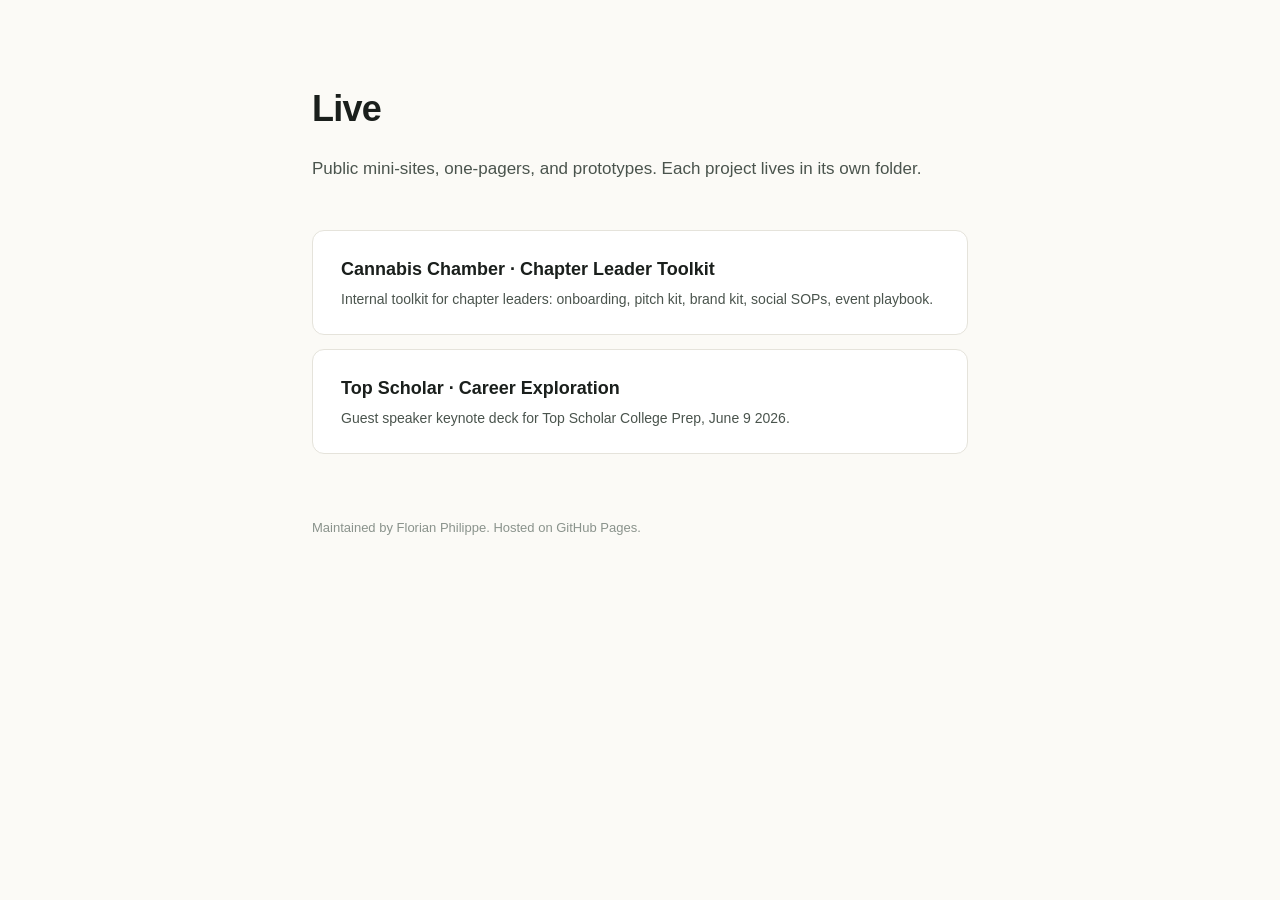
<file: index.html>
<!doctype html>
<html lang="en">
<head>
<meta charset="utf-8">
<meta name="viewport" content="width=device-width, initial-scale=1">
<title>Live · Florian Philippe</title>
<style>
  * { box-sizing: border-box; }
  body {
    margin: 0;
    font-family: -apple-system, BlinkMacSystemFont, "Inter", "Segoe UI", sans-serif;
    background: #fbfaf6;
    color: #1a1f1c;
    line-height: 1.6;
    -webkit-font-smoothing: antialiased;
  }
  .wrap { max-width: 720px; margin: 0 auto; padding: 80px 32px; }
  h1 { font-size: 36px; font-weight: 700; letter-spacing: -0.02em; margin: 0 0 8px; }
  .lede { font-size: 17px; color: #4a544d; margin-bottom: 48px; }
  .card {
    display: block;
    padding: 24px 28px;
    border-radius: 12px;
    border: 1px solid #e5e3db;
    background: #fff;
    text-decoration: none;
    color: inherit;
    margin-bottom: 14px;
    transition: all 0.15s;
  }
  .card:hover { transform: translateY(-2px); box-shadow: 0 6px 20px rgba(0,0,0,0.06); border-color: #1a1f1c; }
  .card h2 { margin: 0 0 4px; font-size: 18px; }
  .card p { margin: 0; font-size: 14px; color: #4a544d; }
  footer { margin-top: 64px; font-size: 13px; color: #8a938c; }
</style>
</head>
<body>
<div class="wrap">
  <h1>Live</h1>
  <p class="lede">Public mini-sites, one-pagers, and prototypes. Each project lives in its own folder.</p>

  <a class="card" href="./cannabis-chamber-toolkit/">
    <h2>Cannabis Chamber · Chapter Leader Toolkit</h2>
    <p>Internal toolkit for chapter leaders: onboarding, pitch kit, brand kit, social SOPs, event playbook.</p>
  </a>

  <a class="card" href="./top-scholar-keynote/">
    <h2>Top Scholar · Career Exploration</h2>
    <p>Guest speaker keynote deck for Top Scholar College Prep, June 9 2026.</p>
  </a>

  <footer>Maintained by Florian Philippe. Hosted on GitHub Pages.</footer>
</div>
</body>
</html>
</file>
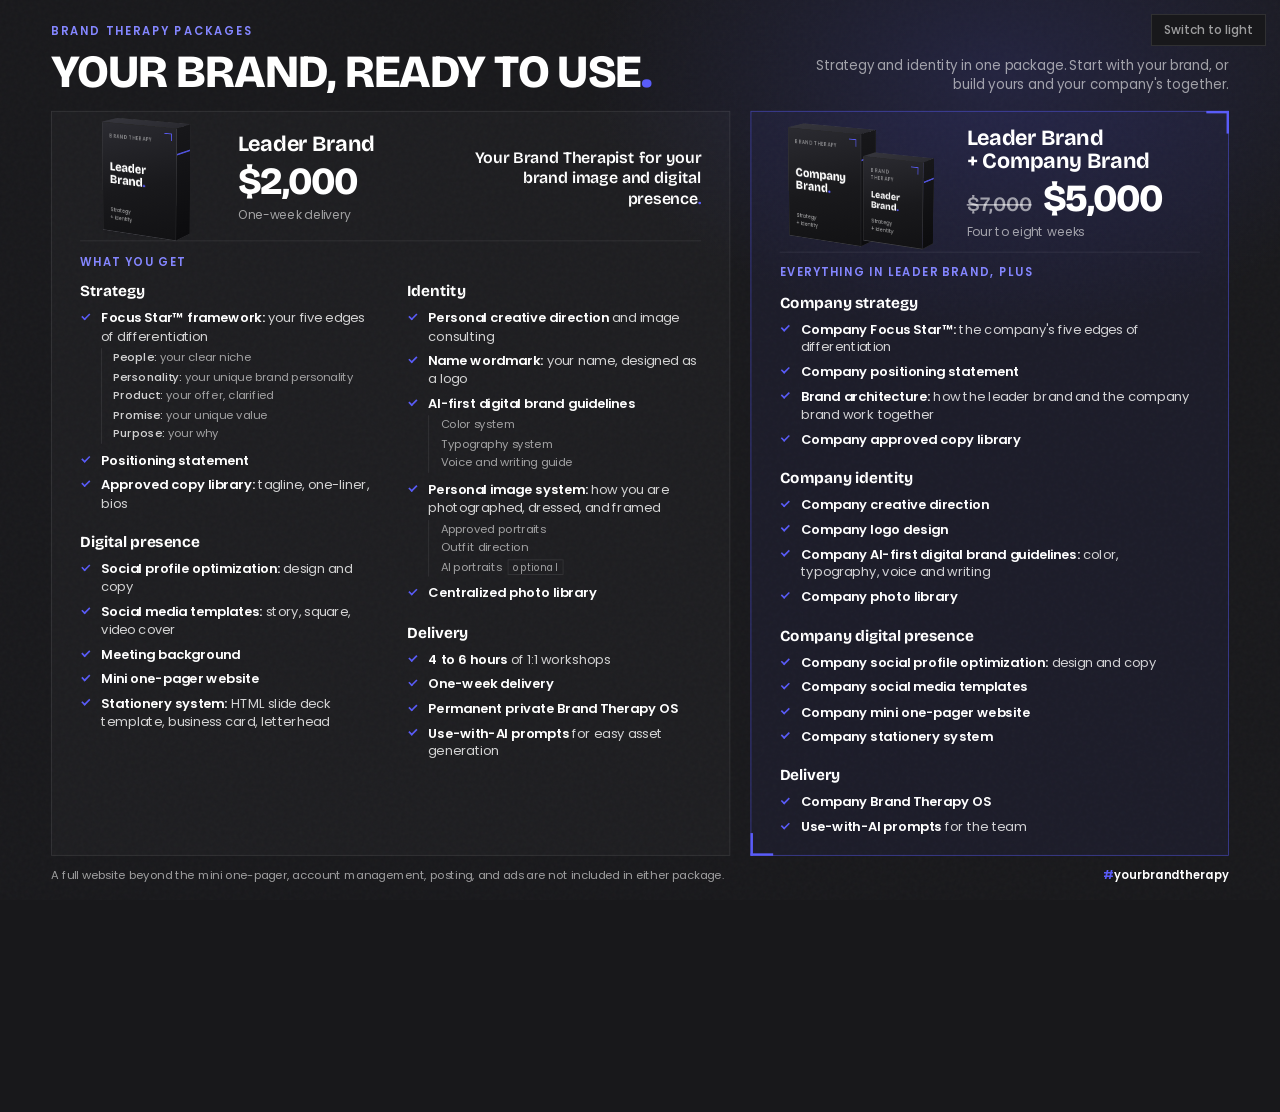
<file: bt-packages-r7q4/index.html>
<!DOCTYPE html>
<html lang="en">
<head>
<meta charset="utf-8">
<meta name="viewport" content="width=device-width, initial-scale=1">
<meta name="robots" content="noindex, nofollow">
<title>Brand Therapy packages</title>
<!-- Private review page for T-44. Not for publication.
     Content source: website-docs/OFFER-PACKAGES.md (single source of truth for packages).
     Dark is the default. Light: add ?theme=light to the URL, or use the switch.
     Built as a responsive pricing section so it can move into website/for-founders.html
     and website/for-brands.html. Package boxes reuse the CSS 3D box from those pages (T-58). -->
<script>
(function () {
  var t = new URLSearchParams(location.search).get('theme');
  document.documentElement.setAttribute('data-theme', t === 'light' ? 'light' : 'dark');
})();
</script>
<link rel="preconnect" href="https://fonts.googleapis.com">
<link rel="preconnect" href="https://fonts.gstatic.com" crossorigin>
<link href="https://fonts.googleapis.com/css2?family=Bricolage+Grotesque:opsz,wght@12..96,400;12..96,600;12..96,700;12..96,800&family=Poppins:wght@400;500;600&display=swap" rel="stylesheet">
<style>
:root {
  --accent: #5A5CF9;
  --ff-h: 'Bricolage Grotesque', system-ui, sans-serif;
  --ff-b: 'Poppins', system-ui, sans-serif;
  --u: 1vw;
  --ease-out-expo: cubic-bezier(0.16, 1, 0.3, 1);
}
:root[data-theme="dark"] {
  --bg: #18181B;
  --ink: #FFFFFF;
  --text: rgba(255,255,255,0.80);
  --soft: rgba(255,255,255,0.58);
  --line: rgba(255,255,255,0.10);
  --card: rgba(255,255,255,0.025);
  --card-feat: rgba(90,92,249,0.06);
  --feat-line: rgba(90,92,249,0.55);
  --label: #8486FF;
  --glow: rgba(90,92,249,0.16);
  --grain: 0.03;
  --box-shadow: rgba(0,0,0,0.6);
}
:root[data-theme="light"] {
  --bg: #F5F5F7;
  --ink: #18181B;
  --text: rgba(24,24,27,0.82);
  --soft: rgba(24,24,27,0.60);
  --line: rgba(24,24,27,0.12);
  --card: #FFFFFF;
  --card-feat: #FFFFFF;
  --feat-line: rgba(90,92,249,0.70);
  --label: #4648E0;
  --glow: rgba(90,92,249,0.10);
  --grain: 0;
  --box-shadow: rgba(24,24,27,0.28);
}
*, *::before, *::after { box-sizing: border-box; margin: 0; padding: 0; }
html { background: var(--bg); -webkit-font-smoothing: antialiased; }
body { font-family: var(--ff-b); color: var(--text); background: var(--bg); }
.purple-dot { color: var(--accent); }

.pricing { position: relative; overflow: hidden; min-height: 100vh; min-height: var(--fit-h, 100vh); padding: clamp(28px, calc(3.4 * var(--u)), 56px) clamp(16px, calc(4 * var(--u)), 80px) clamp(24px, calc(2.4 * var(--u)), 40px); }
.pricing::before {
  content: ''; position: absolute; inset: 0; z-index: 0; opacity: var(--grain); pointer-events: none;
  background-image: url("data:image/svg+xml,%3Csvg viewBox='0 0 256 256' xmlns='http://www.w3.org/2000/svg'%3E%3Cfilter id='n'%3E%3CfeTurbulence type='fractalNoise' baseFrequency='0.9' numOctaves='4' stitchTiles='stitch'/%3E%3C/filter%3E%3Crect width='100%25' height='100%25' filter='url(%23n)'/%3E%3C/svg%3E");
}
.glow { position: absolute; z-index: 0; width: 1100px; height: 700px; right: -200px; top: -260px; background: radial-gradient(ellipse at center, var(--glow) 0%, transparent 65%); pointer-events: none; }
.inner { position: relative; z-index: 1; max-width: 1720px; margin: 0 auto; }

.head { display: flex; justify-content: space-between; align-items: flex-end; gap: 32px; margin-bottom: clamp(20px, calc(2 * var(--u)), 32px); }
.eyebrow { font-size: 14px; font-weight: 600; letter-spacing: 0.18em; text-transform: uppercase; color: var(--label); margin-bottom: 12px; }
h1 { font-family: var(--ff-h); font-weight: 800; font-size: clamp(34px, calc(3.6 * var(--u)), 64px); line-height: 1; letter-spacing: -0.02em; text-transform: uppercase; color: var(--ink); }
.head-note { font-size: clamp(15px, calc(1.05 * var(--u)), 19px); line-height: 1.5; color: var(--soft); max-width: 520px; text-align: right; }

.cards { display: grid; grid-template-columns: minmax(0, 1.42fr) minmax(0, 1fr); gap: clamp(16px, calc(1.6 * var(--u)), 28px); align-items: stretch; }
.card { position: relative; border: 1px solid var(--line); background: var(--card); padding: clamp(20px, calc(1.8 * var(--u)), 32px) clamp(20px, calc(2.2 * var(--u)), 40px) clamp(22px, calc(2 * var(--u)), 34px); }
.card.featured { border-color: var(--feat-line); background: var(--card-feat); }
.card .vf { position: absolute; width: 28px; height: 28px; border-color: var(--accent); border-style: solid; }
.card .vf.tr { top: -1px; right: -1px; border-width: 3px 3px 0 0; }
.card .vf.bl { bottom: -1px; left: -1px; border-width: 0 0 3px 3px; }

.card-top { display: flex; align-items: center; gap: clamp(16px, calc(2 * var(--u)), 36px); padding-bottom: clamp(16px, calc(1.4 * var(--u)), 24px); margin-bottom: clamp(16px, calc(1.4 * var(--u)), 24px); border-bottom: 1px solid var(--line); }
.tier-name { font-family: var(--ff-h); font-weight: 700; font-size: clamp(22px, calc(1.7 * var(--u)), 30px); line-height: 1.08; letter-spacing: -0.01em; color: var(--ink); margin-bottom: 8px; }
.price-row { display: flex; flex-wrap: wrap; align-items: baseline; gap: 4px 14px; margin-bottom: 6px; }
.price { font-family: var(--ff-h); font-weight: 800; font-size: clamp(40px, calc(3 * var(--u)), 56px); line-height: 1; letter-spacing: -0.03em; color: var(--ink); }
.price-ref { font-family: var(--ff-h); font-weight: 600; font-size: clamp(22px, calc(1.6 * var(--u)), 30px); line-height: 1; color: var(--soft); text-decoration: line-through; text-decoration-thickness: 2px; }
.timing { font-size: 15px; color: var(--soft); }

.plus { font-size: 14px; font-weight: 600; letter-spacing: 0.14em; text-transform: uppercase; color: var(--label); margin-bottom: clamp(12px, calc(1 * var(--u)), 18px); }
.groups { display: grid; gap: clamp(16px, calc(1.4 * var(--u)), 24px) clamp(24px, calc(2.6 * var(--u)), 48px); }
.groups.two { grid-template-columns: repeat(2, minmax(0, 1fr)); align-items: start; }
.col { display: grid; gap: clamp(16px, calc(1.4 * var(--u)), 24px); }
.role { margin-left: auto; max-width: 300px; font-family: var(--ff-h); font-weight: 600; font-size: clamp(17px, calc(1.25 * var(--u)), 22px); line-height: 1.3; color: var(--ink); text-align: right; }
.group h3 { font-family: var(--ff-h); font-weight: 700; font-size: 19px; line-height: 1.2; color: var(--ink); margin-bottom: 6px; }
.list, .sub { list-style: none; }
.list > li { position: relative; padding: 4px 0 4px 26px; font-size: 16px; line-height: 1.4; color: var(--text); }
.list > li::before { content: ''; position: absolute; left: 2px; top: 9px; width: 10px; height: 6px; border-left: 2px solid var(--accent); border-bottom: 2px solid var(--accent); transform: rotate(-45deg); }
.list strong { color: var(--ink); font-weight: 600; }
.sub { margin: 3px 0 2px; padding-left: 14px; border-left: 1px solid var(--line); }
.sub li { padding: 2px 0; font-size: 14px; line-height: 1.4; color: var(--soft); }
.sub li strong { color: var(--text); font-weight: 500; }
.opt { font-size: 12px; letter-spacing: 0.04em; color: var(--soft); border: 1px solid var(--line); padding: 0 6px; margin-left: 4px; white-space: nowrap; }

.foot { display: flex; justify-content: space-between; align-items: center; gap: 24px; margin-top: clamp(16px, calc(1.6 * var(--u)), 26px); font-size: 14px; color: var(--soft); }
.tag { font-weight: 600; color: var(--ink); letter-spacing: 0.02em; }
.tag .hash { color: var(--accent); }

/* Review control, not part of the section. */
.theme-switch { position: fixed; z-index: 5; top: 14px; right: 14px; font: 500 12px var(--ff-b); color: var(--soft); background: var(--bg); border: 1px solid var(--line); padding: 6px 12px; cursor: pointer; }
.theme-switch:hover { color: var(--ink); border-color: var(--accent); }
@media print { .theme-switch { display: none; } }

/* Package box: same construction as the website pricing section (T-58). Stays dark in both themes. */
.pkg-stage { position: relative; flex: none; display: flex; justify-content: center; align-items: center; width: 190px; height: 190px; perspective: 1400px; }
.pkg-stage.duo { width: 232px; }
.pkg-stage::after { content: ''; position: absolute; left: 50%; bottom: 0; width: 70%; height: 22px; transform: translateX(-50%); background: radial-gradient(ellipse at center, var(--box-shadow) 0%, transparent 70%); filter: blur(6px); z-index: 0; }
.pkg-box { --w: 122px; --h: 160px; --d: 42px; position: relative; z-index: 1; width: var(--w); height: var(--h); transform-style: preserve-3d; transform: rotateX(-12deg) rotateY(-30deg); transition: transform 1.2s var(--ease-out-expo); }
.pkg-stage:hover .pkg-box { transform: rotateX(-10deg) rotateY(-22deg); }
.pkg-box.sm { --w: 96px; --h: 126px; --d: 34px; margin-left: -14px; margin-top: 46px; z-index: 2; }
.pkg-face { position: absolute; top: 0; left: 0; }
.pkg-front { width: var(--w); height: var(--h); transform: translateZ(calc(var(--d) / 2)); background: linear-gradient(165deg, #2B2B31 0%, #19191C 55%, #121214 100%); border: 1px solid rgba(255,255,255,0.09); padding: 14px 12px; display: flex; flex-direction: column; justify-content: space-between; text-align: left; overflow: hidden; }
.pkg-side { width: var(--d); height: var(--h); left: calc((var(--w) - var(--d)) / 2); transform: rotateY(90deg) translateZ(calc(var(--w) / 2)); background: linear-gradient(180deg, #17171A 0%, #0C0C0E 100%); border: 1px solid rgba(255,255,255,0.05); }
.pkg-side::before { content: ''; position: absolute; left: 0; right: 0; top: 22%; height: 2px; background: var(--accent); opacity: 0.85; }
.pkg-top { width: var(--w); height: var(--d); top: calc((var(--h) - var(--d)) / 2); transform: rotateX(90deg) translateZ(calc(var(--h) / 2)); background: linear-gradient(90deg, #35353C 0%, #2A2A30 100%); border: 1px solid rgba(255,255,255,0.08); }
.pkg-kicker { font-family: var(--ff-b); font-size: 7px; font-weight: 600; letter-spacing: 0.22em; text-transform: uppercase; color: rgba(255,255,255,0.45); }
.pkg-name { font-family: var(--ff-h); font-weight: 800; font-size: 18px; line-height: 1.02; color: #FFFFFF; letter-spacing: -0.01em; }
.pkg-box.sm .pkg-name { font-size: 14px; }
.pkg-tag { font-family: var(--ff-b); font-size: 8px; font-weight: 500; color: rgba(255,255,255,0.55); line-height: 1.4; }
.pkg-corner { position: absolute; width: 11px; height: 11px; border-color: var(--accent); border-style: solid; top: 7px; right: 7px; border-width: 2px 2px 0 0; }

@media (max-width: 1180px) {
  .cards { grid-template-columns: 1fr; }
}
@media (max-width: 720px) {
  .head { flex-direction: column; align-items: flex-start; }
  .head-note { text-align: left; }
  .groups.two { grid-template-columns: 1fr; }
  .col { display: contents; }
  .g1 { order: 1; } .g2 { order: 2; } .g3 { order: 3; } .col .group:not(.g1):not(.g2):not(.g3) { order: 4; }
  .theme-switch { top: auto; bottom: 14px; }
  .card-top { flex-direction: column; align-items: flex-start; }
  .role { margin-left: 0; text-align: left; max-width: none; }
  .pkg-stage, .pkg-stage.duo { width: 100%; }
  .foot { flex-direction: column; align-items: flex-start; }
}

/* One-screen fit: on wide screens the section is laid out on a wider canvas and scaled down so it never scrolls. */
html.fit, html.fit body { height: 100%; overflow: hidden; }
html.fit .pricing { transform-origin: 0 0; padding-top: calc(1.8 * var(--u)); padding-bottom: calc(1.2 * var(--u)); }
html.fit .inner { max-width: none; }
html.fit .head { margin-bottom: calc(1.2 * var(--u)); }
html.fit .pkg-stage { height: 150px; zoom: 0.86; }
html.fit .card { padding-top: calc(1.1 * var(--u)); padding-bottom: calc(1.2 * var(--u)); }
html.fit .card-top { padding-bottom: calc(0.8 * var(--u)); margin-bottom: calc(0.9 * var(--u)); }
html.fit .foot { margin-top: calc(0.9 * var(--u)); }
</style>
</head>
<body>
<button class="theme-switch" id="themeSwitch" type="button">Switch to light</button>
<main class="pricing" id="pricing" aria-label="Brand Therapy packages">
  <div class="glow"></div>
  <div class="inner">

  <header class="head">
    <div>
      <div class="eyebrow">Brand Therapy packages</div>
      <h1>Your brand, ready to use<span class="purple-dot">.</span></h1>
    </div>
    <p class="head-note">Strategy and identity in one package. Start with your brand, or build yours and your company's together.</p>
  </header>

  <section class="cards">
    <article class="card">
      <div class="card-top">
        <div class="pkg-stage"><div class="pkg-box" aria-hidden="true"><div class="pkg-face pkg-top"></div><div class="pkg-face pkg-side"></div><div class="pkg-face pkg-front"><span class="pkg-corner"></span><span class="pkg-kicker">Brand Therapy</span><span class="pkg-name">Leader<br>Brand<span class="purple-dot">.</span></span><span class="pkg-tag">Strategy<br>+ Identity</span></div></div></div>
        <div>
          <h2 class="tier-name">Leader Brand</h2>
          <div class="price-row"><span class="price">$2,000</span></div>
          <p class="timing">One-week delivery</p>
        </div>
        <p class="role">Your Brand Therapist for your brand image and digital presence<span class="purple-dot">.</span></p>
      </div>
      <p class="plus">What you get</p>
      <div class="groups two">
        <div class="col">
        <div class="group g1">
          <h3>Strategy</h3>
          <ul class="list">
            <li><strong>Focus Star&trade; framework:</strong> your five edges of differentiation
              <ul class="sub">
                <li><strong>People:</strong> your clear niche</li>
                <li><strong>Personality:</strong> your unique brand personality</li>
                <li><strong>Product:</strong> your offer, clarified</li>
                <li><strong>Promise:</strong> your unique value</li>
                <li><strong>Purpose:</strong> your why</li>
              </ul>
            </li>
            <li><strong>Positioning statement</strong></li>
            <li><strong>Approved copy library:</strong> tagline, one-liner, bios</li>
          </ul>
        </div>
        <div class="group g3">
          <h3>Digital presence</h3>
          <ul class="list">
            <li><strong>Social profile optimization:</strong> design and copy</li>
            <li><strong>Social media templates:</strong> story, square, video cover</li>
            <li><strong>Meeting background</strong></li>
            <li><strong>Mini one-pager website</strong></li>
            <li><strong>Stationery system:</strong> HTML slide deck template, business card, letterhead</li>
          </ul>
        </div>
        </div>
        <div class="col">
        <div class="group g2">
          <h3>Identity</h3>
          <ul class="list">
            <li><strong>Personal creative direction</strong> and image consulting</li>
            <li><strong>Name wordmark:</strong> your name, designed as a logo</li>
            <li><strong>AI-first digital brand guidelines</strong>
              <ul class="sub">
                <li>Color system</li>
                <li>Typography system</li>
                <li>Voice and writing guide</li>
              </ul>
            </li>
            <li><strong>Personal image system:</strong> how you are photographed, dressed, and framed
              <ul class="sub">
                <li>Approved portraits</li>
                <li>Outfit direction</li>
                <li>AI portraits <span class="opt">optional</span></li>
              </ul>
            </li>
            <li><strong>Centralized photo library</strong></li>
          </ul>
        </div>
        <div class="group">
          <h3>Delivery</h3>
          <ul class="list">
            <li><strong>4 to 6 hours</strong> of 1:1 workshops</li>
            <li><strong>One-week delivery</strong></li>
            <li><strong>Permanent private Brand Therapy OS</strong></li>
            <li><strong>Use-with-AI prompts</strong> for easy asset generation</li>
          </ul>
        </div>
        </div>
      </div>
    </article>

    <article class="card featured">
      <span class="vf tr"></span><span class="vf bl"></span>
      <div class="card-top">
        <div class="pkg-stage duo"><div class="pkg-box" aria-hidden="true"><div class="pkg-face pkg-top"></div><div class="pkg-face pkg-side"></div><div class="pkg-face pkg-front"><span class="pkg-corner"></span><span class="pkg-kicker">Brand Therapy</span><span class="pkg-name">Company<br>Brand<span class="purple-dot">.</span></span><span class="pkg-tag">Strategy<br>+ Identity</span></div></div><div class="pkg-box sm" aria-hidden="true"><div class="pkg-face pkg-top"></div><div class="pkg-face pkg-side"></div><div class="pkg-face pkg-front"><span class="pkg-corner"></span><span class="pkg-kicker">Brand Therapy</span><span class="pkg-name">Leader<br>Brand<span class="purple-dot">.</span></span><span class="pkg-tag">Strategy<br>+ Identity</span></div></div></div>
        <div>
          <h2 class="tier-name">Leader Brand<br>+ Company Brand</h2>
          <div class="price-row"><span class="price-ref" aria-label="Reference price 7,000 dollars, struck through">$7,000</span><span class="price">$5,000</span></div>
          <p class="timing">Four to eight weeks</p>
        </div>
      </div>
      <p class="plus">Everything in Leader Brand, plus</p>
      <div class="groups">
        <div class="group">
          <h3>Company strategy</h3>
          <ul class="list">
            <li><strong>Company Focus Star&trade;:</strong> the company's five edges of differentiation</li>
            <li><strong>Company positioning statement</strong></li>
            <li><strong>Brand architecture:</strong> how the leader brand and the company brand work together</li>
            <li><strong>Company approved copy library</strong></li>
          </ul>
        </div>
        <div class="group">
          <h3>Company identity</h3>
          <ul class="list">
            <li><strong>Company creative direction</strong></li>
            <li><strong>Company logo design</strong></li>
            <li><strong>Company AI-first digital brand guidelines:</strong> color, typography, voice and writing</li>
            <li><strong>Company photo library</strong></li>
          </ul>
        </div>
        <div class="group">
          <h3>Company digital presence</h3>
          <ul class="list">
            <li><strong>Company social profile optimization:</strong> design and copy</li>
            <li><strong>Company social media templates</strong></li>
            <li><strong>Company mini one-pager website</strong></li>
            <li><strong>Company stationery system</strong></li>
          </ul>
        </div>
        <div class="group">
          <h3>Delivery</h3>
          <ul class="list">
            <li><strong>Company Brand Therapy OS</strong></li>
            <li><strong>Use-with-AI prompts</strong> for the team</li>
          </ul>
        </div>
      </div>
    </article>
  </section>

  <footer class="foot">
    <span>A full website beyond the mini one-pager, account management, posting, and ads are not included in either package.</span>
    <span class="tag"><span class="hash">#</span>yourbrandtherapy</span>
  </footer>

  </div>
</main>
<script>
(function () {
  var root = document.documentElement, btn = document.getElementById('themeSwitch');
  function label() { btn.textContent = root.getAttribute('data-theme') === 'light' ? 'Switch to dark' : 'Switch to light'; }
  btn.addEventListener('click', function () {
    var next = root.getAttribute('data-theme') === 'light' ? 'dark' : 'light';
    root.setAttribute('data-theme', next);
    var u = new URL(location.href); u.searchParams.set('theme', next); history.replaceState(null, '', u);
    label();
  });
  label();
})();
</script>
<script>
(function () {
  var root = document.documentElement, el = document.getElementById('pricing');
  function clear() { root.classList.remove('fit'); el.style.cssText = ''; }
  function natural(w) { el.style.width = w + 'px'; el.style.setProperty('--u', (w / 100) + 'px'); el.style.setProperty('--fit-h', '0px'); return el.scrollHeight; }
  function fit() {
    var vw = window.innerWidth, vh = window.innerHeight;
    clear();
    if (vw <= 1180 || window.matchMedia('print').matches) return;
    root.classList.add('fit');
    var lo = vw, hi = vw * 3, w = vw;
    if (natural(vw) > vh) {
      for (var i = 0; i < 18; i++) { w = (lo + hi) / 2; if (natural(w) * (vw / w) > vh) lo = w; else hi = w; }
      w = Math.ceil(hi);
    }
    natural(w);
    var k = vw / w;
    el.style.setProperty('--fit-h', (vh / k) + 'px');
    el.style.transform = k < 1 ? 'scale(' + k + ')' : '';
    root.setAttribute('data-fit-scale', k.toFixed(3));
  }
  window.addEventListener('resize', fit);
  if (document.fonts && document.fonts.ready) document.fonts.ready.then(fit);
  fit();
})();
</script>
</body>
</html>
</file>
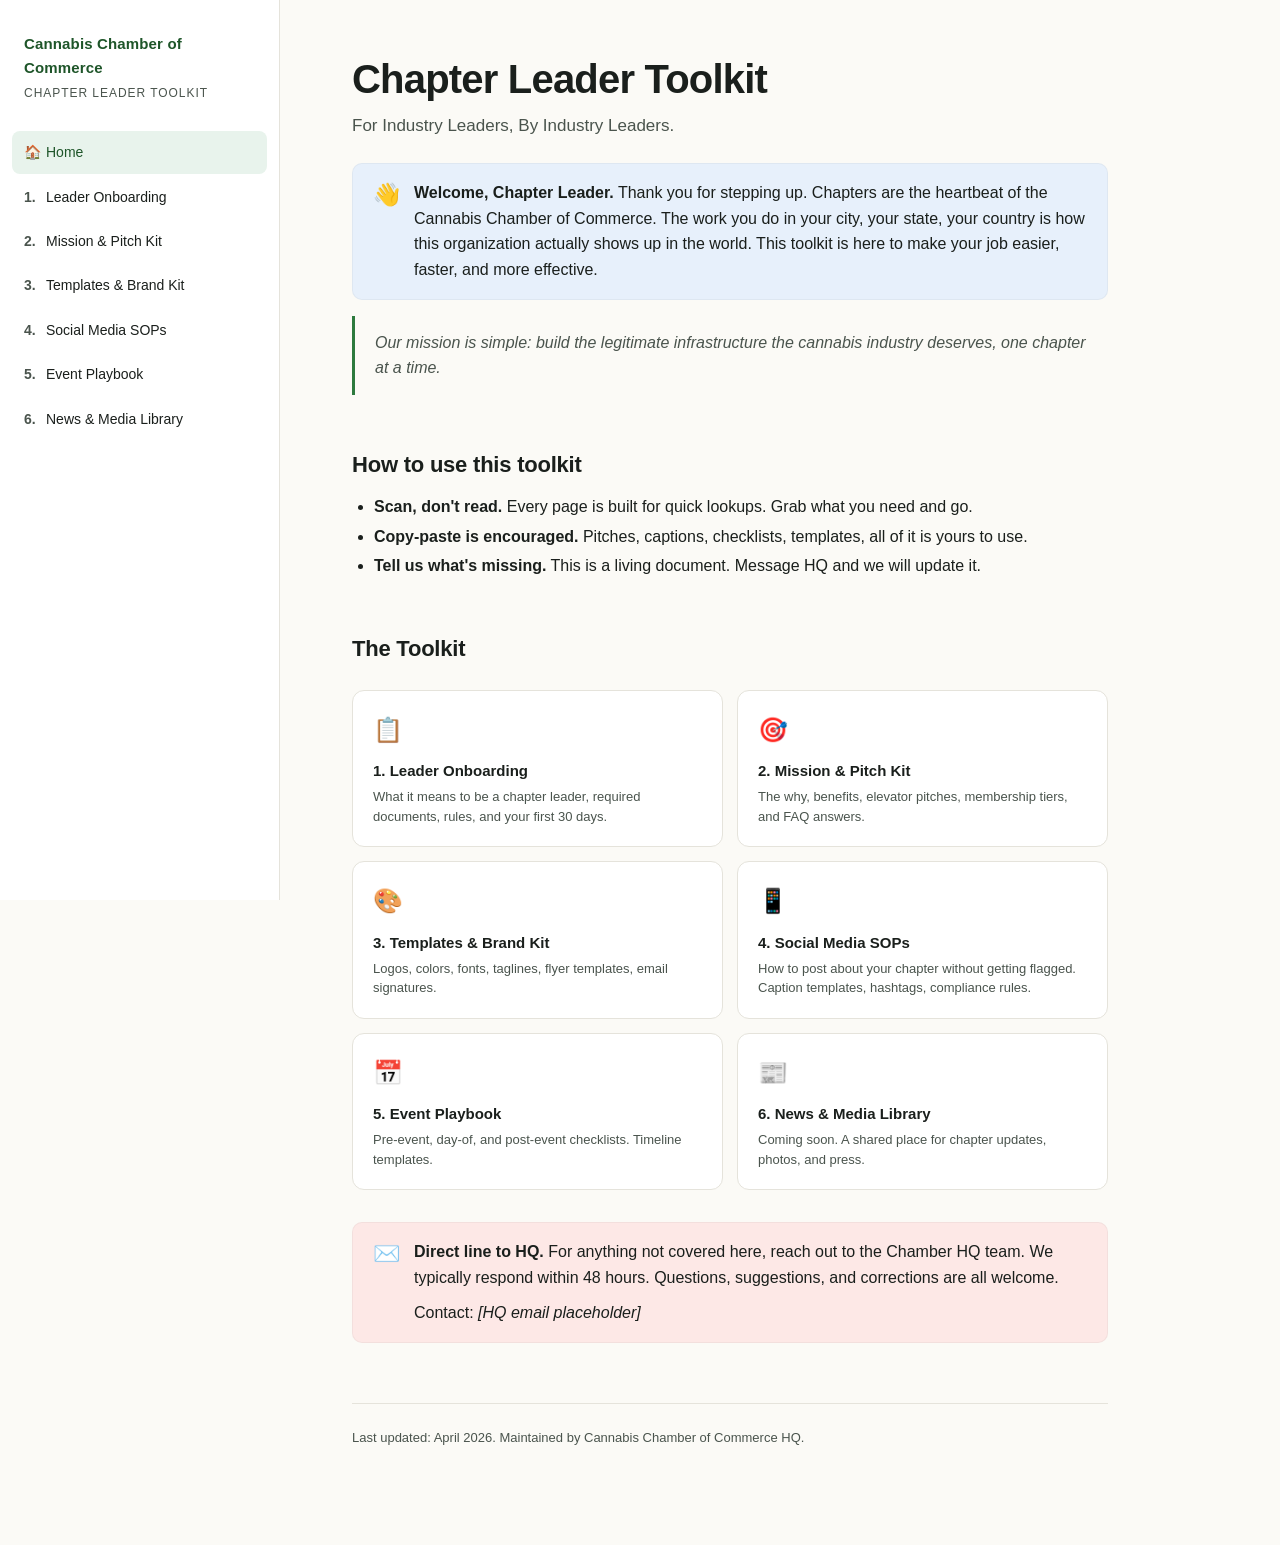
<file: cannabis-chamber-toolkit/index.html>
<!doctype html>
<html lang="en">
<head>
<meta charset="utf-8">
<meta name="viewport" content="width=device-width, initial-scale=1">
<title>Chapter Leader Toolkit · Cannabis Chamber of Commerce</title>
<style>
  :root {
    --green: #2d7a3e;
    --green-dark: #1e5529;
    --green-soft: #e8f3ec;
    --ink: #1a1f1c;
    --ink-soft: #4a544d;
    --paper: #fbfaf6;
    --card: #ffffff;
    --border: #e5e3db;
    --purple: #efeaff;
    --pink: #fde9ef;
    --orange: #fdead1;
    --yellow: #fef6d6;
    --red: #fde8e6;
    --blue: #e7f0fb;
    --gray: #f0efea;
  }
  * { box-sizing: border-box; }
  html, body { margin: 0; padding: 0; }
  body {
    font-family: -apple-system, BlinkMacSystemFont, "Inter", "Segoe UI", sans-serif;
    background: var(--paper);
    color: var(--ink);
    line-height: 1.6;
    -webkit-font-smoothing: antialiased;
  }
  .layout {
    display: grid;
    grid-template-columns: 280px 1fr;
    min-height: 100vh;
  }
  aside {
    background: var(--card);
    border-right: 1px solid var(--border);
    padding: 32px 24px;
    position: sticky;
    top: 0;
    height: 100vh;
    overflow-y: auto;
  }
  aside .logo {
    font-weight: 700;
    font-size: 15px;
    letter-spacing: 0.01em;
    color: var(--green-dark);
    margin-bottom: 4px;
  }
  aside .tag {
    font-size: 12px;
    color: var(--ink-soft);
    text-transform: uppercase;
    letter-spacing: 0.08em;
    margin-bottom: 28px;
  }
  aside nav a {
    display: block;
    padding: 10px 12px;
    margin: 2px -12px;
    border-radius: 8px;
    text-decoration: none;
    color: var(--ink);
    font-size: 14px;
    font-weight: 500;
    transition: background 0.12s;
  }
  aside nav a:hover { background: var(--green-soft); }
  aside nav a.active { background: var(--green-soft); color: var(--green-dark); }
  aside nav a .num {
    display: inline-block;
    width: 22px;
    color: var(--ink-soft);
    font-weight: 600;
  }
  main {
    padding: 56px 72px 96px;
    max-width: 900px;
  }
  section {
    display: none;
    animation: fade 0.2s;
  }
  section.active { display: block; }
  @keyframes fade { from { opacity: 0; transform: translateY(4px); } to { opacity: 1; transform: none; } }
  h1 {
    font-size: 40px;
    line-height: 1.15;
    font-weight: 700;
    letter-spacing: -0.02em;
    margin: 0 0 8px;
  }
  h2 {
    font-size: 22px;
    font-weight: 700;
    letter-spacing: -0.01em;
    margin: 40px 0 12px;
    padding-top: 12px;
  }
  h3 {
    font-size: 17px;
    font-weight: 700;
    margin: 24px 0 6px;
  }
  p { margin: 10px 0; }
  .lede {
    font-size: 17px;
    color: var(--ink-soft);
    margin-bottom: 24px;
  }
  ul, ol { padding-left: 22px; margin: 10px 0; }
  li { margin: 4px 0; }
  li input[type=checkbox] { margin-right: 6px; }
  hr {
    border: none;
    border-top: 1px solid var(--border);
    margin: 36px 0;
  }
  blockquote {
    margin: 16px 0;
    padding: 14px 20px;
    border-left: 3px solid var(--green);
    background: transparent;
    font-style: italic;
    color: var(--ink-soft);
  }
  .callout {
    display: flex;
    gap: 14px;
    padding: 16px 20px;
    border-radius: 10px;
    margin: 16px 0;
    background: var(--gray);
    border: 1px solid rgba(0,0,0,0.04);
  }
  .callout .icon { font-size: 22px; line-height: 1.4; flex-shrink: 0; }
  .callout .body { flex: 1; }
  .callout p:first-child { margin-top: 0; }
  .callout p:last-child { margin-bottom: 0; }
  .callout.blue { background: var(--blue); }
  .callout.green { background: var(--green-soft); }
  .callout.purple { background: var(--purple); }
  .callout.pink { background: var(--pink); }
  .callout.orange { background: var(--orange); }
  .callout.yellow { background: var(--yellow); }
  .callout.red { background: var(--red); }
  .callout.gray { background: var(--gray); }
  table {
    width: 100%;
    border-collapse: collapse;
    margin: 18px 0;
    font-size: 14px;
  }
  th, td {
    padding: 10px 14px;
    text-align: left;
    border-bottom: 1px solid var(--border);
    vertical-align: top;
  }
  th {
    background: var(--gray);
    font-weight: 600;
    font-size: 13px;
    text-transform: uppercase;
    letter-spacing: 0.04em;
    color: var(--ink-soft);
  }
  code, pre {
    font-family: "SF Mono", Menlo, Consolas, monospace;
    font-size: 13px;
  }
  pre {
    background: #1a1f1c;
    color: #e8e8e4;
    padding: 18px 22px;
    border-radius: 10px;
    overflow-x: auto;
    line-height: 1.55;
    margin: 14px 0;
  }
  p code {
    background: var(--gray);
    padding: 2px 6px;
    border-radius: 4px;
  }
  .tier-grid {
    display: grid;
    grid-template-columns: repeat(3, 1fr);
    gap: 16px;
    margin: 24px 0;
  }
  .tier {
    padding: 24px;
    border-radius: 12px;
    border: 1px solid var(--border);
    background: var(--card);
  }
  .tier h3 { margin-top: 0; font-size: 15px; text-transform: uppercase; letter-spacing: 0.06em; }
  .tier .price { font-size: 28px; font-weight: 700; margin: 4px 0 2px; color: var(--green-dark); }
  .tier .sub { font-size: 12px; color: var(--ink-soft); margin-bottom: 14px; }
  .tier ul { font-size: 13px; padding-left: 18px; }
  .tier.gold { border: 2px solid var(--green); }
  .hub-grid {
    display: grid;
    grid-template-columns: repeat(2, 1fr);
    gap: 14px;
    margin: 24px 0 32px;
  }
  .hub-card {
    padding: 20px;
    border-radius: 12px;
    border: 1px solid var(--border);
    background: var(--card);
    text-decoration: none;
    color: var(--ink);
    transition: all 0.15s;
    display: block;
  }
  .hub-card:hover {
    border-color: var(--green);
    transform: translateY(-2px);
    box-shadow: 0 6px 20px rgba(45,122,62,0.08);
  }
  .hub-card .icon { font-size: 24px; margin-bottom: 10px; }
  .hub-card .title { font-weight: 700; font-size: 15px; margin-bottom: 4px; }
  .hub-card .desc { font-size: 13px; color: var(--ink-soft); line-height: 1.5; }
  .details {
    border: 1px solid var(--border);
    border-radius: 10px;
    padding: 4px 18px;
    margin: 10px 0;
    background: var(--card);
  }
  .details summary {
    cursor: pointer;
    font-weight: 600;
    padding: 12px 0;
    list-style: none;
  }
  .details summary::-webkit-details-marker { display: none; }
  .details summary::before { content: "▸ "; color: var(--green); margin-right: 4px; }
  .details[open] summary::before { content: "▾ "; }
  .details[open] { padding-bottom: 16px; }
  footer {
    margin-top: 60px;
    padding-top: 24px;
    border-top: 1px solid var(--border);
    font-size: 13px;
    color: var(--ink-soft);
  }
  @media (max-width: 900px) {
    .layout { grid-template-columns: 1fr; }
    aside { position: static; height: auto; }
    main { padding: 32px 24px 64px; }
    .tier-grid, .hub-grid { grid-template-columns: 1fr; }
    h1 { font-size: 30px; }
  }
</style>
</head>
<body>
<div class="layout">
  <aside>
    <div class="logo">Cannabis Chamber of Commerce</div>
    <div class="tag">Chapter Leader Toolkit</div>
    <nav id="nav">
      <a href="#home" data-section="home"><span class="num">🏠</span>Home</a>
      <a href="#onboarding" data-section="onboarding"><span class="num">1.</span>Leader Onboarding</a>
      <a href="#pitch" data-section="pitch"><span class="num">2.</span>Mission & Pitch Kit</a>
      <a href="#brand" data-section="brand"><span class="num">3.</span>Templates & Brand Kit</a>
      <a href="#social" data-section="social"><span class="num">4.</span>Social Media SOPs</a>
      <a href="#events" data-section="events"><span class="num">5.</span>Event Playbook</a>
      <a href="#news" data-section="news"><span class="num">6.</span>News & Media Library</a>
    </nav>
  </aside>
  <main>

    <!-- HOME -->
    <section id="home" class="active">
      <h1>Chapter Leader Toolkit</h1>
      <p class="lede">For Industry Leaders, By Industry Leaders.</p>

      <div class="callout blue">
        <div class="icon">👋</div>
        <div class="body">
          <p><strong>Welcome, Chapter Leader.</strong> Thank you for stepping up. Chapters are the heartbeat of the Cannabis Chamber of Commerce. The work you do in your city, your state, your country is how this organization actually shows up in the world. This toolkit is here to make your job easier, faster, and more effective.</p>
        </div>
      </div>

      <blockquote>Our mission is simple: build the legitimate infrastructure the cannabis industry deserves, one chapter at a time.</blockquote>

      <h2>How to use this toolkit</h2>
      <ul>
        <li><strong>Scan, don't read.</strong> Every page is built for quick lookups. Grab what you need and go.</li>
        <li><strong>Copy-paste is encouraged.</strong> Pitches, captions, checklists, templates, all of it is yours to use.</li>
        <li><strong>Tell us what's missing.</strong> This is a living document. Message HQ and we will update it.</li>
      </ul>

      <h2>The Toolkit</h2>
      <div class="hub-grid">
        <a class="hub-card" href="#onboarding" data-section="onboarding">
          <div class="icon">📋</div>
          <div class="title">1. Leader Onboarding</div>
          <div class="desc">What it means to be a chapter leader, required documents, rules, and your first 30 days.</div>
        </a>
        <a class="hub-card" href="#pitch" data-section="pitch">
          <div class="icon">🎯</div>
          <div class="title">2. Mission & Pitch Kit</div>
          <div class="desc">The why, benefits, elevator pitches, membership tiers, and FAQ answers.</div>
        </a>
        <a class="hub-card" href="#brand" data-section="brand">
          <div class="icon">🎨</div>
          <div class="title">3. Templates & Brand Kit</div>
          <div class="desc">Logos, colors, fonts, taglines, flyer templates, email signatures.</div>
        </a>
        <a class="hub-card" href="#social" data-section="social">
          <div class="icon">📱</div>
          <div class="title">4. Social Media SOPs</div>
          <div class="desc">How to post about your chapter without getting flagged. Caption templates, hashtags, compliance rules.</div>
        </a>
        <a class="hub-card" href="#events" data-section="events">
          <div class="icon">📅</div>
          <div class="title">5. Event Playbook</div>
          <div class="desc">Pre-event, day-of, and post-event checklists. Timeline templates.</div>
        </a>
        <a class="hub-card" href="#news" data-section="news">
          <div class="icon">📰</div>
          <div class="title">6. News & Media Library</div>
          <div class="desc">Coming soon. A shared place for chapter updates, photos, and press.</div>
        </a>
      </div>

      <div class="callout red">
        <div class="icon">✉️</div>
        <div class="body">
          <p><strong>Direct line to HQ.</strong> For anything not covered here, reach out to the Chamber HQ team. We typically respond within 48 hours. Questions, suggestions, and corrections are all welcome.</p>
          <p>Contact: <em>[HQ email placeholder]</em></p>
        </div>
      </div>

      <footer>Last updated: April 2026. Maintained by Cannabis Chamber of Commerce HQ.</footer>
    </section>

    <!-- ONBOARDING -->
    <section id="onboarding">
      <h1>1. Leader Onboarding</h1>
      <p class="lede">What being a chapter leader means, what you sign, and your first 30 days.</p>

      <div class="callout blue">
        <div class="icon">📋</div>
        <div class="body"><p><strong>Start here.</strong> This page walks you through what being a chapter leader actually means, what you need to sign, and what to do in your first 30 days.</p></div>
      </div>

      <h2>What it means to be a Chapter Leader</h2>
      <div class="callout gray">
        <div class="icon">🗓️</div>
        <div class="body"><p><strong>Leadership teams serve a 1-year term.</strong> Leaders are expected to attend all meetings and support and attend local chapter events in their region.</p></div>
      </div>
      <ul>
        <li>You are the <strong>face of the Chamber</strong> in your region. Members, sponsors, and the press will look to you first.</li>
        <li>You run at least <strong>one chapter touchpoint per month</strong> (event, call, meetup, or roundtable).</li>
        <li>You are a <strong>volunteer</strong>, not an employee. We respect your time.</li>
        <li>You are expected to <strong>follow Chamber brand and compliance rules</strong> (see Brand Kit and Social Media SOPs).</li>
      </ul>

      <h2>Leadership Commitment</h2>
      <div class="callout red">
        <div class="icon">⚠️</div>
        <div class="body"><p><strong>You must sign the Leadership Commitment and Code of Conduct before taking on a leadership role.</strong> Read it, sign it, return it to HQ.</p></div>
      </div>
      <p>By serving as a chapter leader, you commit to the following:</p>
      <ul>
        <li><strong>Become a formal paying member</strong> of the organization.</li>
        <li><strong>Attend all regularly scheduled meetings,</strong> with 1 absence permitted.</li>
        <li><strong>Support and attend the chapter events</strong> in your region.</li>
        <li><strong>Demonstrate appropriate leadership, reliability, and professionalism</strong> in any roles, duties, or obligations you volunteer for within the organization.</li>
      </ul>
      <div class="callout red">
        <div class="icon">🚨</div>
        <div class="body"><p><strong>Any board member that does not meet the above commitments could be subject for removal from the organization.</strong></p></div>
      </div>

      <h2>Leadership Code of Conduct</h2>
      <p>The Cannabis Chamber of Commerce strives to create a more open and inclusive environment for professionals of the cannabis industry and shall not tolerate any forms of aggression, harassment or discrimination. As a leader and member of this organization, you are expected to conduct yourself professionally, ethically, and responsibly, with the understanding that your actions reflect on the reputation of our organization.</p>

      <details class="details"><summary>Civility and respect</summary><p>A member shall conduct oneself with civility and respect towards all others.</p></details>
      <details class="details"><summary>Rules of order</summary><p>A member shall observe and abide by the rules of order and shall maintain decorum during meetings.</p></details>
      <details class="details"><summary>At all times, including online</summary><p>A member shall observe and abide by the principles embodied in the Code of Conduct at all times, including when engaged in electronic communications: phone calls, text messages, emails, social media, and social networking sites.</p></details>
      <details class="details"><summary>No disparagement or harassment</summary>
        <p>A member shall not disparage or harass others in any meetings or events associated with the organization. Harassment includes, but is not limited to:</p>
        <ul>
          <li>Deliberate intimidation, stalking, or following of a person</li>
          <li>Slurs, epithets, name-calling, ridicule, threats, or obscene gestures</li>
          <li>Displaying inappropriate or offensive images at any organization meeting, event, or space</li>
          <li>Unwelcome advances</li>
          <li>Coercing inappropriate sexual or other conduct in exchange for a benefit</li>
          <li>Retaliation against complainant or witnesses to harassment</li>
          <li>Advocating for, or encouraging any of the above behavior</li>
        </ul>
      </details>
      <details class="details"><summary>No discrimination</summary><p>A member shall not discriminate against nor use discriminating language on the basis of race, color, ancestry, national origin, religion, sex, disability, age, genetic information, marital status, sexual orientation, gender identity and expression, medical condition, immigration status, physical appearance, military or veteran status, or the status as a victim of domestic violence, assault, or stalking.</p></details>
      <details class="details"><summary>No detrimental actions</summary><p>A member shall not engage in any actions detrimental to The Cannabis Chamber of Commerce.</p></details>
      <details class="details"><summary>Fulfill your duties</summary><p>A volunteer leader shall fulfill their duties as detailed in the Leadership Commitment.</p></details>

      <div class="callout yellow">
        <div class="icon">⚖️</div>
        <div class="body"><p><strong>Violations may result in removal.</strong> Members who violate this Code of Conduct or otherwise break down order may be ejected from any meeting, and may be subject to censure, suspension, or removal from the organization.</p></div>
      </div>

      <h2>Required documents</h2>
      <ul>
        <li><input type="checkbox"> Signed <strong>Board Member Commitment and Code of Conduct</strong></li>
        <li><input type="checkbox"> Active <strong>paying membership</strong> in the Chamber (see Pitch Kit for tiers)</li>
        <li><input type="checkbox"> W-9 or equivalent for any reimbursable expenses</li>
        <li><input type="checkbox"> Headshot and short bio for the Chamber website</li>
        <li><input type="checkbox"> Local chapter name and region approved by HQ</li>
      </ul>

      <h2>Your first 30 days</h2>
      <div class="callout purple"><div class="icon">1️⃣</div><div class="body"><p><strong>Week 1.</strong> Read every page of this toolkit. Sign and submit the Leadership Commitment and Code of Conduct to HQ. Introduce yourself on the global Chapter Leaders channel.</p></div></div>
      <div class="callout purple"><div class="icon">2️⃣</div><div class="body"><p><strong>Week 2.</strong> Announce your chapter on your personal social channels. Identify 5 founding members to invite personally. Pick a date for your kickoff event.</p></div></div>
      <div class="callout purple"><div class="icon">3️⃣</div><div class="body"><p><strong>Week 3.</strong> Confirm your kickoff venue or virtual platform. Send the first member outreach email. Log the event in the Chapter Events database.</p></div></div>
      <div class="callout purple"><div class="icon">4️⃣</div><div class="body"><p><strong>Week 4.</strong> Host your kickoff or finalize the run-of-show. Submit your first monthly check-in to HQ. Add feedback or suggestions to this toolkit.</p></div></div>

      <h2>Key contacts</h2>
      <div class="callout green">
        <div class="icon">📞</div>
        <div class="body">
          <p><strong>Chamber HQ</strong></p>
          <p><strong>General:</strong> <em>[email placeholder]</em><br>
          <strong>Events and logistics:</strong> <em>[email placeholder]</em><br>
          <strong>Press and media:</strong> <em>[email placeholder]</em><br>
          <strong>Your regional lead:</strong> <em>[name placeholder]</em></p>
        </div>
      </div>
    </section>

    <!-- PITCH KIT -->
    <section id="pitch">
      <h1>2. Mission & Pitch Kit</h1>
      <p class="lede">Copy-paste language for talking to members, sponsors, and prospects.</p>

      <div class="callout blue">
        <div class="icon">🎯</div>
        <div class="body"><p><strong>Use this page when talking to potential members, sponsors, or anyone asking "what is the Cannabis Chamber?"</strong> Language pulled directly from our official 1-pager.</p></div>
      </div>

      <blockquote>For Industry Leaders, By Industry Leaders.</blockquote>

      <h2>Who we are</h2>
      <div class="callout green">
        <div class="icon">🌱</div>
        <div class="body"><p>The Cannabis Chamber of Commerce was created to support the growth and development of businesses that serve the regulated cannabis industry by offering a meaningful trade association that offers resources at the local level and a unified voice on the national stage.</p></div>
      </div>
      <p>It all starts with you. We are here to support you with our shared resources, educational events, and signature networking mixers. Our organization is a non-profit trade association built by members of the cannabis industry that understand the needs of the developing industry and the partnerships you need to grow your business.</p>

      <h2>What we do</h2>
      <p>The Cannabis Chamber of Commerce follows in the footsteps and long history of other chambers of commerce across the US. We know our communities, the businesses, and the leaders. Our organization is composed of <strong>local regional chapters led by operators and industry professionals</strong>.</p>
      <p>Membership gives you an opportunity to get involved in the cannabis community at a higher level. We help bring together the connections, products, and resources that our members are seeking through:</p>
      <ul>
        <li>Regional networking expo events</li>
        <li>Educational forums</li>
        <li>Job fairs</li>
        <li>Industry training</li>
        <li>Other chamber resources</li>
      </ul>

      <h2>Why join us</h2>
      <div class="callout purple"><div class="icon">🤝</div><div class="body"><p><strong>Networking & Educational Events.</strong> Regular mixers, expos, forums, and training built around the real needs of the regulated cannabis industry.</p></div></div>
      <div class="callout purple"><div class="icon">🏛️</div><div class="body"><p><strong>Political Representation in Your Region.</strong> Local government and community representation for your business and our shared industry.</p></div></div>
      <div class="callout purple"><div class="icon">💼</div><div class="body"><p><strong>B2B Member Promotions.</strong> Logo placement, email introductions, social posts, and access to the exclusive Member Discounts Program.</p></div></div>
      <div class="callout purple"><div class="icon">🌎</div><div class="body"><p><strong>Expanding Nationwide.</strong> We are searching for professional leaders of the cannabis community across the nation, including the East Coast, New England, and Mid-Atlantic regions.</p></div></div>

      <h2>Membership tiers</h2>
      <div class="callout gray"><div class="icon">💳</div><div class="body"><p><strong>$100 to $500 per month</strong> <em>(or $1,000 to $5,000 annual payment).</em> Three tiers for Business Members: Silver, Gold, and Platinum.</p></div></div>

      <div class="tier-grid">
        <div class="tier">
          <h3>🥈 Silver</h3>
          <div class="price">$100<span style="font-size:14px;font-weight:400">/mo</span></div>
          <div class="sub">or $1,000/year</div>
          <ul>
            <li>Logo on our website</li>
            <li>Regional new-member email intro</li>
            <li>25% off 1 event booth in your region</li>
            <li>Free tickets to all events in your region (up to 4 guests)</li>
            <li>Monthly virtual workshops and speed networking</li>
            <li>Local government representation</li>
            <li>Member Discounts Program access</li>
            <li>Member Directory listing (optional)</li>
          </ul>
        </div>
        <div class="tier gold">
          <h3>🥇 Gold</h3>
          <div class="price">$250<span style="font-size:14px;font-weight:400">/mo</span></div>
          <div class="sub">or $2,500/year · Recommended</div>
          <ul>
            <li>Everything in Silver</li>
            <li>Logo linked on all emails across all regions</li>
            <li>All-regions new-member email intro</li>
            <li>1 post on all Chamber social accounts</li>
            <li>50% off 1 event booth in any region</li>
            <li>50% off event tickets in all other regions (up to 4 guests)</li>
          </ul>
        </div>
        <div class="tier">
          <h3>💎 Platinum</h3>
          <div class="price">$500<span style="font-size:14px;font-weight:400">/mo</span></div>
          <div class="sub">or $5,000/year</div>
          <ul>
            <li>Everything in Gold</li>
            <li>Free 1 event booth in any region</li>
            <li>Free event tickets in all other regions (up to 8 guests)</li>
          </ul>
        </div>
      </div>

      <div class="callout blue"><div class="icon">💡</div><div class="body"><p><strong>Pitch tip.</strong> When a prospect asks "what tier should I start with?", recommend <strong>Gold</strong>. It unlocks cross-region visibility (all-regions email intro, social post, discount on booths in any region) which is where most members see real ROI.</p></div></div>

      <h2>Elevator pitches</h2>

      <h3>30 seconds</h3>
      <div class="callout gray"><div class="icon">⏱️</div><div class="body"><p>The Cannabis Chamber of Commerce is a non-profit trade association for the regulated cannabis industry. For industry leaders, by industry leaders. We run local regional chapters led by operators themselves, with networking expos, educational forums, and political representation for members. If you are building a business in this space, this is where you plug into the community.</p></div></div>

      <h3>60 seconds</h3>
      <div class="callout gray"><div class="icon">⏱️</div><div class="body"><p>The Cannabis Chamber of Commerce was created to support the growth of businesses that serve the regulated cannabis industry. We are a non-profit trade association built by members of the industry, for members of the industry. We follow in the footsteps of traditional chambers of commerce, with local regional chapters led by operators and industry professionals. Members get networking expos, educational forums, job fairs, industry training, political representation in their region, and a unified voice on the national stage. We run three membership tiers from $100 to $500 a month, and we are actively expanding across the US. If you want to be introduced to your regional chapter, I can make that happen today.</p></div></div>

      <h3>Written intro (email or DM)</h3>
<pre>Hi [name],

I lead the [city] chapter of the Cannabis Chamber of Commerce, a non-profit
trade association for the regulated cannabis industry. For industry leaders,
by industry leaders.

We run local regional chapters with networking expos, educational forums, and
political representation at the local and national level. I thought of you
because [specific reason].

Would you be open to a 15-minute call to see if Chamber membership makes sense
for you?

Best,
[Your name]
[Chapter]
thecannabischamber.com</pre>

      <h2>FAQ: common objections</h2>
      <details class="details"><summary>"How is this different from [other cannabis association]?"</summary><p>Most cannabis associations are lobbying groups or regional event producers. The Chamber is a proper trade association: local regional chapters led by operators, a unified national voice, networking and education programming, and political representation at the regional level. We follow the long history of US chambers of commerce, adapted for this industry.</p></details>
      <details class="details"><summary>"What does it actually cost?"</summary><p>$100 to $500 per month depending on tier, or $1,000 to $5,000 annual. Silver, Gold, or Platinum. See the tier breakdown above.</p></details>
      <details class="details"><summary>"I am not an operator, can I still join?"</summary><p>Yes. The Chamber is built for businesses that serve the regulated cannabis industry, which includes operators, ancillary businesses, investors, consultants, and service providers. The full ecosystem.</p></details>
      <details class="details"><summary>"What do I actually get for my money?"</summary><p>Depends on the tier, but every member gets event access in their region, educational workshops, member directory listing, and local government representation. Gold and Platinum add cross-region visibility, social promotion, and booth access at events in any region.</p></details>
      <details class="details"><summary>"Is the Chamber political?"</summary><p>The Chamber provides political representation and a unified voice for the industry at the regional and national level. We are not a PAC and we do not endorse candidates. Our political work focuses on industry standards, regulatory clarity, and community representation.</p></details>

      <h2>Where to send prospects</h2>
      <div class="callout green"><div class="icon">🔗</div><div class="body">
        <p><strong>Website:</strong> <a href="https://www.thecannabischamber.com">thecannabischamber.com</a><br>
        <strong>Membership signup:</strong> <em>[direct link placeholder]</em><br>
        <strong>Your regional lead:</strong> <em>[name placeholder]</em></p>
      </div></div>
    </section>

    <!-- BRAND KIT -->
    <section id="brand">
      <h1>3. Templates & Brand Kit</h1>
      <p class="lede">Logos, colors, taglines, templates.</p>

      <div class="callout blue"><div class="icon">🎨</div><div class="body"><p><strong>Everything you need to represent the Chamber visually.</strong> Download assets, grab taglines, and use templates for flyers and emails.</p></div></div>

      <div class="callout yellow"><div class="icon">⚠️</div><div class="body"><p><strong>Placeholders in use.</strong> Some assets below are not yet uploaded. HQ will replace placeholders with final files.</p></div></div>

      <h2>Logos</h2>
      <div class="callout gray"><div class="icon">🖼️</div><div class="body"><p><strong>Primary logo (full color).</strong> <em>Replace with actual file: PNG, SVG, and print-ready PDF.</em></p></div></div>
      <div class="callout gray"><div class="icon">⬛</div><div class="body"><p><strong>Monochrome logo (black).</strong> <em>Replace with actual file.</em></p></div></div>
      <div class="callout gray"><div class="icon">⬜</div><div class="body"><p><strong>Monochrome logo (white / reversed).</strong> <em>Replace with actual file.</em></p></div></div>
      <div class="callout gray"><div class="icon">🏷️</div><div class="body"><p><strong>Chapter lockup.</strong> Format: <strong>Cannabis Chamber of Commerce | [Chapter name]</strong>. HQ will provide a templated lockup for your chapter on request.</p></div></div>

      <h2>Color palette</h2>
      <div class="callout green"><div class="icon">🎨</div><div class="body">
        <p><strong>Primary colors</strong> <em>(placeholder, confirm with HQ)</em></p>
        <p>Chamber Green: <code>#[hex]</code><br>Chamber Dark: <code>#[hex]</code><br>Chamber Cream: <code>#[hex]</code><br>Accent: <code>#[hex]</code></p>
      </div></div>

      <h2>Typography</h2>
      <div class="callout gray"><div class="icon">🔤</div><div class="body">
        <p><strong>Fonts</strong> <em>(placeholder, confirm with HQ)</em></p>
        <p>Headlines: <em>[font name]</em><br>Body copy: <em>[font name]</em><br>Fallbacks: system sans-serif</p>
      </div></div>

      <h2>Tagline bank</h2>
      <p>Use these in flyers, social posts, and email signatures.</p>
      <ul>
        <li>For Industry Leaders, By Industry Leaders.</li>
        <li>The non-profit trade association for the regulated cannabis industry.</li>
        <li>Resources at the local level. A unified voice on the national stage.</li>
        <li>Built by the industry, for the industry.</li>
        <li>Local chapters. National voice.</li>
        <li>Where cannabis businesses come together.</li>
      </ul>

      <h2>Flyer templates</h2>
      <div class="callout pink"><div class="icon">📄</div><div class="body"><p><strong>Event flyer template (Canva).</strong> <em>Replace with actual Canva link.</em> Editable template for chapter events.</p></div></div>
      <div class="callout pink"><div class="icon">👤</div><div class="body"><p><strong>Member spotlight template.</strong> <em>Replace with actual Canva link.</em></p></div></div>
      <div class="callout pink"><div class="icon">🙏</div><div class="body"><p><strong>Sponsor thank-you template.</strong> <em>Replace with actual Canva link.</em></p></div></div>

      <h2>Email signature template</h2>
<pre>[Your Name]
Chapter Lead, [City] Chapter
Cannabis Chamber of Commerce
[email] | [phone]
thecannabischamber.com

For Industry Leaders, By Industry Leaders.</pre>

      <h2>Slide deck template</h2>
      <div class="callout orange"><div class="icon">📊</div><div class="body"><p><strong>Chapter presentation deck.</strong> <em>Replace with actual Google Slides / Keynote link.</em> Use this for kickoff events, sponsor pitches, and member onboarding.</p></div></div>

      <h2>Photography guidance</h2>
      <ul>
        <li>Use <strong>real photos</strong> from your chapter events whenever possible</li>
        <li>Avoid stock images of cannabis plants, buds, or consumption</li>
        <li>Focus on <strong>people, venues, and handshakes</strong>, not product</li>
        <li>When in doubt, choose a professional business event look over anything that reads as "cannabis lifestyle"</li>
      </ul>
    </section>

    <!-- SOCIAL -->
    <section id="social">
      <h1>4. Social Media SOPs</h1>
      <p class="lede">How to post without getting flagged. Templates, rules, and hashtags.</p>

      <div class="callout red"><div class="icon">⚠️</div><div class="body"><p><strong>Read this before posting anything on behalf of the Chamber.</strong> Cannabis content gets flagged, removed, and shadow-banned on most major platforms. Follow these rules to stay visible.</p></div></div>

      <h2>Posting cadence</h2>
      <ul>
        <li><strong>Minimum:</strong> 1 event announcement + 1 recap per chapter event</li>
        <li><strong>Recommended:</strong> 2 to 4 posts per week during event weeks</li>
        <li><strong>Always tag:</strong> <code>@cannabischamber</code> <em>(placeholder handle)</em> so HQ can reshare</li>
      </ul>

      <h2>Compliance: words to avoid</h2>
      <div class="callout red"><div class="icon">🚫</div><div class="body"><p><strong>Do NOT use these words in captions, hashtags, or images on Instagram, Facebook, TikTok, or LinkedIn.</strong></p></div></div>
      <table>
        <thead><tr><th>Avoid</th><th>Use instead</th></tr></thead>
        <tbody>
          <tr><td>Marijuana</td><td>Cannabis</td></tr>
          <tr><td>Weed, pot, bud</td><td>Cannabis, the plant</td></tr>
          <tr><td>Buy, sale, for sale, purchase</td><td>Learn more, connect, join</td></tr>
          <tr><td>THC, CBD (as product claims)</td><td>Industry, operators, companies</td></tr>
          <tr><td>Get high, stoned, blazed</td><td><em>avoid entirely</em></td></tr>
          <tr><td>Dispensary deals, discounts</td><td>Member benefits, networking</td></tr>
          <tr><td>Any price tied to product</td><td><em>avoid entirely</em></td></tr>
        </tbody>
      </table>
      <div class="callout green"><div class="icon">💡</div><div class="body"><p><strong>Rule of thumb:</strong> write as if you are promoting a <strong>business organization</strong>, not a product. The Chamber is a trade association, not a dispensary.</p></div></div>

      <h2>What you CAN post</h2>
      <ul>
        <li>Chapter events (networking, education, panels)</li>
        <li>Member spotlights (the person and the business, not the product)</li>
        <li>Industry news and commentary</li>
        <li>Advocacy and policy updates</li>
        <li>Photos from events (people, venues, speakers)</li>
        <li>Sponsor thank-yous (brand name and logo only, no product shots)</li>
      </ul>

      <h2>Caption templates</h2>

      <h3>Event promo (pre-event)</h3>
<pre>[Chapter] Chapter is hosting [event name] on [date] at [venue].

Join us for [1-sentence value prop]. Expect [type of people] and
[type of conversations].

RSVP: [link]

#CannabisIndustry #[City]Business #CannabisChamber</pre>

      <h3>Event recap</h3>
<pre>That's a wrap on [event name]. Thank you to everyone who came out,
our speakers [names], and our sponsor [name] for making it possible.

[1 sentence on what made it special]

Next up: [next event or CTA]

#CannabisIndustry #CannabisChamber</pre>

      <h3>Member spotlight</h3>
<pre>Member spotlight: [Name], [Title] at [Company].

[1 to 2 sentences on what they do and why it matters to the industry.]

Connect with [Name] at our next [Chapter] Chapter event.

#CannabisChamber #MemberSpotlight</pre>

      <h3>Sponsor thank-you</h3>
<pre>Huge thanks to [Sponsor Name] for supporting the [Chapter] Chapter.

[1 sentence on who they are and what they do.]

Learn more about becoming a Chamber sponsor: [link]

#CannabisChamber</pre>

      <h2>Hashtag bank</h2>
      <div class="callout green"><div class="icon">✅</div><div class="body">
        <p><strong>Safe and evergreen:</strong></p>
        <p><code>#CannabisIndustry</code> <code>#CannabisChamber</code> <code>#CannabisBusiness</code> <code>#LegalCannabis</code> <code>#CannabisNetworking</code> <code>#[City]Business</code> <code>#[State]Cannabis</code> <code>#CannabisCommunity</code> <code>#IndustryLeaders</code></p>
      </div></div>
      <div class="callout red"><div class="icon">❌</div><div class="body">
        <p><strong>Avoid on Meta platforms:</strong></p>
        <p><code>#marijuana</code> <code>#weed</code> <code>#420</code> <code>#stoner</code> <code>#high</code> and anything referencing consumption or product.</p>
      </div></div>

      <h2>Photo sharing SOP</h2>
      <div class="callout blue"><div class="icon">📸</div><div class="body">
        <p><strong>After every chapter event:</strong></p>
        <ol>
          <li>Upload raw photos to the shared drive: <em>[placeholder link]</em></li>
          <li>Tag the folder with the event name and date</li>
          <li>Flag 5 to 10 "hero shots" for HQ to reshare</li>
          <li>Get verbal or written consent from anyone clearly identifiable</li>
          <li>Do not post photos of anyone under 21, ever</li>
        </ol>
      </div></div>

      <h2>Do's and Don'ts</h2>
      <table>
        <thead><tr><th>Do</th><th>Don't</th></tr></thead>
        <tbody>
          <tr><td>Tag @cannabischamber HQ account</td><td>Post product photos</td></tr>
          <tr><td>Use "cannabis" not "marijuana"</td><td>Post prices or promote sales</td></tr>
          <tr><td>Share speaker and attendee quotes</td><td>Post photos without consent</td></tr>
          <tr><td>Repost HQ content to your chapter page</td><td>Make political endorsements</td></tr>
          <tr><td>Focus on people and business</td><td>Use 420 or stoner hashtags</td></tr>
          <tr><td>Write like a trade association</td><td>Write like a dispensary</td></tr>
        </tbody>
      </table>
    </section>

    <!-- EVENTS -->
    <section id="events">
      <h1>5. Event Playbook</h1>
      <p class="lede">Checklists for running chapter events that deliver value.</p>

      <div class="callout blue"><div class="icon">📅</div><div class="body"><p><strong>Your step-by-step for running chapter events that actually deliver value.</strong> Copy the checklists. Don't skip steps.</p></div></div>

      <h2>Event types</h2>
      <div class="callout purple"><div class="icon">🥂</div><div class="body"><p><strong>Networking mixer</strong> <em>(easiest to run).</em> 2 to 3 hours, venue with drinks, 30 to 80 people. No formal program. Low stress, high member value.</p></div></div>
      <div class="callout purple"><div class="icon">🎤</div><div class="body"><p><strong>Educational panel.</strong> 90 minutes, 3 to 4 speakers, moderated Q&A, followed by networking. Higher prep, higher ceiling.</p></div></div>
      <div class="callout purple"><div class="icon">🗣️</div><div class="body"><p><strong>Roundtable or working session.</strong> 60 to 90 minutes, 8 to 15 people, specific industry topic. Best for deep discussion and relationship-building.</p></div></div>
      <div class="callout purple"><div class="icon">💻</div><div class="body"><p><strong>Virtual event.</strong> 45 to 60 minutes on Zoom, global audience. Fastest to organize, lowest cost.</p></div></div>

      <h2>Pre-event checklist (4 to 6 weeks out)</h2>
      <ul>
        <li><input type="checkbox"> Pick date, format, and topic</li>
        <li><input type="checkbox"> Confirm venue or virtual platform</li>
        <li><input type="checkbox"> Log event in the Chamber Events database</li>
        <li><input type="checkbox"> Confirm speakers or panelists (if applicable)</li>
        <li><input type="checkbox"> Design event flyer</li>
        <li><input type="checkbox"> Draft event description and RSVP copy</li>
        <li><input type="checkbox"> Send first announcement to your member list</li>
        <li><input type="checkbox"> Post first social announcement</li>
        <li><input type="checkbox"> Notify HQ so they can amplify</li>
      </ul>

      <h2>2 weeks out</h2>
      <ul>
        <li><input type="checkbox"> Second social push</li>
        <li><input type="checkbox"> Direct outreach to target attendees</li>
        <li><input type="checkbox"> Confirm speaker logistics (travel, bios, headshots)</li>
        <li><input type="checkbox"> Confirm catering or venue details</li>
        <li><input type="checkbox"> Create attendee list / RSVP tracker</li>
      </ul>

      <h2>1 week out</h2>
      <ul>
        <li><input type="checkbox"> Final reminder email to RSVPs</li>
        <li><input type="checkbox"> Final social push with "last chance to RSVP" angle</li>
        <li><input type="checkbox"> Confirm run-of-show with venue and speakers</li>
        <li><input type="checkbox"> Print name badges (if in-person)</li>
        <li><input type="checkbox"> Assign a photographer</li>
      </ul>

      <h2>Day-of checklist</h2>
      <div class="callout red"><div class="icon">⏰</div><div class="body"><p><strong>Arrive early. Always.</strong></p></div></div>
      <ul>
        <li><input type="checkbox"> Arrive 60 to 90 minutes early</li>
        <li><input type="checkbox"> Set up signage and brand materials</li>
        <li><input type="checkbox"> Test AV (mics, slides, speakers)</li>
        <li><input type="checkbox"> Brief speakers on timing and format</li>
        <li><input type="checkbox"> Greet first attendees personally</li>
        <li><input type="checkbox"> Take photos: venue, signage, crowd, speakers, candid networking</li>
        <li><input type="checkbox"> Capture 1 to 2 short video clips for social</li>
        <li><input type="checkbox"> Open with a 2-minute Chamber intro</li>
        <li><input type="checkbox"> Close with next event announcement and CTA to join</li>
      </ul>

      <h2>Post-event checklist (within 48 hours)</h2>
      <ul>
        <li><input type="checkbox"> Upload photos to shared drive</li>
        <li><input type="checkbox"> Post event recap on social</li>
        <li><input type="checkbox"> Send thank-you email to attendees and speakers</li>
        <li><input type="checkbox"> Send sponsor thank-you (if applicable)</li>
        <li><input type="checkbox"> Update Chamber Events database with final count and notes</li>
        <li><input type="checkbox"> Send short recap to HQ (1 paragraph + 3 photos)</li>
        <li><input type="checkbox"> Note lessons learned for the next event</li>
      </ul>

      <h2>Promotion timeline</h2>
      <table>
        <thead><tr><th>Week</th><th>Action</th><th>Channel</th></tr></thead>
        <tbody>
          <tr><td>-6</td><td>First announcement</td><td>Email + social</td></tr>
          <tr><td>-4</td><td>Speaker reveal</td><td>Social</td></tr>
          <tr><td>-3</td><td>Member-only early access</td><td>Email</td></tr>
          <tr><td>-2</td><td>Second social push + DM outreach</td><td>Social + DMs</td></tr>
          <tr><td>-1</td><td>Final reminder + last-chance RSVP</td><td>Email + social</td></tr>
          <tr><td>0</td><td>Event day: live posts</td><td>Stories</td></tr>
          <tr><td>+1</td><td>Recap post + photos</td><td>Social + email</td></tr>
          <tr><td>+2</td><td>Thank-you post to speakers and sponsors</td><td>Social</td></tr>
        </tbody>
      </table>

      <h2>Budget guidance</h2>
      <div class="callout yellow"><div class="icon">💰</div><div class="body">
        <p><strong>Volunteer chapters are not expected to fund events out of pocket.</strong></p>
        <ul>
          <li>Small mixers: aim for venue comps or low-cost partner venues</li>
          <li>Panels and larger events: work with HQ to identify a sponsor</li>
          <li>Any expense above <em>[threshold placeholder]</em> must be pre-approved by HQ</li>
          <li>Submit reimbursement requests within 30 days of the event</li>
        </ul>
      </div></div>
    </section>

    <!-- NEWS -->
    <section id="news">
      <h1>6. News & Media Library</h1>
      <p class="lede">Coming soon.</p>

      <div class="callout yellow"><div class="icon">🚧</div><div class="body"><p><strong>Coming soon.</strong> This page will be the shared library for chapter updates, press mentions, event photos, and speaker clips. HQ is building it out over the next quarter.</p></div></div>

      <h2>What will live here</h2>
      <ul>
        <li><strong>Chapter updates:</strong> short monthly notes from each chapter lead</li>
        <li><strong>Press mentions:</strong> articles, podcasts, and interviews featuring the Chamber</li>
        <li><strong>Photo library:</strong> searchable archive of event photos organized by chapter and date</li>
        <li><strong>Speaker clips:</strong> short video cuts from panels and talks</li>
        <li><strong>Member news:</strong> funding announcements, launches, and wins worth celebrating</li>
      </ul>

      <h2>In the meantime</h2>
      <div class="callout blue"><div class="icon">📬</div><div class="body">
        <p><strong>Submit chapter news to HQ.</strong> Email <em>[HQ email placeholder]</em> with:</p>
        <ul>
          <li>A short paragraph (3 to 5 sentences)</li>
          <li>1 to 3 photos (high resolution)</li>
          <li>Links to any press or social posts</li>
        </ul>
        <p>HQ will compile submissions into a monthly roundup and share across channels.</p>
      </div></div>

      <div class="callout red"><div class="icon">⚠️</div><div class="body"><p><strong>This page is a placeholder.</strong> If you need something urgently (press inquiry, photo request, speaker quote), contact HQ directly.</p></div></div>
    </section>

  </main>
</div>

<script>
  const sections = document.querySelectorAll('section');
  const links = document.querySelectorAll('[data-section]');
  function show(id) {
    sections.forEach(s => s.classList.toggle('active', s.id === id));
    document.querySelectorAll('#nav a').forEach(a => a.classList.toggle('active', a.dataset.section === id));
    window.scrollTo({ top: 0, behavior: 'instant' });
    if (location.hash !== '#' + id) history.replaceState(null, '', '#' + id);
  }
  links.forEach(a => a.addEventListener('click', e => {
    e.preventDefault();
    show(a.dataset.section);
  }));
  const initial = location.hash.replace('#', '') || 'home';
  show(initial);
</script>
</body>
</html>
</file>
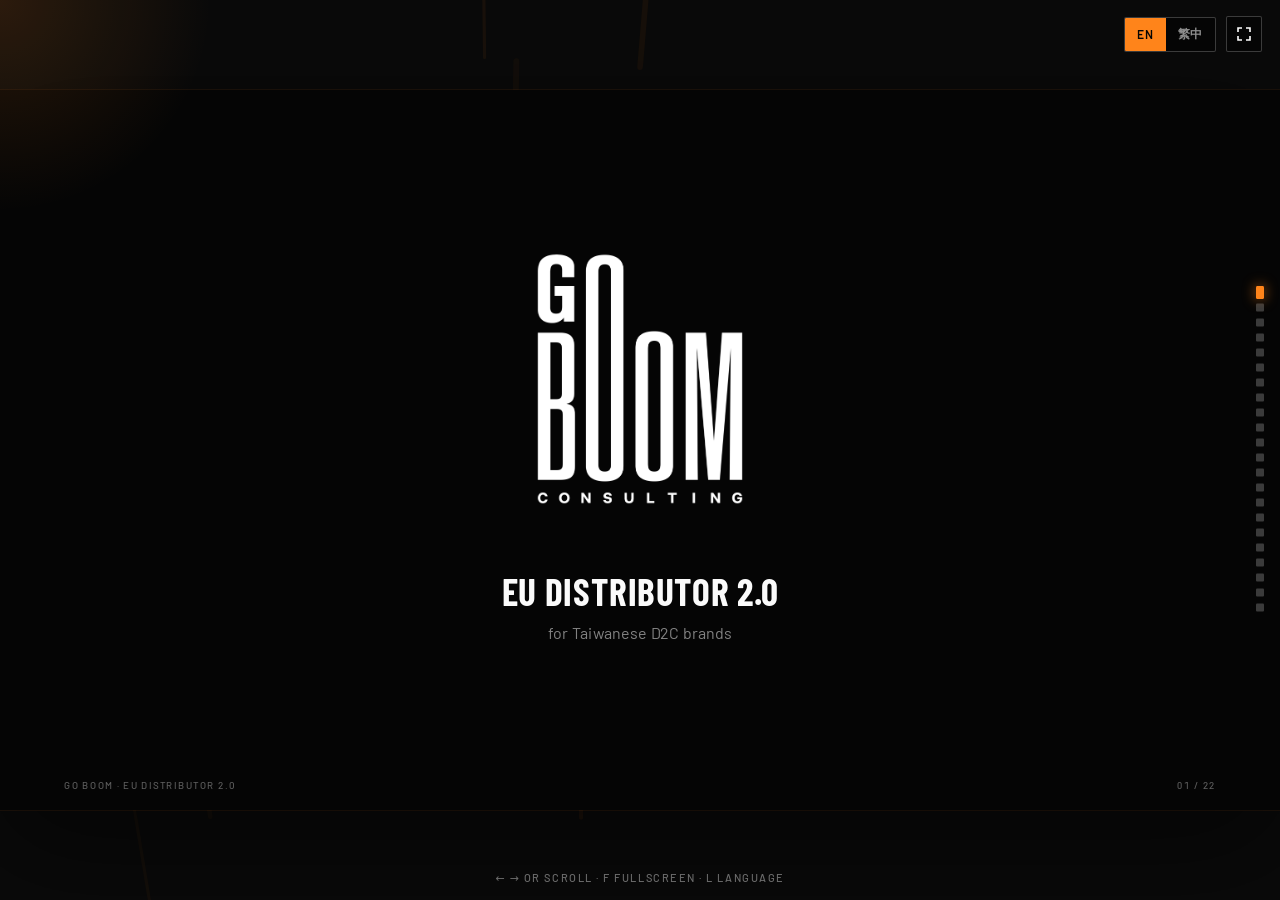
<file: goboom-pitch-deck-v2/index.html>
<!DOCTYPE html>
<html lang="en">
<head>
  <meta charset="utf-8" />
  <meta name="viewport" content="width=device-width, initial-scale=1, viewport-fit=cover" />
  <title>Go Boom · EU Distributor 2.0</title>
  <meta name="description" content="Go Boom Consulting pitch deck — EU Distributor 2.0 for Taiwanese D2C brands." />
  <meta name="theme-color" content="#FF841A" />
  <meta name="robots" content="noindex, nofollow" />
  <link rel="preconnect" href="https://fonts.googleapis.com" />
  <link rel="preconnect" href="https://fonts.gstatic.com" crossorigin />
  <link href="https://fonts.googleapis.com/css2?family=Barlow+Condensed:ital,wght@0,500;0,600;0,700;0,800;1,600&family=Barlow:ital,wght@0,400;0,500;0,600;0,700;1,400&display=swap" rel="stylesheet" />
  <link rel="stylesheet" href="styles.css" />
  <meta name="goboom-deck" content="v2-cinematic" />
</head>
<body class="deck-v2">
  <div class="progress" aria-hidden="true"></div>

  <div class="chrome-tr" aria-label="Deck controls">
    <div class="lang-switch" role="group" aria-label="Language">
      <button type="button" class="lang-btn is-active" data-lang="en" aria-pressed="true">EN</button>
      <button type="button" class="lang-btn" data-lang="zh" aria-pressed="false">繁中</button>
    </div>
    <button class="fs-btn" type="button" aria-label="Toggle fullscreen" title="Fullscreen (F)">
      <svg class="fs-ic fs-enter" viewBox="0 0 16 16" aria-hidden="true"><path d="M6 2H2V6M10 2h4v4M14 10v4h-4M2 10v4h4" fill="none" stroke="currentColor" stroke-width="1.6"/></svg>
      <svg class="fs-ic fs-exit" viewBox="0 0 16 16" aria-hidden="true"><path d="M2 6h4V2M14 6h-4V2M14 10h-4v4M2 10h4v4" fill="none" stroke="currentColor" stroke-width="1.6"/></svg>
    </button>
  </div>

  <main id="deck" aria-label="Go Boom pitch deck">
    <div id="stage"></div>
  </main>

  <nav class="rail" aria-label="Slide navigation"></nav>
  <p class="hint"><span data-hint="en">← → or scroll · F fullscreen · L language</span><span data-hint="zh" hidden>← → 或滾動 · F 全螢幕 · L 語言</span></p>

  <noscript>
    <p style="padding:40px;font-family:system-ui">This deck needs JavaScript. Open index.html over http (python3 -m http.server).</p>
  </noscript>

  <script src="content.js"></script>
  <script src="deck.js"></script>
  <script src="motion.js"></script>
</body>
</html>
</file>
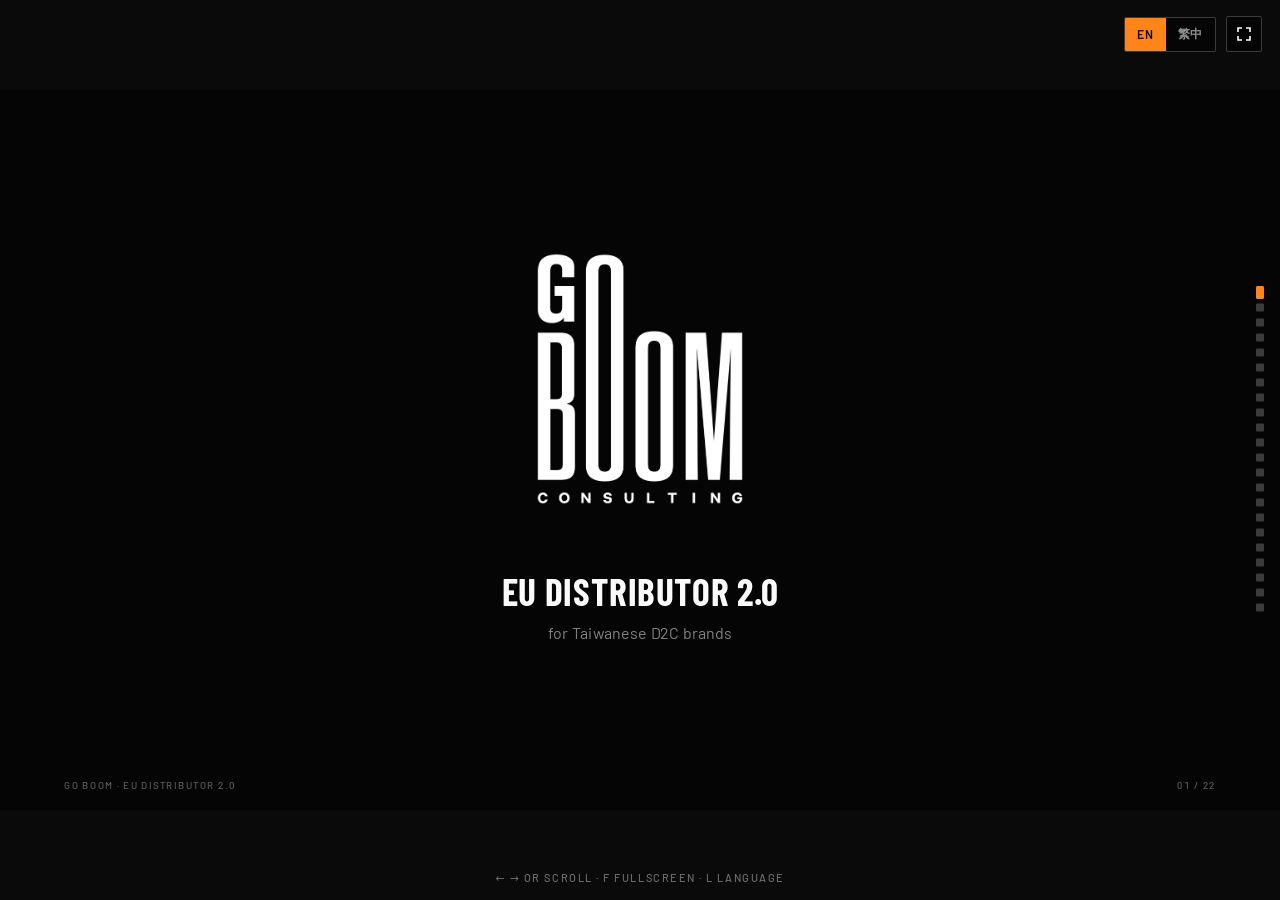
<file: goboom-pitch-deck/index.html>
<!DOCTYPE html>
<html lang="en">
<head>
  <meta charset="utf-8" />
  <meta name="viewport" content="width=device-width, initial-scale=1, viewport-fit=cover" />
  <title>Go Boom · EU Distributor 2.0</title>
  <meta name="description" content="Go Boom Consulting pitch deck — EU Distributor 2.0 for Taiwanese D2C brands." />
  <meta name="theme-color" content="#FF841A" />
  <meta name="robots" content="noindex, nofollow" />
  <link rel="preconnect" href="https://fonts.googleapis.com" />
  <link rel="preconnect" href="https://fonts.gstatic.com" crossorigin />
  <link href="https://fonts.googleapis.com/css2?family=Barlow+Condensed:ital,wght@0,500;0,600;0,700;0,800;1,600&family=Barlow:ital,wght@0,400;0,500;0,600;0,700;1,400&display=swap" rel="stylesheet" />
  <link rel="stylesheet" href="styles.css" />
</head>
<body>
  <div class="progress" aria-hidden="true"></div>

  <div class="chrome-tr" aria-label="Deck controls">
    <div class="lang-switch" role="group" aria-label="Language">
      <button type="button" class="lang-btn is-active" data-lang="en" aria-pressed="true">EN</button>
      <button type="button" class="lang-btn" data-lang="zh" aria-pressed="false">繁中</button>
    </div>
    <button class="fs-btn" type="button" aria-label="Toggle fullscreen" title="Fullscreen (F)">
      <svg class="fs-ic fs-enter" viewBox="0 0 16 16" aria-hidden="true"><path d="M6 2H2V6M10 2h4v4M14 10v4h-4M2 10v4h4" fill="none" stroke="currentColor" stroke-width="1.6"/></svg>
      <svg class="fs-ic fs-exit" viewBox="0 0 16 16" aria-hidden="true"><path d="M2 6h4V2M14 6h-4V2M14 10h-4v4M2 10h4v4" fill="none" stroke="currentColor" stroke-width="1.6"/></svg>
    </button>
  </div>

  <main id="deck" aria-label="Go Boom pitch deck">
    <div id="stage"></div>
  </main>

  <nav class="rail" aria-label="Slide navigation"></nav>
  <p class="hint"><span data-hint="en">← → or scroll · F fullscreen · L language</span><span data-hint="zh" hidden>← → 或滾動 · F 全螢幕 · L 語言</span></p>

  <noscript>
    <p style="padding:40px;font-family:system-ui">This deck needs JavaScript. Open index.html over http (python3 -m http.server).</p>
  </noscript>

  <script src="content.js"></script>
  <script src="deck.js"></script>
</body>
</html>
</file>
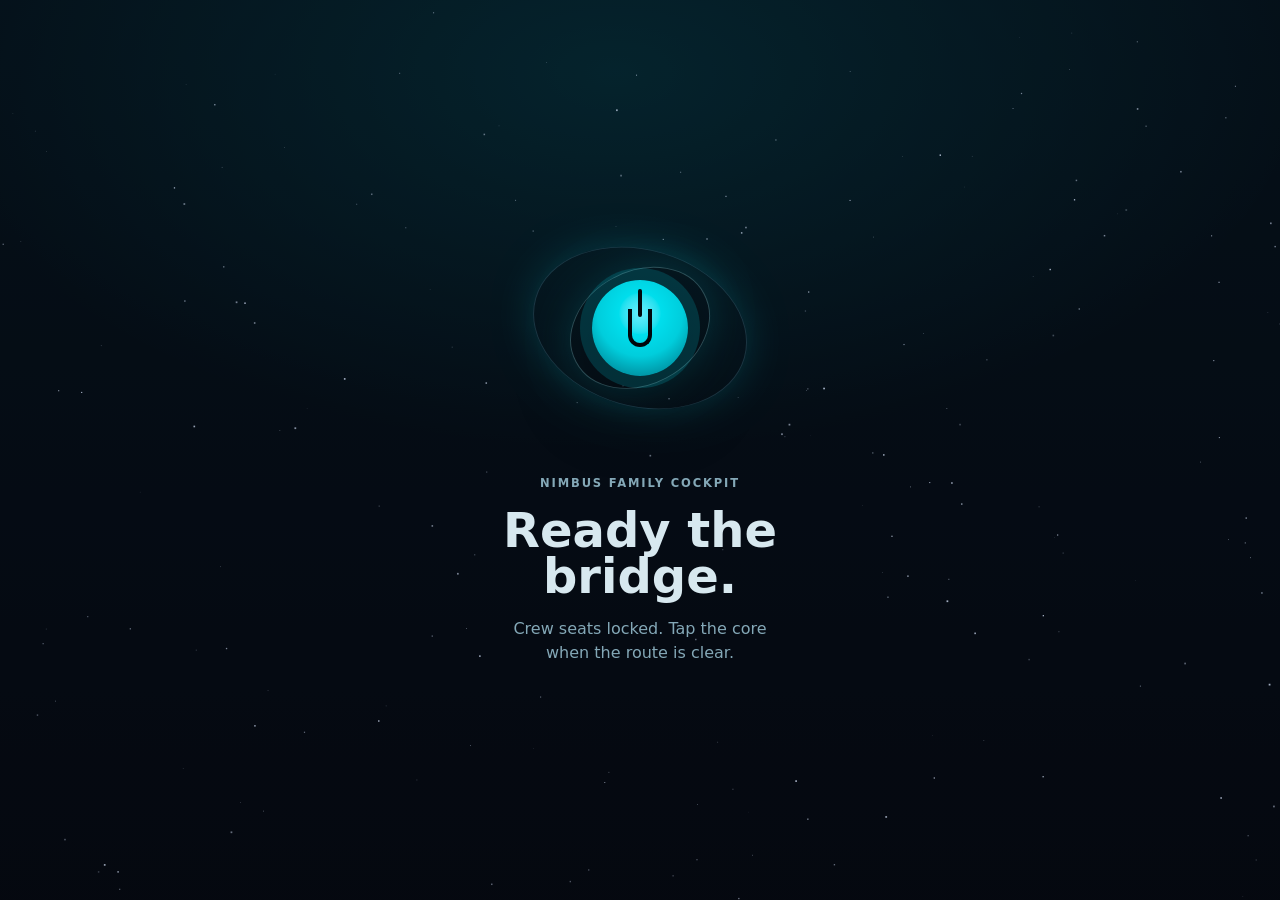
<file: nimbus-cockpit/index.html>
<!doctype html>
<html lang="en">
<head>
  <meta charset="utf-8">
  <meta name="viewport" content="width=device-width, initial-scale=1, viewport-fit=cover">
  <meta name="theme-color" content="#10161d">
  <title>Nimbus Cockpit</title>
  <link rel="icon" href="data:image/svg+xml,%3Csvg xmlns='http://www.w3.org/2000/svg' viewBox='0 0 64 64'%3E%3Ccircle cx='32' cy='32' r='28' fill='%23081218'/%3E%3Ccircle cx='32' cy='32' r='18' fill='%2308d7e8'/%3E%3Cpath d='M32 14v22' stroke='%23081218' stroke-width='5' stroke-linecap='round'/%3E%3C/svg%3E">
  <link rel="manifest" href="manifest.json">
  <link rel="stylesheet" href="style.css">
</head>
<body>
  <main class="cockpit" data-mode="cruise">
    <canvas id="space" class="space" aria-hidden="true"></canvas>

    <section class="start" id="start">
      <div class="start-orbit" aria-hidden="true">
        <span></span>
        <span></span>
        <button id="startButton" class="start-button" type="button">
          <i></i>
        </button>
      </div>
      <p class="kicker">Nimbus family cockpit</p>
      <h1>Ready the bridge.</h1>
      <p class="start-copy">Crew seats locked. Tap the core when the route is clear.</p>
      <p id="startStatus" class="start-status" role="status" aria-live="polite"></p>
    </section>

    <section class="bridge" id="bridge" hidden>
      <header class="topbar">
        <div>
          <p class="kicker">S.S. Nimbus</p>
          <h1 id="modeTitle">Cruise deck</h1>
        </div>
        <button id="mute" class="pill" type="button" aria-pressed="false" aria-label="Mute audio">Audio on</button>
      </header>

      <section class="viewport" aria-label="Forward viewport">
        <div class="glass-lines" aria-hidden="true"></div>
        <div class="horizon" aria-hidden="true">
          <span></span>
          <span></span>
          <span></span>
        </div>
        <div class="target-ring" aria-hidden="true">
          <i></i><i></i><i></i>
        </div>
        <div class="ship-readout">
          <span id="eventTag">Bridge quiet</span>
          <strong id="eventText">Choose a mode, then launch a mission event.</strong>
        </div>
      </section>

      <nav class="modes" id="modes" aria-label="Flight modes">
        <button class="mode active" data-mode="cruise" type="button">
          <span>01</span>
          <strong>Cruise</strong>
          <small>deep space</small>
        </button>
        <button class="mode" data-mode="combat" type="button">
          <span>02</span>
          <strong>Combat</strong>
          <small>boss fight</small>
        </button>
        <button class="mode" data-mode="stealth" type="button">
          <span>03</span>
          <strong>Stealth</strong>
          <small>silent run</small>
        </button>
        <button class="mode" data-mode="warp" type="button">
          <span>04</span>
          <strong>Warp</strong>
          <small>jump lane</small>
        </button>
      </nav>

      <section class="instrument signal">
        <div class="instrument-head">
          <div>
            <p class="kicker">Distress array</p>
            <h2>Triangulate signal</h2>
          </div>
          <button id="signalPower" class="pill small" type="button" aria-pressed="false">Array off</button>
        </div>
        <div id="signalPad" class="signal-pad" role="slider" aria-label="Signal effects pad" aria-valuemin="0" aria-valuemax="100" aria-valuenow="50">
          <canvas id="signalScope" aria-hidden="true"></canvas>
          <div class="grid-lines" aria-hidden="true"></div>
          <div id="signalDot" class="signal-dot" aria-hidden="true"></div>
          <span class="axis x">delay</span>
          <span class="axis y">crush</span>
        </div>
      </section>

      <section class="systems">
        <button class="system-toggle" data-toggle="engine" type="button">
          <span>Engine</span>
          <i></i>
        </button>
        <button class="system-toggle" data-toggle="shield" type="button">
          <span>Shields</span>
          <i></i>
        </button>
        <button class="system-toggle" data-toggle="telemetry" type="button">
          <span>Telemetry</span>
          <i></i>
        </button>
      </section>

      <section class="actions" aria-label="Cockpit actions">
        <button class="action big" data-shot="thruster" type="button">
          <span>Burn</span>
          <strong>Thruster</strong>
        </button>
        <button class="action" data-shot="laser" type="button">
          <span>Pulse</span>
          <strong>Laser</strong>
        </button>
        <button class="action" data-shot="torpedo" type="button">
          <span>Volley</span>
          <strong>Torpedo</strong>
        </button>
        <button class="action" data-shot="dock" type="button">
          <span>Clamp</span>
          <strong>Dock</strong>
        </button>
      </section>

      <section class="mission">
        <button id="eventButton" class="mission-button" type="button">
          <span>Mission event</span>
          <strong>Generate</strong>
        </button>
        <button id="jumpButton" class="jump-button" type="button">
          <span>Warp window</span>
          <strong>Jump</strong>
        </button>
      </section>

      <footer class="mix">
        <label>
          <span>Music</span>
          <input id="musicLevel" type="range" min="0" max="1" step="0.01" value="0.42">
        </label>
        <label>
          <span>Effects</span>
          <input id="fxLevel" type="range" min="0" max="1" step="0.01" value="0.78">
        </label>
      </footer>
    </section>
  </main>

  <script src="js/gsap.min.js"></script>
  <script src="app.js"></script>
</body>
</html>
</file>
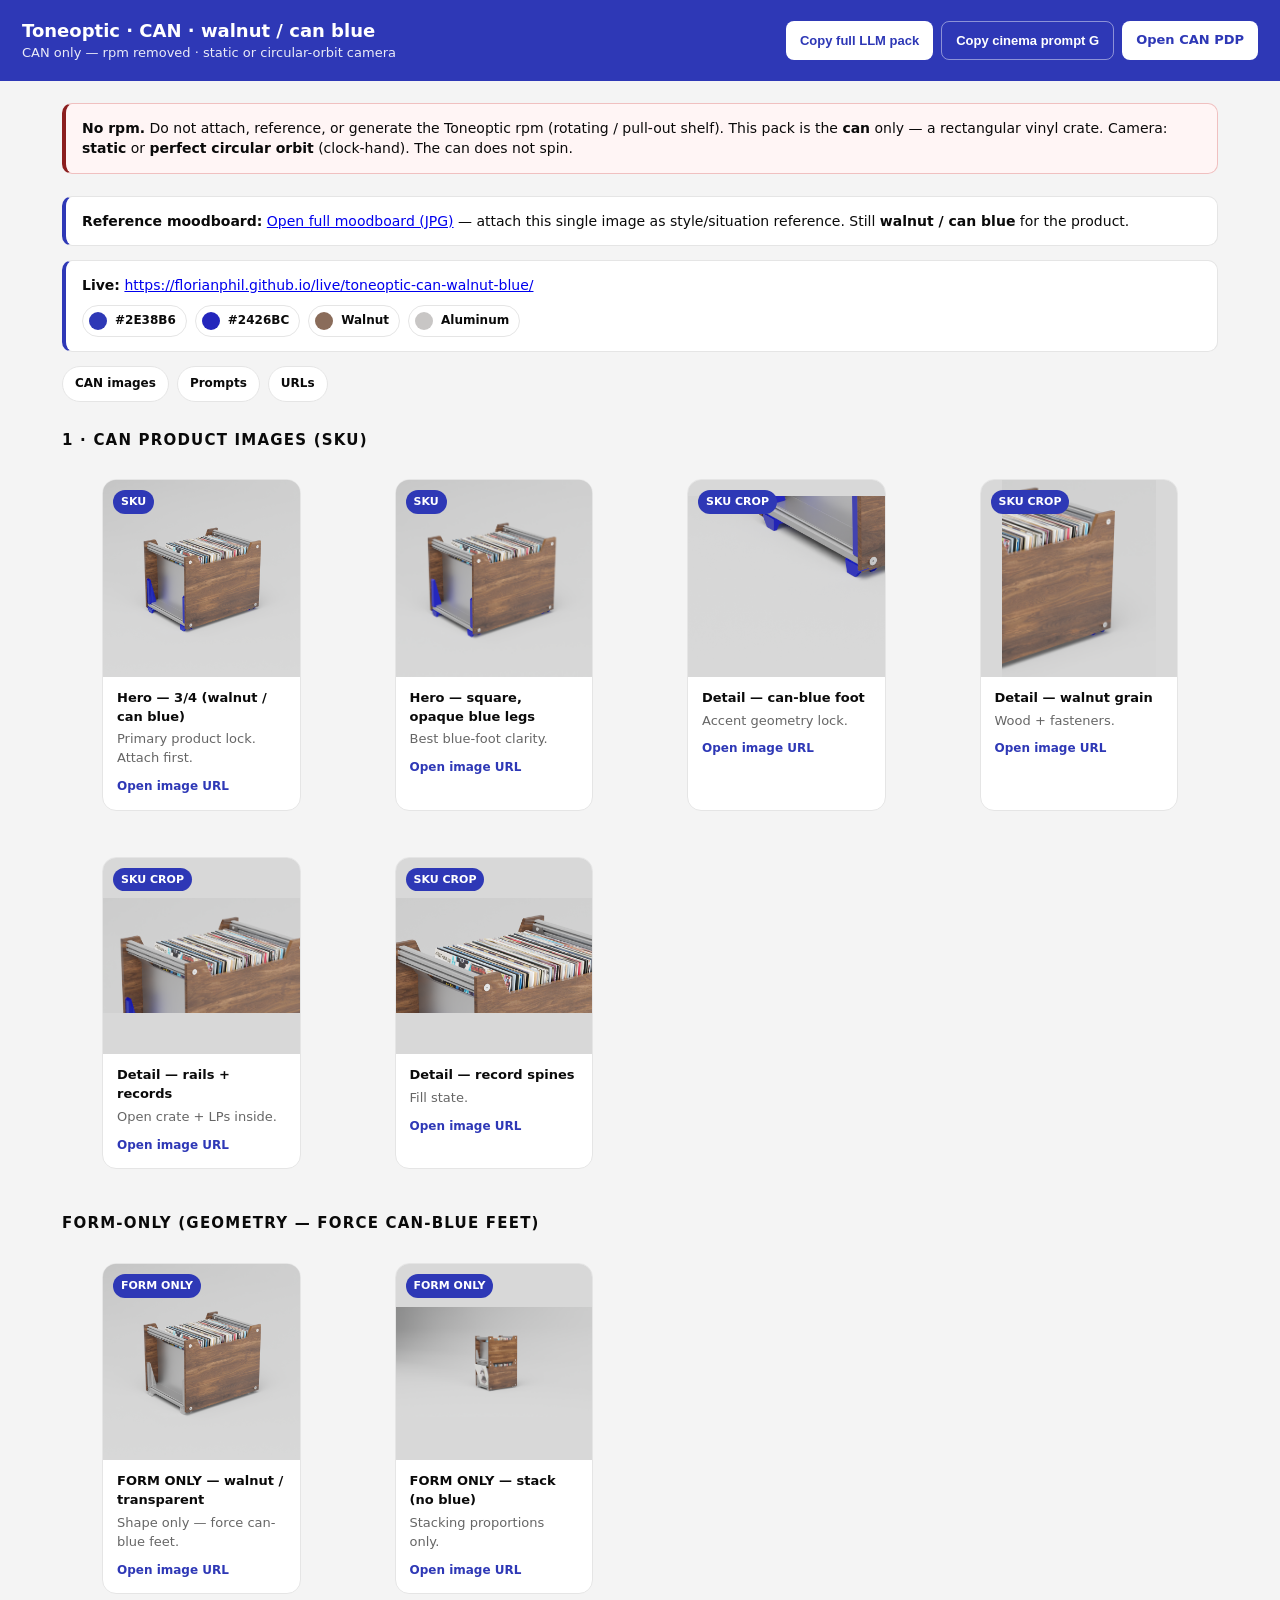
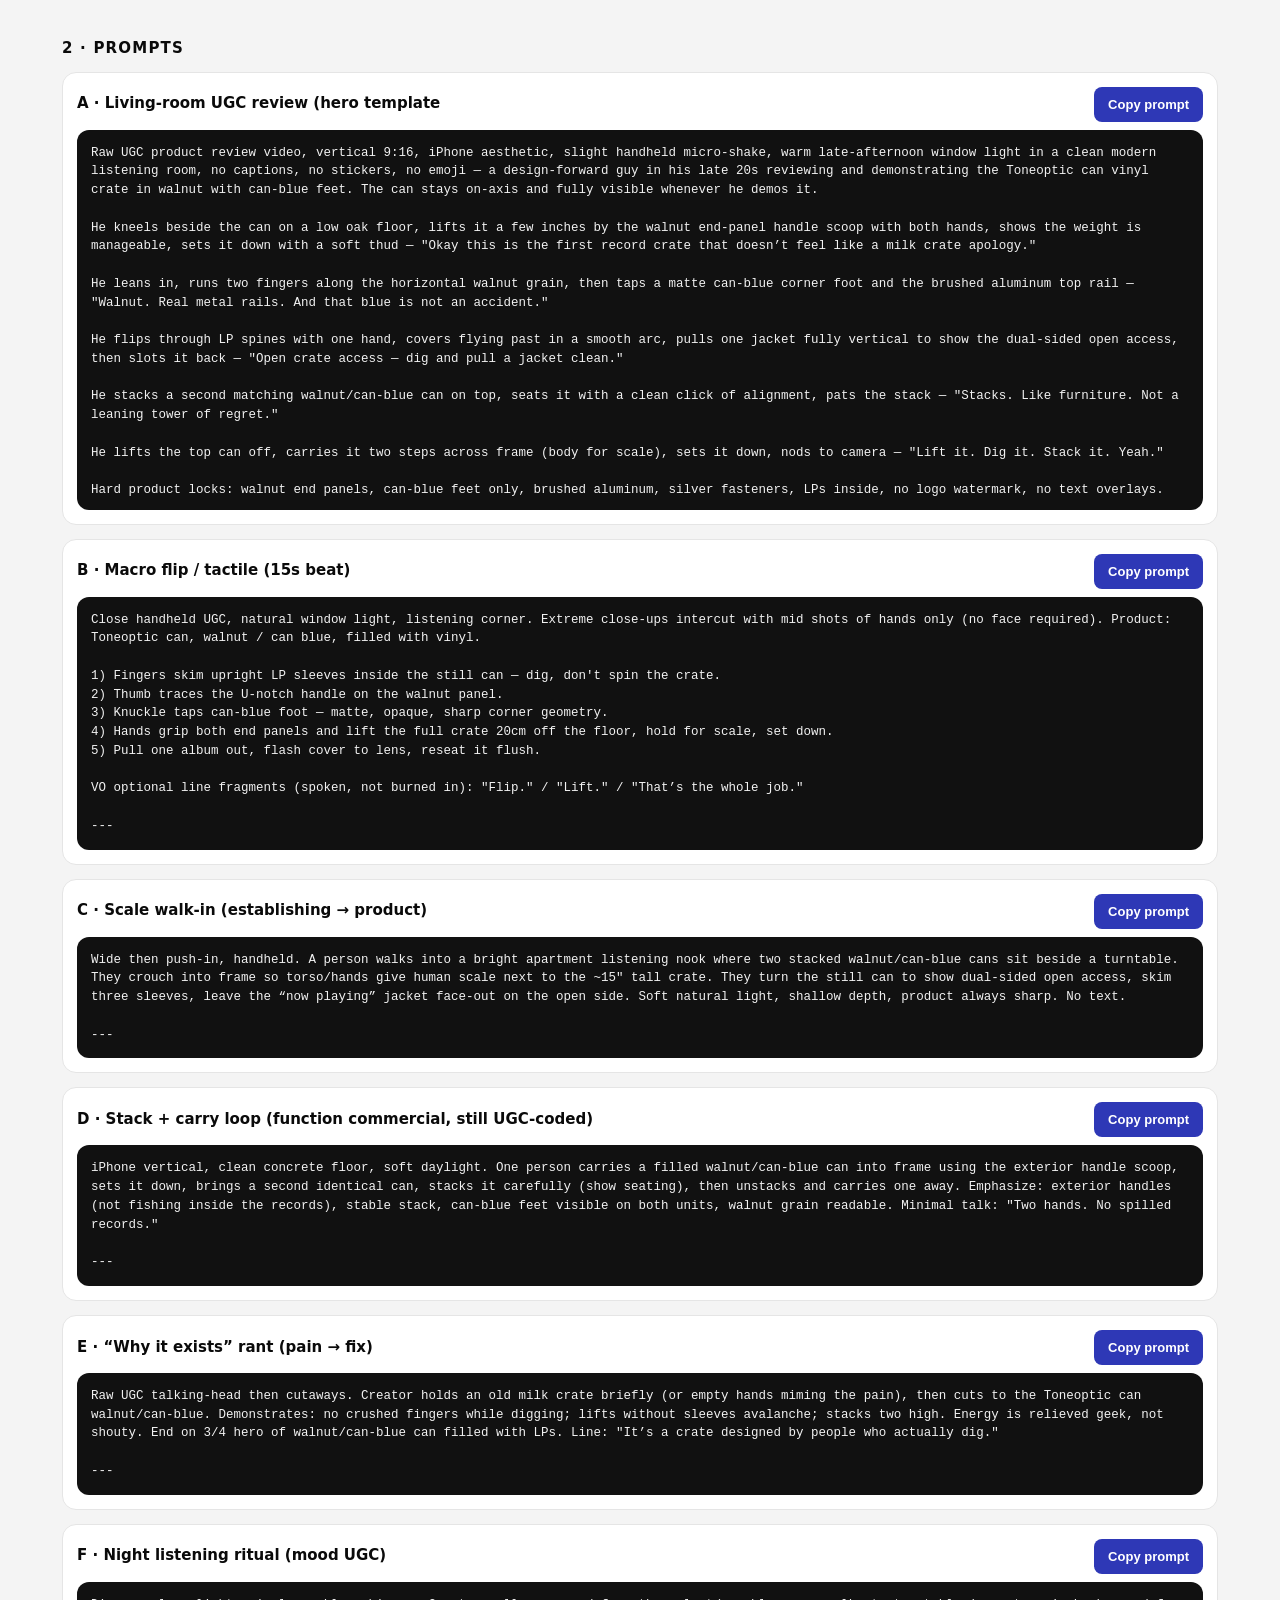
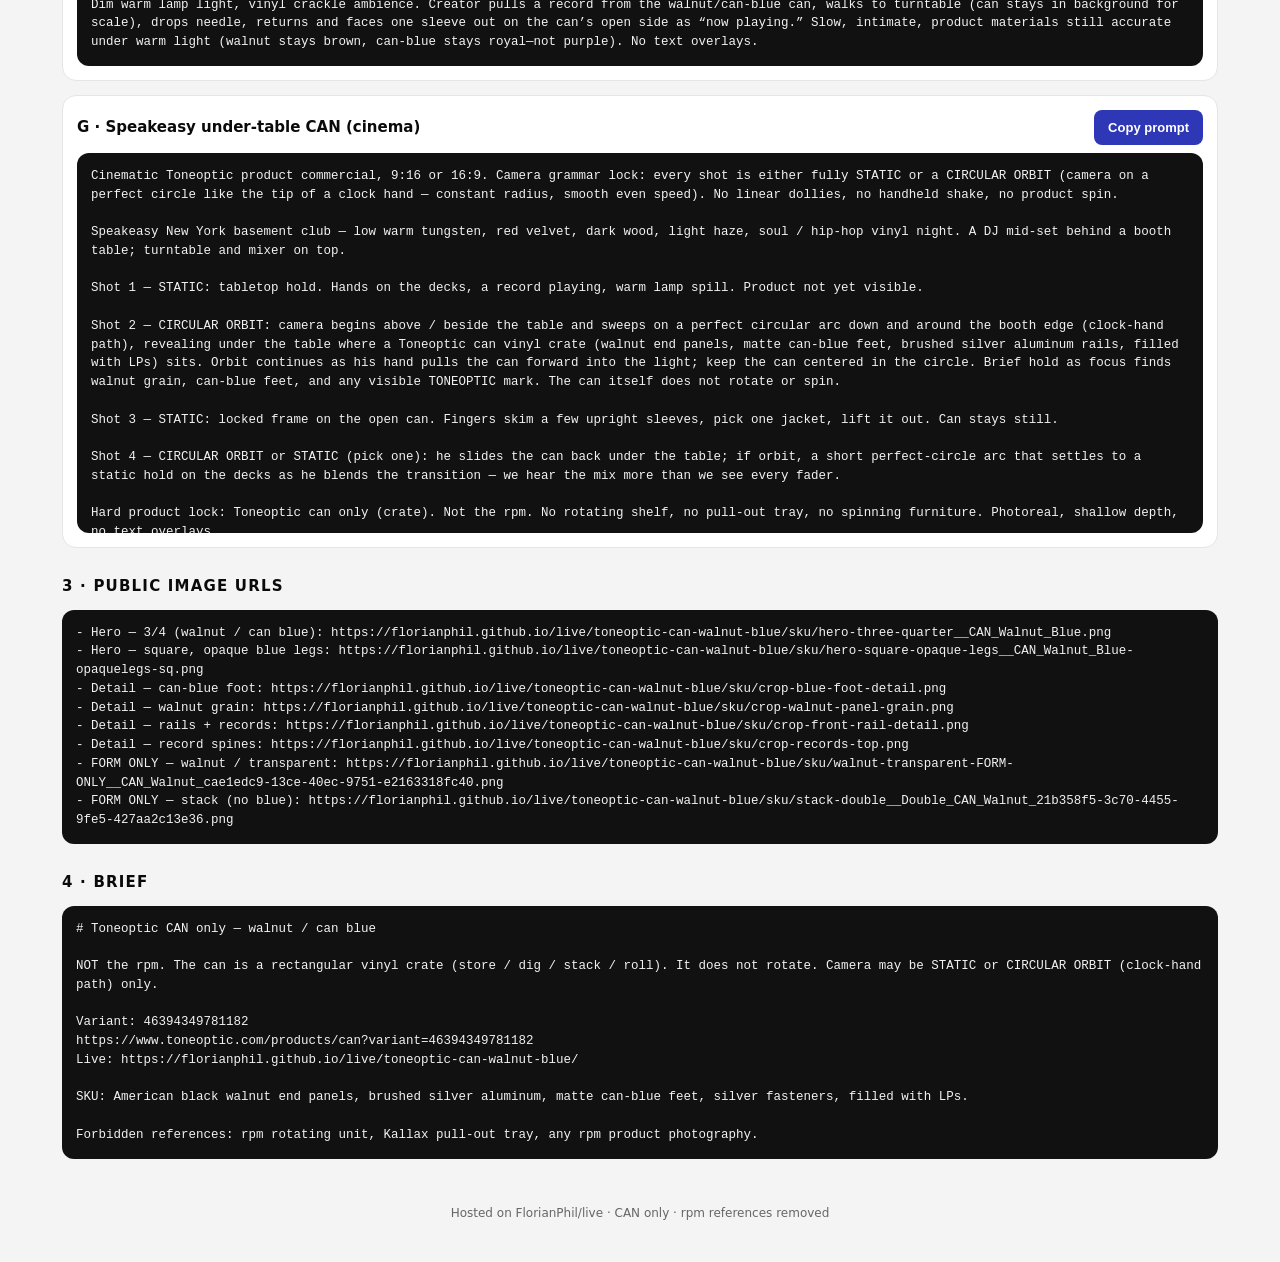
<file: toneoptic-can-walnut-blue/index.html>
<!doctype html>
<html lang="en">
<head>
<meta charset="utf-8" />
<meta name="viewport" content="width=device-width, initial-scale=1" />
<meta name="cache-bust" content="2026-08-03-rpm-purge" />
<meta name="robots" content="noindex,nofollow" />
<title>Toneoptic CAN — walnut / can blue · LLM pack</title>
<style>
:root { --ink:#0a0a0a; --paper:#f4f4f4; --card:#fff; --blue:#2E38B6; --muted:#666; --line:#e5e5e5; --warn:#8B1E1E; }
* { box-sizing:border-box; }
body { margin:0; font-family:"DM Sans",ui-sans-serif,system-ui,sans-serif; color:var(--ink); background:var(--paper); line-height:1.45; }
header { background:var(--blue); color:#fff; padding:18px 22px; display:flex; flex-wrap:wrap; gap:12px 20px; align-items:center; justify-content:space-between; position:sticky; top:0; z-index:10; }
header h1 { margin:0; font-size:18px; font-weight:700; }
header p { margin:0; opacity:.9; font-size:13px; }
.actions { display:flex; gap:8px; flex-wrap:wrap; }
button, .btn { appearance:none; border:0; background:#fff; color:var(--blue); font-weight:700; padding:10px 14px; border-radius:8px; cursor:pointer; font-size:13px; text-decoration:none; }
button.secondary { background:transparent; color:#fff; border:1px solid rgba(255,255,255,.45); }
main { max-width:1200px; margin:0 auto; padding:22px; }
.note { background:#fff; border:1px solid var(--line); border-left:4px solid var(--blue); padding:14px 16px; border-radius:10px; margin-bottom:14px; font-size:14px; }
.warn { background:#fff5f5; border:1px solid #f0c0c0; border-left:4px solid var(--warn); padding:14px 16px; border-radius:10px; margin-bottom:22px; font-size:14px; }
.nav { display:flex; flex-wrap:wrap; gap:8px; margin:0 0 22px; }
.nav a { background:#fff; border:1px solid var(--line); padding:8px 12px; border-radius:999px; font-size:12px; font-weight:700; color:var(--ink); text-decoration:none; }
h2 { font-size:15px; text-transform:uppercase; letter-spacing:.08em; margin:28px 0 12px; }
.grid { display:grid; grid-template-columns:repeat(auto-fill,minmax(260px,1fr)); gap:14px; }
.card { background:var(--card); border:1px solid var(--line); border-radius:14px; overflow:hidden; position:relative; display:flex; flex-direction:column; }
.card img { width:100%; aspect-ratio:1; object-fit:contain; background:#d8d8d8; display:block; }
.badge { position:absolute; top:10px; left:10px; background:var(--blue); color:#fff; font-size:11px; font-weight:800; padding:4px 8px; border-radius:999px; }
figcaption { padding:12px 14px 14px; display:flex; flex-direction:column; gap:4px; font-size:13px; }
figcaption span { color:var(--muted); }
.cdn { margin-top:6px; color:var(--blue); font-weight:700; font-size:12px; text-decoration:none; }
.prompt { background:#fff; border:1px solid var(--line); border-radius:14px; padding:14px; margin:0 0 14px; }
.prompt-head { display:flex; justify-content:space-between; gap:12px; align-items:center; margin-bottom:8px; }
.prompt-head h3 { margin:0; font-size:15px; }
.prompt-head button { background:var(--blue); color:#fff; }
pre { white-space:pre-wrap; background:#111; color:#f2f2f2; padding:14px; border-radius:12px; font-size:12.5px; line-height:1.5; overflow:auto; max-height:380px; margin:0; }
.tokens { display:flex; flex-wrap:wrap; gap:8px; margin:10px 0 0; }
.swatch { display:flex; align-items:center; gap:8px; background:#fff; border:1px solid var(--line); border-radius:999px; padding:6px 10px 6px 6px; font-size:12px; font-weight:600; }
.swatch i { width:18px; height:18px; border-radius:50%; display:block; }
footer { padding:24px 22px 40px; color:var(--muted); font-size:12px; text-align:center; }
#toast { position:fixed; bottom:18px; right:18px; background:#111; color:#fff; padding:10px 14px; border-radius:10px; font-size:13px; opacity:0; transition:.2s; z-index:20; }
#toast.show { opacity:1; }
</style>
</head>
<body>
<header>
  <div>
    <h1>Toneoptic · CAN · walnut / can blue</h1>
    <p>CAN only — rpm removed · static or circular-orbit camera</p>
  </div>
  <div class="actions">
    <button id="copyPack">Copy full LLM pack</button>
    <button class="secondary" id="copyG">Copy cinema prompt G</button>
    <a class="btn" href="https://www.toneoptic.com/products/can?variant=46394349781182" target="_blank" rel="noopener">Open CAN PDP</a>
  </div>
</header>
<main>
  <div class="warn">
    <strong>No rpm.</strong> Do not attach, reference, or generate the Toneoptic rpm (rotating / pull-out shelf).
    This pack is the <strong>can</strong> only — a rectangular vinyl crate. Camera: <strong>static</strong> or <strong>perfect circular orbit</strong> (clock-hand). The can does not spin.
  </div>
  <div class="note">
    <strong>Reference moodboard:</strong>
    <a href="https://florianphil.github.io/live/toneoptic-can-walnut-blue/CAN-reference-moodboard.jpg" target="_blank" rel="noopener">Open full moodboard (JPG)</a>
    — attach this single image as style/situation reference. Still <strong>walnut / can blue</strong> for the product.
  </div>
  <div class="note">
    <strong>Live:</strong> <a href="https://florianphil.github.io/live/toneoptic-can-walnut-blue/">https://florianphil.github.io/live/toneoptic-can-walnut-blue/</a>
    <div class="tokens">
      <span class="swatch"><i style="background:#2E38B6"></i>#2E38B6</span>
      <span class="swatch"><i style="background:#2426BC"></i>#2426BC</span>
      <span class="swatch"><i style="background:#8A6C5A"></i>Walnut</span>
      <span class="swatch"><i style="background:#C8C6C5"></i>Aluminum</span>
    </div>
  </div>
  <nav class="nav">
    <a href="#sku">CAN images</a>
    <a href="#ugc">Prompts</a>
    <a href="#urls">URLs</a>
  </nav>

  <h2 id="sku">1 · CAN product images (SKU)</h2>
  <div class="grid"><figure class="card">
  <div class="badge">SKU</div>
  <a href="https://florianphil.github.io/live/toneoptic-can-walnut-blue/sku/hero-three-quarter__CAN_Walnut_Blue.png" target="_blank" rel="noopener"><img src="sku/hero-three-quarter__CAN_Walnut_Blue.png" alt="Hero — 3/4 (walnut / can blue)" loading="lazy" /></a>
  <figcaption><strong>Hero — 3/4 (walnut / can blue)</strong><span>Primary product lock. Attach first.</span>
  <a class="cdn" href="https://florianphil.github.io/live/toneoptic-can-walnut-blue/sku/hero-three-quarter__CAN_Walnut_Blue.png" target="_blank" rel="noopener">Open image URL</a></figcaption>
</figure>
<figure class="card">
  <div class="badge">SKU</div>
  <a href="https://florianphil.github.io/live/toneoptic-can-walnut-blue/sku/hero-square-opaque-legs__CAN_Walnut_Blue-opaquelegs-sq.png" target="_blank" rel="noopener"><img src="sku/hero-square-opaque-legs__CAN_Walnut_Blue-opaquelegs-sq.png" alt="Hero — square, opaque blue legs" loading="lazy" /></a>
  <figcaption><strong>Hero — square, opaque blue legs</strong><span>Best blue-foot clarity.</span>
  <a class="cdn" href="https://florianphil.github.io/live/toneoptic-can-walnut-blue/sku/hero-square-opaque-legs__CAN_Walnut_Blue-opaquelegs-sq.png" target="_blank" rel="noopener">Open image URL</a></figcaption>
</figure>
<figure class="card">
  <div class="badge">SKU CROP</div>
  <a href="https://florianphil.github.io/live/toneoptic-can-walnut-blue/sku/crop-blue-foot-detail.png" target="_blank" rel="noopener"><img src="sku/crop-blue-foot-detail.png" alt="Detail — can-blue foot" loading="lazy" /></a>
  <figcaption><strong>Detail — can-blue foot</strong><span>Accent geometry lock.</span>
  <a class="cdn" href="https://florianphil.github.io/live/toneoptic-can-walnut-blue/sku/crop-blue-foot-detail.png" target="_blank" rel="noopener">Open image URL</a></figcaption>
</figure>
<figure class="card">
  <div class="badge">SKU CROP</div>
  <a href="https://florianphil.github.io/live/toneoptic-can-walnut-blue/sku/crop-walnut-panel-grain.png" target="_blank" rel="noopener"><img src="sku/crop-walnut-panel-grain.png" alt="Detail — walnut grain" loading="lazy" /></a>
  <figcaption><strong>Detail — walnut grain</strong><span>Wood + fasteners.</span>
  <a class="cdn" href="https://florianphil.github.io/live/toneoptic-can-walnut-blue/sku/crop-walnut-panel-grain.png" target="_blank" rel="noopener">Open image URL</a></figcaption>
</figure>
<figure class="card">
  <div class="badge">SKU CROP</div>
  <a href="https://florianphil.github.io/live/toneoptic-can-walnut-blue/sku/crop-front-rail-detail.png" target="_blank" rel="noopener"><img src="sku/crop-front-rail-detail.png" alt="Detail — rails + records" loading="lazy" /></a>
  <figcaption><strong>Detail — rails + records</strong><span>Open crate + LPs inside.</span>
  <a class="cdn" href="https://florianphil.github.io/live/toneoptic-can-walnut-blue/sku/crop-front-rail-detail.png" target="_blank" rel="noopener">Open image URL</a></figcaption>
</figure>
<figure class="card">
  <div class="badge">SKU CROP</div>
  <a href="https://florianphil.github.io/live/toneoptic-can-walnut-blue/sku/crop-records-top.png" target="_blank" rel="noopener"><img src="sku/crop-records-top.png" alt="Detail — record spines" loading="lazy" /></a>
  <figcaption><strong>Detail — record spines</strong><span>Fill state.</span>
  <a class="cdn" href="https://florianphil.github.io/live/toneoptic-can-walnut-blue/sku/crop-records-top.png" target="_blank" rel="noopener">Open image URL</a></figcaption>
</figure></div>
  <h2>Form-only (geometry — force can-blue feet)</h2>
  <div class="grid"><figure class="card">
  <div class="badge">FORM ONLY</div>
  <a href="https://florianphil.github.io/live/toneoptic-can-walnut-blue/sku/walnut-transparent-FORM-ONLY__CAN_Walnut_cae1edc9-13ce-40ec-9751-e2163318fc40.png" target="_blank" rel="noopener"><img src="sku/walnut-transparent-FORM-ONLY__CAN_Walnut_cae1edc9-13ce-40ec-9751-e2163318fc40.png" alt="FORM ONLY — walnut / transparent" loading="lazy" /></a>
  <figcaption><strong>FORM ONLY — walnut / transparent</strong><span>Shape only — force can-blue feet.</span>
  <a class="cdn" href="https://florianphil.github.io/live/toneoptic-can-walnut-blue/sku/walnut-transparent-FORM-ONLY__CAN_Walnut_cae1edc9-13ce-40ec-9751-e2163318fc40.png" target="_blank" rel="noopener">Open image URL</a></figcaption>
</figure>
<figure class="card">
  <div class="badge">FORM ONLY</div>
  <a href="https://florianphil.github.io/live/toneoptic-can-walnut-blue/sku/stack-double__Double_CAN_Walnut_21b358f5-3c70-4455-9fe5-427aa2c13e36.png" target="_blank" rel="noopener"><img src="sku/stack-double__Double_CAN_Walnut_21b358f5-3c70-4455-9fe5-427aa2c13e36.png" alt="FORM ONLY — stack (no blue)" loading="lazy" /></a>
  <figcaption><strong>FORM ONLY — stack (no blue)</strong><span>Stacking proportions only.</span>
  <a class="cdn" href="https://florianphil.github.io/live/toneoptic-can-walnut-blue/sku/stack-double__Double_CAN_Walnut_21b358f5-3c70-4455-9fe5-427aa2c13e36.png" target="_blank" rel="noopener">Open image URL</a></figcaption>
</figure></div>

  <h2 id="ugc">2 · Prompts</h2>
  
<article class="prompt" id="prompt-A">
  <div class="prompt-head">
    <h3>A · Living-room UGC review (hero template</h3>
    <button type="button" data-copy="prompt-A-text">Copy prompt</button>
  </div>
  <pre id="prompt-A-text">Raw UGC product review video, vertical 9:16, iPhone aesthetic, slight handheld micro-shake, warm late-afternoon window light in a clean modern listening room, no captions, no stickers, no emoji — a design-forward guy in his late 20s reviewing and demonstrating the Toneoptic can vinyl crate in walnut with can-blue feet. The can stays on-axis and fully visible whenever he demos it.

He kneels beside the can on a low oak floor, lifts it a few inches by the walnut end-panel handle scoop with both hands, shows the weight is manageable, sets it down with a soft thud — &quot;Okay this is the first record crate that doesn’t feel like a milk crate apology.&quot;

He leans in, runs two fingers along the horizontal walnut grain, then taps a matte can-blue corner foot and the brushed aluminum top rail — &quot;Walnut. Real metal rails. And that blue is not an accident.&quot;

He flips through LP spines with one hand, covers flying past in a smooth arc, pulls one jacket fully vertical to show the dual-sided open access, then slots it back — &quot;Open crate access — dig and pull a jacket clean.&quot;

He stacks a second matching walnut/can-blue can on top, seats it with a clean click of alignment, pats the stack — &quot;Stacks. Like furniture. Not a leaning tower of regret.&quot;

He lifts the top can off, carries it two steps across frame (body for scale), sets it down, nods to camera — &quot;Lift it. Dig it. Stack it. Yeah.&quot;

Hard product locks: walnut end panels, can-blue feet only, brushed aluminum, silver fasteners, LPs inside, no logo watermark, no text overlays.

---</pre>
</article>
<article class="prompt" id="prompt-B">
  <div class="prompt-head">
    <h3>B · Macro flip / tactile (15s beat)</h3>
    <button type="button" data-copy="prompt-B-text">Copy prompt</button>
  </div>
  <pre id="prompt-B-text">Close handheld UGC, natural window light, listening corner. Extreme close-ups intercut with mid shots of hands only (no face required). Product: Toneoptic can, walnut / can blue, filled with vinyl.

1) Fingers skim upright LP sleeves inside the still can — dig, don&#x27;t spin the crate.
2) Thumb traces the U-notch handle on the walnut panel.
3) Knuckle taps can-blue foot — matte, opaque, sharp corner geometry.
4) Hands grip both end panels and lift the full crate 20cm off the floor, hold for scale, set down.
5) Pull one album out, flash cover to lens, reseat it flush.

VO optional line fragments (spoken, not burned in): &quot;Flip.&quot; / &quot;Lift.&quot; / &quot;That’s the whole job.&quot;

---</pre>
</article>
<article class="prompt" id="prompt-C">
  <div class="prompt-head">
    <h3>C · Scale walk-in (establishing → product)</h3>
    <button type="button" data-copy="prompt-C-text">Copy prompt</button>
  </div>
  <pre id="prompt-C-text">Wide then push-in, handheld. A person walks into a bright apartment listening nook where two stacked walnut/can-blue cans sit beside a turntable. They crouch into frame so torso/hands give human scale next to the ~15&quot; tall crate. They turn the still can to show dual-sided open access, skim three sleeves, leave the “now playing” jacket face-out on the open side. Soft natural light, shallow depth, product always sharp. No text.

---</pre>
</article>
<article class="prompt" id="prompt-D">
  <div class="prompt-head">
    <h3>D · Stack + carry loop (function commercial, still UGC-coded)</h3>
    <button type="button" data-copy="prompt-D-text">Copy prompt</button>
  </div>
  <pre id="prompt-D-text">iPhone vertical, clean concrete floor, soft daylight. One person carries a filled walnut/can-blue can into frame using the exterior handle scoop, sets it down, brings a second identical can, stacks it carefully (show seating), then unstacks and carries one away. Emphasize: exterior handles (not fishing inside the records), stable stack, can-blue feet visible on both units, walnut grain readable. Minimal talk: &quot;Two hands. No spilled records.&quot;

---</pre>
</article>
<article class="prompt" id="prompt-E">
  <div class="prompt-head">
    <h3>E · “Why it exists” rant (pain → fix)</h3>
    <button type="button" data-copy="prompt-E-text">Copy prompt</button>
  </div>
  <pre id="prompt-E-text">Raw UGC talking-head then cutaways. Creator holds an old milk crate briefly (or empty hands miming the pain), then cuts to the Toneoptic can walnut/can-blue. Demonstrates: no crushed fingers while digging; lifts without sleeves avalanche; stacks two high. Energy is relieved geek, not shouty. End on 3/4 hero of walnut/can-blue can filled with LPs. Line: &quot;It’s a crate designed by people who actually dig.&quot;

---</pre>
</article>
<article class="prompt" id="prompt-F">
  <div class="prompt-head">
    <h3>F · Night listening ritual (mood UGC)</h3>
    <button type="button" data-copy="prompt-F-text">Copy prompt</button>
  </div>
  <pre id="prompt-F-text">Dim warm lamp light, vinyl crackle ambience. Creator pulls a record from the walnut/can-blue can, walks to turntable (can stays in background for scale), drops needle, returns and faces one sleeve out on the can’s open side as “now playing.” Slow, intimate, product materials still accurate under warm light (walnut stays brown, can-blue stays royal—not purple). No text overlays.</pre>
</article>
<article class="prompt" id="prompt-G">
  <div class="prompt-head">
    <h3>G · Speakeasy under-table CAN (cinema)</h3>
    <button type="button" data-copy="prompt-G-text">Copy prompt</button>
  </div>
  <pre id="prompt-G-text">Cinematic Toneoptic product commercial, 9:16 or 16:9. Camera grammar lock: every shot is either fully STATIC or a CIRCULAR ORBIT (camera on a perfect circle like the tip of a clock hand — constant radius, smooth even speed). No linear dollies, no handheld shake, no product spin.

Speakeasy New York basement club — low warm tungsten, red velvet, dark wood, light haze, soul / hip-hop vinyl night. A DJ mid-set behind a booth table; turntable and mixer on top.

Shot 1 — STATIC: tabletop hold. Hands on the decks, a record playing, warm lamp spill. Product not yet visible.

Shot 2 — CIRCULAR ORBIT: camera begins above / beside the table and sweeps on a perfect circular arc down and around the booth edge (clock-hand path), revealing under the table where a Toneoptic can vinyl crate (walnut end panels, matte can-blue feet, brushed silver aluminum rails, filled with LPs) sits. Orbit continues as his hand pulls the can forward into the light; keep the can centered in the circle. Brief hold as focus finds walnut grain, can-blue feet, and any visible TONEOPTIC mark. The can itself does not rotate or spin.

Shot 3 — STATIC: locked frame on the open can. Fingers skim a few upright sleeves, pick one jacket, lift it out. Can stays still.

Shot 4 — CIRCULAR ORBIT or STATIC (pick one): he slides the can back under the table; if orbit, a short perfect-circle arc that settles to a static hold on the decks as he blends the transition — we hear the mix more than we see every fader.

Hard product lock: Toneoptic can only (crate). Not the rpm. No rotating shelf, no pull-out tray, no spinning furniture. Photoreal, shallow depth, no text overlays.

Negative: rpm unit, Kallax drawer, lazy-susan product spin, linear dolly-only moves, handheld shake, gloss-white can, transparent feet, teal accents, burned-in captions, empty can</pre>
</article>

  <h2 id="urls">3 · Public image URLs</h2>
  <pre id="cdn">- Hero — 3/4 (walnut / can blue): https://florianphil.github.io/live/toneoptic-can-walnut-blue/sku/hero-three-quarter__CAN_Walnut_Blue.png
- Hero — square, opaque blue legs: https://florianphil.github.io/live/toneoptic-can-walnut-blue/sku/hero-square-opaque-legs__CAN_Walnut_Blue-opaquelegs-sq.png
- Detail — can-blue foot: https://florianphil.github.io/live/toneoptic-can-walnut-blue/sku/crop-blue-foot-detail.png
- Detail — walnut grain: https://florianphil.github.io/live/toneoptic-can-walnut-blue/sku/crop-walnut-panel-grain.png
- Detail — rails + records: https://florianphil.github.io/live/toneoptic-can-walnut-blue/sku/crop-front-rail-detail.png
- Detail — record spines: https://florianphil.github.io/live/toneoptic-can-walnut-blue/sku/crop-records-top.png
- FORM ONLY — walnut / transparent: https://florianphil.github.io/live/toneoptic-can-walnut-blue/sku/walnut-transparent-FORM-ONLY__CAN_Walnut_cae1edc9-13ce-40ec-9751-e2163318fc40.png
- FORM ONLY — stack (no blue): https://florianphil.github.io/live/toneoptic-can-walnut-blue/sku/stack-double__Double_CAN_Walnut_21b358f5-3c70-4455-9fe5-427aa2c13e36.png</pre>
  <h2>4 · Brief</h2>
  <pre id="brief"># Toneoptic CAN only — walnut / can blue

NOT the rpm. The can is a rectangular vinyl crate (store / dig / stack / roll). It does not rotate. Camera may be STATIC or CIRCULAR ORBIT (clock-hand path) only.

Variant: 46394349781182
https://www.toneoptic.com/products/can?variant=46394349781182
Live: https://florianphil.github.io/live/toneoptic-can-walnut-blue/

SKU: American black walnut end panels, brushed silver aluminum, matte can-blue feet, silver fasteners, filled with LPs.

Forbidden references: rpm rotating unit, Kallax pull-out tray, any rpm product photography.</pre>
</main>
<footer>Hosted on FlorianPhil/live · CAN only · rpm references removed</footer>
<textarea id="pack" hidden># Toneoptic CAN only — walnut / can blue

NOT the rpm. The can is a rectangular vinyl crate (store / dig / stack / roll). It does not rotate. Camera may be STATIC or CIRCULAR ORBIT (clock-hand path) only.

Variant: 46394349781182
https://www.toneoptic.com/products/can?variant=46394349781182
Live: https://florianphil.github.io/live/toneoptic-can-walnut-blue/

SKU: American black walnut end panels, brushed silver aluminum, matte can-blue feet, silver fasteners, filled with LPs.

Forbidden references: rpm rotating unit, Kallax pull-out tray, any rpm product photography.

## Prompts

### A · Living-room UGC review (hero template — use this first)

Raw UGC product review video, vertical 9:16, iPhone aesthetic, slight handheld micro-shake, warm late-afternoon window light in a clean modern listening room, no captions, no stickers, no emoji — a design-forward guy in his late 20s reviewing and demonstrating the Toneoptic can vinyl crate in walnut with can-blue feet. The can stays on-axis and fully visible whenever he demos it.

He kneels beside the can on a low oak floor, lifts it a few inches by the walnut end-panel handle scoop with both hands, shows the weight is manageable, sets it down with a soft thud — &quot;Okay this is the first record crate that doesn’t feel like a milk crate apology.&quot;

He leans in, runs two fingers along the horizontal walnut grain, then taps a matte can-blue corner foot and the brushed aluminum top rail — &quot;Walnut. Real metal rails. And that blue is not an accident.&quot;

He flips through LP spines with one hand, covers flying past in a smooth arc, pulls one jacket fully vertical to show the dual-sided open access, then slots it back — &quot;Open crate access — dig and pull a jacket clean.&quot;

He stacks a second matching walnut/can-blue can on top, seats it with a clean click of alignment, pats the stack — &quot;Stacks. Like furniture. Not a leaning tower of regret.&quot;

He lifts the top can off, carries it two steps across frame (body for scale), sets it down, nods to camera — &quot;Lift it. Dig it. Stack it. Yeah.&quot;

Hard product locks: walnut end panels, can-blue feet only, brushed aluminum, silver fasteners, LPs inside, no logo watermark, no text overlays.

---

### B · Macro flip / tactile (15s beat)

Close handheld UGC, natural window light, listening corner. Extreme close-ups intercut with mid shots of hands only (no face required). Product: Toneoptic can, walnut / can blue, filled with vinyl.

1) Fingers skim upright LP sleeves inside the still can — dig, don&#x27;t spin the crate.
2) Thumb traces the U-notch handle on the walnut panel.
3) Knuckle taps can-blue foot — matte, opaque, sharp corner geometry.
4) Hands grip both end panels and lift the full crate 20cm off the floor, hold for scale, set down.
5) Pull one album out, flash cover to lens, reseat it flush.

VO optional line fragments (spoken, not burned in): &quot;Flip.&quot; / &quot;Lift.&quot; / &quot;That’s the whole job.&quot;

---

### C · Scale walk-in (establishing → product)

Wide then push-in, handheld. A person walks into a bright apartment listening nook where two stacked walnut/can-blue cans sit beside a turntable. They crouch into frame so torso/hands give human scale next to the ~15&quot; tall crate. They turn the still can to show dual-sided open access, skim three sleeves, leave the “now playing” jacket face-out on the open side. Soft natural light, shallow depth, product always sharp. No text.

---

### D · Stack + carry loop (function commercial, still UGC-coded)

iPhone vertical, clean concrete floor, soft daylight. One person carries a filled walnut/can-blue can into frame using the exterior handle scoop, sets it down, brings a second identical can, stacks it carefully (show seating), then unstacks and carries one away. Emphasize: exterior handles (not fishing inside the records), stable stack, can-blue feet visible on both units, walnut grain readable. Minimal talk: &quot;Two hands. No spilled records.&quot;

---

### E · “Why it exists” rant (pain → fix)

Raw UGC talking-head then cutaways. Creator holds an old milk crate briefly (or empty hands miming the pain), then cuts to the Toneoptic can walnut/can-blue. Demonstrates: no crushed fingers while digging; lifts without sleeves avalanche; stacks two high. Energy is relieved geek, not shouty. End on 3/4 hero of walnut/can-blue can filled with LPs. Line: &quot;It’s a crate designed by people who actually dig.&quot;

---

### F · Night listening ritual (mood UGC)

Dim warm lamp light, vinyl crackle ambience. Creator pulls a record from the walnut/can-blue can, walks to turntable (can stays in background for scale), drops needle, returns and faces one sleeve out on the can’s open side as “now playing.” Slow, intimate, product materials still accurate under warm light (walnut stays brown, can-blue stays royal—not purple). No text overlays.

### G · Speakeasy under-table CAN (cinema)

Cinematic Toneoptic product commercial, 9:16 or 16:9. Camera grammar lock: every shot is either fully STATIC or a CIRCULAR ORBIT (camera on a perfect circle like the tip of a clock hand — constant radius, smooth even speed). No linear dollies, no handheld shake, no product spin.

Speakeasy New York basement club — low warm tungsten, red velvet, dark wood, light haze, soul / hip-hop vinyl night. A DJ mid-set behind a booth table; turntable and mixer on top.

Shot 1 — STATIC: tabletop hold. Hands on the decks, a record playing, warm lamp spill. Product not yet visible.

Shot 2 — CIRCULAR ORBIT: camera begins above / beside the table and sweeps on a perfect circular arc down and around the booth edge (clock-hand path), revealing under the table where a Toneoptic can vinyl crate (walnut end panels, matte can-blue feet, brushed silver aluminum rails, filled with LPs) sits. Orbit continues as his hand pulls the can forward into the light; keep the can centered in the circle. Brief hold as focus finds walnut grain, can-blue feet, and any visible TONEOPTIC mark. The can itself does not rotate or spin.

Shot 3 — STATIC: locked frame on the open can. Fingers skim a few upright sleeves, pick one jacket, lift it out. Can stays still.

Shot 4 — CIRCULAR ORBIT or STATIC (pick one): he slides the can back under the table; if orbit, a short perfect-circle arc that settles to a static hold on the decks as he blends the transition — we hear the mix more than we see every fader.

Hard product lock: Toneoptic can only (crate). Not the rpm. No rotating shelf, no pull-out tray, no spinning furniture. Photoreal, shallow depth, no text overlays.

Negative: rpm unit, Kallax drawer, lazy-susan product spin, linear dolly-only moves, handheld shake, gloss-white can, transparent feet, teal accents, burned-in captions, empty can

## Image URLs
- Hero — 3/4 (walnut / can blue): https://florianphil.github.io/live/toneoptic-can-walnut-blue/sku/hero-three-quarter__CAN_Walnut_Blue.png
- Hero — square, opaque blue legs: https://florianphil.github.io/live/toneoptic-can-walnut-blue/sku/hero-square-opaque-legs__CAN_Walnut_Blue-opaquelegs-sq.png
- Detail — can-blue foot: https://florianphil.github.io/live/toneoptic-can-walnut-blue/sku/crop-blue-foot-detail.png
- Detail — walnut grain: https://florianphil.github.io/live/toneoptic-can-walnut-blue/sku/crop-walnut-panel-grain.png
- Detail — rails + records: https://florianphil.github.io/live/toneoptic-can-walnut-blue/sku/crop-front-rail-detail.png
- Detail — record spines: https://florianphil.github.io/live/toneoptic-can-walnut-blue/sku/crop-records-top.png
- FORM ONLY — walnut / transparent: https://florianphil.github.io/live/toneoptic-can-walnut-blue/sku/walnut-transparent-FORM-ONLY__CAN_Walnut_cae1edc9-13ce-40ec-9751-e2163318fc40.png
- FORM ONLY — stack (no blue): https://florianphil.github.io/live/toneoptic-can-walnut-blue/sku/stack-double__Double_CAN_Walnut_21b358f5-3c70-4455-9fe5-427aa2c13e36.png
</textarea>
<div id="toast">Copied</div>
<script>
const toast=(m)=>{const el=document.getElementById('toast'); el.textContent=m; el.classList.add('show'); setTimeout(()=>el.classList.remove('show'),1400);};
const copyEl=(id)=>navigator.clipboard.writeText(document.getElementById(id).textContent||document.getElementById(id).value);
document.getElementById('copyPack').onclick=async()=>{await copyEl('pack'); toast('Full LLM pack copied');};
document.getElementById('copyG').onclick=async()=>{await copyEl('prompt-G-text'); toast('Prompt G copied');};
document.querySelectorAll('[data-copy]').forEach(btn=>btn.onclick=async()=>{await copyEl(btn.getAttribute('data-copy')); toast('Prompt copied');});
</script>
</body>
</html>
</file>
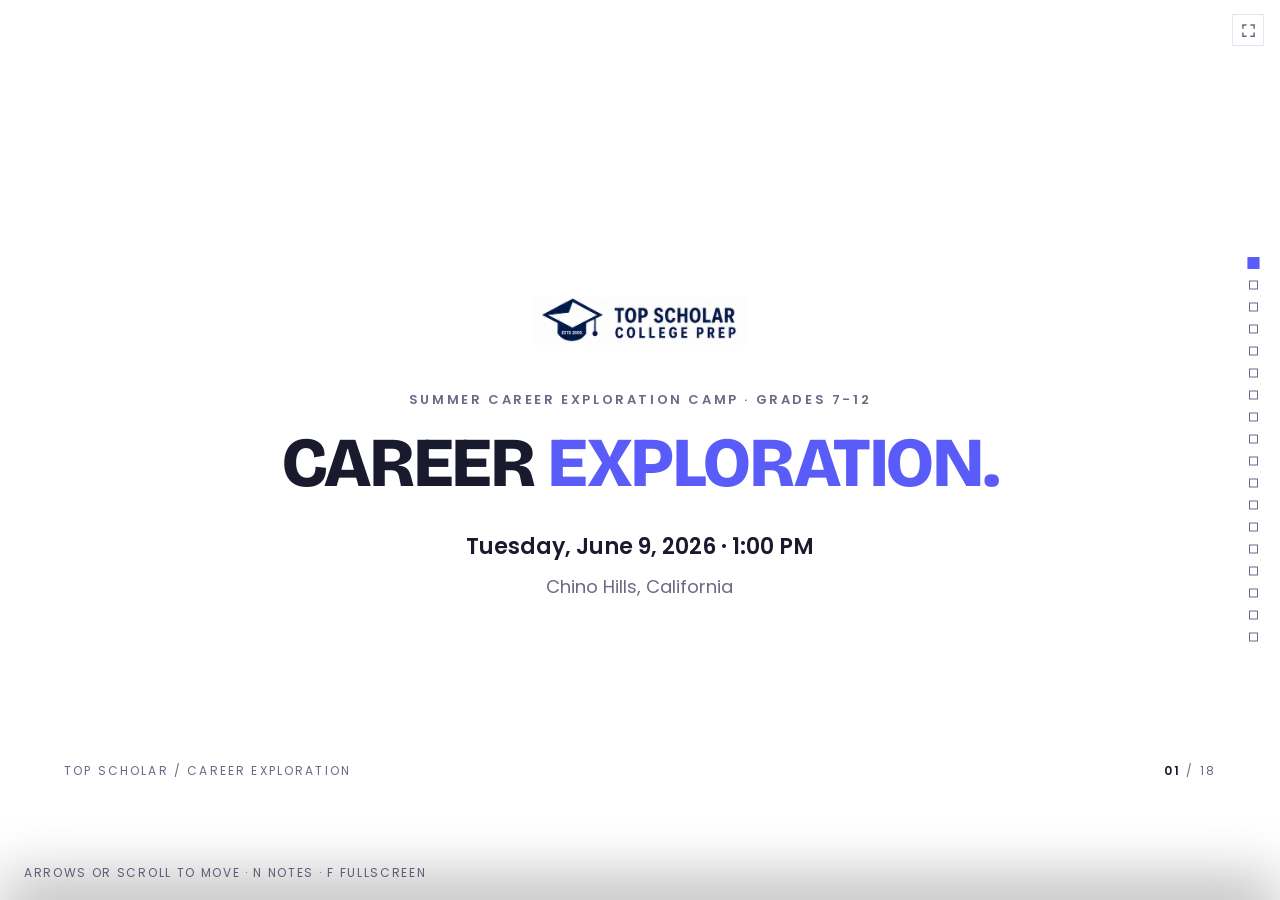
<file: top-scholar-keynote/index.html>
<!DOCTYPE html>
<html lang="en">
<head>
  <meta charset="utf-8" />
  <meta name="viewport" content="width=device-width, initial-scale=1, viewport-fit=cover" />
  <title>Career Exploration · Top Scholar</title>
  <meta name="description" content="Career exploration guest-speaker keynote. Florian Philippe, brand strategist." />
  <meta name="theme-color" content="#5A5CF9" />
  <meta name="robots" content="noindex, nofollow" />
  <meta http-equiv="Cache-Control" content="no-store, no-cache, must-revalidate" />
  <link rel="preconnect" href="https://fonts.googleapis.com" />
  <link rel="preconnect" href="https://fonts.gstatic.com" crossorigin />
  <link href="https://fonts.googleapis.com/css2?family=Bricolage+Grotesque:opsz,wght@12..96,200..800&family=Poppins:wght@300;400;500;600;700&display=swap" rel="stylesheet" />
  <script>document.write('<link rel="stylesheet" href="styles.css?v=' + Date.now() + '">');</script>
</head>
<body>
  <div class="progress" aria-hidden="true"></div>
  <main id="deck" aria-label="Career exploration keynote">
    <div id="stage"></div>
  </main>
  <nav class="rail" aria-label="Slide navigation"></nav>
  <p class="hint">Arrows or scroll to move &middot; N notes &middot; F fullscreen</p>
  <button class="fs-btn" type="button" aria-label="Toggle fullscreen" title="Fullscreen (F)">
    <svg class="fs-ic fs-enter" viewBox="0 0 16 16" aria-hidden="true"><path d="M6 2H2V6M10 2h4v4M14 10v4h-4M2 10v4h4" fill="none" stroke="currentColor" stroke-width="1.6"/></svg>
    <svg class="fs-ic fs-exit" viewBox="0 0 16 16" aria-hidden="true"><path d="M2 6h4V2M14 6h-4V2M14 10h-4v4M2 10h4v4" fill="none" stroke="currentColor" stroke-width="1.6"/></svg>
  </button>
  <aside class="notes" aria-label="Presenter notes"></aside>
  <noscript><p style="padding:40px;font-family:system-ui">This keynote needs JavaScript. Serve the folder over http and open index.html.</p></noscript>
  <script>document.write('<scr' + 'ipt src="deck.js?v=' + Date.now() + '"></scr' + 'ipt>');</script>
</body>
</html>
</file>
<file: goboom-pitch-deck-v2/styles.css>
/* Go Boom pitch deck — 1440×810 canvas, scaled to viewport.
   Brand: Dragon Orange #FF841A · Black #050505 · White
   Type: Barlow Condensed (display) + Barlow (body) */

:root {
  --orange: #FF841A;
  --orange-deep: #E86F0A;
  --orange-soft: rgba(255, 132, 26, 0.12);
  --black: #050505;
  --ink: #0A0A0A;
  --muted: #4A4A4A;
  --line: #E8E8E8;
  --wash: #F7F6F4;
  --white: #FAFAFA;
  --pure: #FFFFFF;
  --letterbox: #0A0A0A;
  --font-display: "Barlow Condensed", "Arial Narrow", sans-serif;
  --font-body: "Barlow", system-ui, -apple-system, sans-serif;
  --ease-expo: cubic-bezier(0.16, 1, 0.3, 1);
  --ease-quart: cubic-bezier(0.25, 1, 0.5, 1);
  --CW: 1440px;
  --CH: 810px;
}

* { box-sizing: border-box; margin: 0; padding: 0; }
html, body { height: 100%; }
body {
  font-family: var(--font-body);
  color: var(--ink);
  background: var(--letterbox);
  font-weight: 400;
  line-height: 1.5;
  -webkit-font-smoothing: antialiased;
  overflow: hidden;
}
body.chrome-off .rail,
body.chrome-off .hint,
body.chrome-off .chrome-tr { opacity: 0; pointer-events: none; }
body.is-fs .fs-enter { display: none; }
body:not(.is-fs) .fs-exit { display: none; }

.progress {
  position: fixed; top: 0; left: 0; right: 0; height: 3px; z-index: 50;
  background: transparent; pointer-events: none;
}
.progress::after {
  content: ""; display: block; height: 100%; width: calc(var(--p, 0) * 100%);
  background: var(--orange); transition: width 0.45s var(--ease-expo);
}

.chrome-tr {
  position: fixed; top: 16px; right: 18px; z-index: 40;
  display: flex; align-items: center; gap: 10px;
  transition: opacity 0.3s;
}
.lang-switch {
  display: flex; border: 1px solid rgba(255,255,255,0.22);
  background: rgba(5,5,5,0.72); backdrop-filter: blur(8px);
  border-radius: 2px; overflow: hidden;
}
body.on-light .lang-switch {
  border-color: rgba(5,5,5,0.14);
  background: rgba(250,250,250,0.88);
}
.lang-btn {
  font-family: var(--font-body); font-weight: 600; font-size: 12px;
  letter-spacing: 0.06em; text-transform: uppercase;
  padding: 8px 12px; border: 0; background: transparent;
  color: rgba(255,255,255,0.55); cursor: pointer; transition: color 0.2s, background 0.2s;
}
body.on-light .lang-btn { color: rgba(5,5,5,0.45); }
.lang-btn.is-active { color: var(--black); background: var(--orange); }
.lang-btn:focus-visible { outline: 2px solid var(--orange); outline-offset: 2px; }

.fs-btn {
  width: 36px; height: 36px; border: 1px solid rgba(255,255,255,0.22);
  background: rgba(5,5,5,0.72); color: #fff; border-radius: 2px;
  display: grid; place-items: center; cursor: pointer;
  backdrop-filter: blur(8px);
}
body.on-light .fs-btn {
  border-color: rgba(5,5,5,0.14);
  background: rgba(250,250,250,0.88); color: var(--black);
}
.fs-btn:hover { border-color: var(--orange); color: var(--orange); }
.fs-ic { width: 16px; height: 16px; }

#deck {
  position: fixed; inset: 0;
  display: flex; align-items: center; justify-content: center;
  overflow: hidden; background: var(--letterbox);
}
#stage {
  position: relative; width: var(--CW); height: var(--CH);
  flex: none; transform-origin: center center;
  background: var(--pure); overflow: hidden;
}

.slide {
  position: absolute; inset: 0; display: flex; align-items: stretch;
  padding: 48px 72px 84px; overflow: hidden; background: var(--pure);
  opacity: 0; visibility: hidden; pointer-events: none;
  transform: translateX(110px) scale(0.985);
  transition: opacity 0.5s var(--ease-expo), transform 0.62s var(--ease-expo), visibility 0s linear 0.62s;
}
.slide.off-left { transform: translateX(-110px) scale(0.985); }
.slide.off-right { transform: translateX(110px) scale(0.985); }
.slide.current {
  opacity: 1; visibility: visible; pointer-events: auto; transform: none;
  transition: opacity 0.5s var(--ease-expo), transform 0.62s var(--ease-expo);
  transition-delay: 0.05s;
}
.slide.exit-left, .slide.exit-right {
  opacity: 0; visibility: visible;
  transition: opacity 0.4s var(--ease-quart), transform 0.5s var(--ease-quart);
}
.slide.exit-left { transform: translateX(-80px) scale(0.99); }
.slide.exit-right { transform: translateX(80px) scale(0.99); }

.slide.dark { background: var(--black); color: var(--white); }
.slide.orange { background: var(--orange); color: var(--black); }
.slide.wash { background: var(--wash); }

.slide-inner { width: 100%; position: relative; z-index: 2; display: flex; flex-direction: column; }
.slide-foot {
  position: absolute; left: 72px; right: 72px; bottom: 20px;
  display: flex; justify-content: space-between; align-items: center;
  font-size: 11px; letter-spacing: 0.14em; text-transform: uppercase;
  color: var(--muted); font-weight: 500; z-index: 3;
  pointer-events: none;
}
.slide.dark .slide-foot { color: rgba(255,255,255,0.35); }
.slide.orange .slide-foot { color: rgba(5,5,5,0.72); }
.slide-num { font-variant-numeric: tabular-nums; }

.sym {
  position: absolute; pointer-events: none; z-index: 1;
  opacity: 0.07; object-fit: contain;
}
.slide.dark .sym { opacity: 0.12; }
.slide.orange .sym { opacity: 0.18; filter: brightness(0); }
.sym-tr { top: -40px; right: 40px; height: 420px; }
.sym-bl { bottom: -60px; left: 24px; height: 360px; }
.sym-side { top: 80px; right: 48px; height: 520px; }

.eyebrow {
  font-family: var(--font-body); font-weight: 600; font-size: 14px;
  letter-spacing: 0.22em; text-transform: uppercase;
  color: var(--orange); margin-bottom: 18px;
}
.slide.orange .eyebrow { color: var(--black); }
.slide.dark .eyebrow { color: var(--orange); }

.headline {
  font-family: var(--font-display); font-weight: 800;
  font-size: 72px; line-height: 0.95; letter-spacing: -0.01em;
  text-transform: uppercase; max-width: 18ch;
}
.headline.xl { font-size: 96px; max-width: 14ch; }
.headline.xxl { font-size: 110px; max-width: 12ch; }
.headline .hl { color: var(--orange); }
.slide.orange .headline .hl { color: var(--pure); }
.slide.dark .headline { color: var(--white); }

.lead {
  font-size: 22px; line-height: 1.45; color: var(--muted);
  max-width: 42ch; margin-top: 22px; font-weight: 400;
}
.slide.dark .lead { color: rgba(255,255,255,0.62); }
.slide.orange .lead { color: rgba(5,5,5,0.72); }

.slide.current .build { animation: rise 0.7s var(--ease-expo) both; }
.slide.current .build:nth-child(1) { animation-delay: 0.08s; }
.slide.current .build:nth-child(2) { animation-delay: 0.16s; }
.slide.current .build:nth-child(3) { animation-delay: 0.24s; }
.slide.current .build:nth-child(4) { animation-delay: 0.32s; }
.slide.current .build:nth-child(5) { animation-delay: 0.4s; }
.slide.current .build:nth-child(6) { animation-delay: 0.48s; }
@keyframes rise {
  from { opacity: 0; transform: translateY(28px); }
  to { opacity: 1; transform: none; }
}
@media (prefers-reduced-motion: reduce) {
  .slide, .slide.current, .slide.exit-left, .slide.exit-right {
    transition: opacity 0.2s linear !important; transform: none !important;
  }
  .slide.current .build { animation: none !important; opacity: 1 !important; }
  .logo-anim .o-stretch, .logo-anim .letter { animation: none !important; }
  .slide.current .logo-anim .letter { opacity: 1; transform: none; }
  .slide.current .logo-mark .o-mega::before,
  .slide.current .logo-mark .o2::before { transform: scaleY(1); border-color: var(--orange); }
}

.slide-title { justify-content: center; align-items: center; text-align: center; padding: 0; }
.logo-anim {
  display: flex; flex-direction: column; align-items: center; gap: 0;
  color: var(--white); margin-bottom: 28px;
}
.logo-mark {
  display: grid;
  grid-template-columns: auto auto auto auto;
  grid-template-rows: auto auto;
  align-items: end;
  column-gap: 0.04em;
  font-family: var(--font-display); font-weight: 800;
  font-size: 132px; line-height: 0.82; letter-spacing: -0.04em;
  text-transform: uppercase;
  color: var(--white);
}
.logo-mark .g {
  grid-column: 1; grid-row: 1;
  font-size: 0.62em; align-self: end; padding-bottom: 0.04em;
}
.logo-mark .b { grid-column: 1; grid-row: 2; }
.logo-mark .m { grid-column: 4; grid-row: 2; }
.logo-mark .o2 { grid-column: 3; grid-row: 2; }
.logo-mark .o-mega {
  grid-column: 2; grid-row: 1 / span 2;
  width: 0.38em; height: 1.55em;
  position: relative; align-self: end;
}
.logo-mark .o-mega::before,
.logo-mark .o2::before {
  content: ""; position: absolute; inset: 0;
  border: 0.1em solid currentColor;
  border-radius: 999px;
  transform: scaleY(0.18); transform-origin: center bottom;
}
.logo-mark .o2 {
  position: relative; width: 0.38em; height: 1em; display: inline-block;
}
.logo-mark .letter {
  display: inline-block;
  opacity: 0; transform: translateY(40px) scaleY(0.35);
  transform-origin: bottom center;
}
.slide.current .logo-mark .letter {
  animation: letterBoom 0.9s var(--ease-expo) forwards;
}
.slide.current .logo-mark .g { animation-delay: 0.05s; }
.slide.current .logo-mark .b { animation-delay: 0.12s; }
.slide.current .logo-mark .m { animation-delay: 0.28s; }
.slide.current .logo-mark .o-mega::before {
  animation: oStretch 1.2s var(--ease-expo) 0.22s forwards;
  border-color: var(--orange);
}
.slide.current .logo-mark .o2::before {
  animation: oStretch 1s var(--ease-expo) 0.4s forwards;
  border-color: var(--orange);
}

@keyframes letterBoom {
  0% { opacity: 0; transform: translateY(48px) scaleY(0.25); }
  60% { opacity: 1; transform: translateY(-4px) scaleY(1.05); }
  100% { opacity: 1; transform: none; }
}
@keyframes oStretch {
  0% { transform: scaleY(0.18); }
  55% { transform: scaleY(1.06); }
  100% { transform: scaleY(1); }
}

.logo-sub {
  font-family: var(--font-body); font-weight: 600;
  font-size: 18px; letter-spacing: 0.55em; text-transform: uppercase;
  color: rgba(255,255,255,0.55); margin-top: 18px;
  opacity: 0;
}
.slide.current .logo-sub { animation: rise 0.7s var(--ease-expo) 0.85s both; }
.title-kicker { margin-top: 48px; opacity: 0; }
.slide.current .title-kicker { animation: rise 0.75s var(--ease-expo) 1s both; }
.title-kicker h1 {
  font-family: var(--font-display); font-weight: 700;
  font-size: 42px; line-height: 1.05; text-transform: uppercase;
  color: var(--white); letter-spacing: 0.02em;
}
.title-kicker p { margin-top: 12px; font-size: 18px; color: rgba(255,255,255,0.5); }

.slide-statement { justify-content: center; align-items: center; text-align: center; }
.slide-statement .headline { max-width: 16ch; margin: 0 auto; }
.slide-statement.dark .headline { color: var(--white); }
.slide-statement.orange .headline { color: var(--black); }

.grid-2 {
  display: grid; grid-template-columns: 1fr 1fr; gap: 48px;
  flex: 1; align-items: start; margin-top: 8px;
}
.col h3 {
  font-family: var(--font-display); font-weight: 700;
  font-size: 28px; text-transform: uppercase; margin-bottom: 20px;
  letter-spacing: 0.02em;
}
.col.opp h3 { color: var(--orange); }
/* bullets redefined below */
.col.pain .bullet::before { background: var(--black); }
.slide.dark .bullet { color: rgba(255,255,255,0.82); }

.prob-grid {
  display: grid; grid-template-columns: 1fr 1fr; gap: 28px 40px;
  margin-top: 12px; flex: 1;
}
.prob {
  display: grid; grid-template-columns: auto 1fr; gap: 16px 18px;
  align-content: start;
}
.prob-n {
  font-family: var(--font-display); font-weight: 800;
  font-size: 42px; line-height: 1; color: var(--orange);
}
.prob h4 {
  font-family: var(--font-display); font-weight: 700;
  font-size: 26px; text-transform: uppercase; line-height: 1.1;
  align-self: end;
}
.prob p { grid-column: 2; font-size: 17px; color: var(--muted); line-height: 1.4; }
.aside-callout {
  margin-top: auto; padding: 22px 26px;
  background: var(--black); color: var(--white);
  font-size: 20px; line-height: 1.35; max-width: 52ch;
  font-family: var(--font-display); font-weight: 600;
  text-transform: uppercase; letter-spacing: 0.01em;
}
.aside-callout em { color: var(--orange); font-style: normal; }

.pos-hero {
  flex: 1; display: flex; flex-direction: column; justify-content: center;
  align-items: flex-start; max-width: 900px;
}
.pos-hero .headline { font-size: 88px; max-width: 12ch; }
.pos-hero .headline .line2 { color: var(--muted); font-weight: 600; }
.platforms { display: flex; flex-wrap: wrap; gap: 10px; margin-top: 36px; }
.plat {
  font-size: 13px; font-weight: 600; letter-spacing: 0.08em;
  text-transform: uppercase; padding: 10px 16px;
  border: 1px solid rgba(5,5,5,0.18); color: var(--ink);
}
.slide.dark .plat { border-color: rgba(255,255,255,0.22); color: var(--white); }

.bullet strong {
  font-family: var(--font-display); font-weight: 700;
  font-size: 18px; text-transform: uppercase; letter-spacing: 0.02em;
}
.col.opp .bullet strong { color: var(--ink); }

.team-grid {
  display: grid; grid-template-columns: repeat(3, 1fr); gap: 18px;
  margin-top: 8px;
}
.team-card:nth-child(4) { grid-column: 1; }
.team-card:nth-child(5) { grid-column: 2; }
.team-card {
  padding: 22px 22px 20px;
  border-top: 3px solid var(--orange);
  background: var(--wash);
}
.team-card .role {
  font-size: 12px; font-weight: 600; letter-spacing: 0.14em;
  text-transform: uppercase; color: var(--muted); margin-bottom: 8px;
}
.team-card .name {
  font-family: var(--font-display); font-weight: 700;
  font-size: 28px; text-transform: uppercase; line-height: 1;
}
.team-card .langs { margin-top: 10px; font-size: 14px; color: var(--muted); }
.team-meta {
  display: grid; grid-template-columns: 1.4fr 1fr; gap: 28px;
  margin-top: 28px;
}
.ex-list { display: flex; flex-wrap: wrap; gap: 8px; }
.ex-list span {
  font-size: 13px; font-weight: 600; letter-spacing: 0.06em;
  text-transform: uppercase; padding: 8px 12px;
  background: var(--black); color: var(--white);
}
.ex-list span.accent { background: var(--orange); color: var(--black); }
.network { font-size: 15px; color: var(--muted); line-height: 1.5; }
.network strong {
  color: var(--ink); display: block; margin-bottom: 6px;
  font-family: var(--font-display); font-size: 18px; text-transform: uppercase;
}
.lang-strip {
  margin-top: 22px; font-size: 14px; letter-spacing: 0.04em; color: var(--muted);
}

.feat-list { display: flex; flex-direction: column; gap: 18px; margin-top: 8px; flex: 1; }
.feat {
  display: grid; grid-template-columns: 56px 1fr; gap: 18px;
  padding-bottom: 16px; border-bottom: 1px solid var(--line);
}
.feat:last-child { border-bottom: 0; }
.feat-n {
  font-family: var(--font-display); font-weight: 800;
  font-size: 32px; color: var(--orange); line-height: 1;
}
.feat h4 {
  font-family: var(--font-display); font-weight: 700;
  font-size: 24px; text-transform: uppercase; margin-bottom: 4px;
}
.feat p { font-size: 17px; color: var(--muted); line-height: 1.4; max-width: 70ch; }

.do-grid {
  display: grid; grid-template-columns: 1fr 1fr; gap: 20px;
  margin-top: 8px; flex: 1;
}
.do-card {
  padding: 26px 28px; background: var(--wash); position: relative;
}
.do-card::before {
  content: ""; position: absolute; top: 0; left: 0; right: 0; height: 3px;
  background: var(--orange);
}
.do-card h4 {
  font-family: var(--font-display); font-weight: 700;
  font-size: 24px; text-transform: uppercase; margin-bottom: 10px;
}
.do-card p { font-size: 16px; color: var(--muted); line-height: 1.4; }

.ops-flow {
  display: flex; flex-direction: column; gap: 0; margin-top: 12px; flex: 1;
  max-width: 980px;
}
.ops-step {
  display: grid; grid-template-columns: 48px 1fr; gap: 20px;
  padding: 20px 0; border-bottom: 1px solid var(--line);
  align-items: start;
}
.ops-step:last-child { border-bottom: 0; }
.ops-arrow {
  font-family: var(--font-display); font-weight: 800;
  font-size: 28px; color: var(--orange); line-height: 1.1;
}
.ops-step h4 {
  font-family: var(--font-display); font-weight: 700;
  font-size: 24px; text-transform: uppercase; margin-bottom: 4px;
}
.ops-step p { font-size: 17px; color: var(--muted); }

.case-head {
  display: flex; align-items: center; gap: 20px; margin-bottom: 16px;
}
.case-head .x {
  font-family: var(--font-display); font-weight: 700;
  font-size: 28px; color: var(--muted);
}
.timeline {
  display: grid; grid-template-columns: 1fr 1fr; gap: 36px;
  margin-top: 8px; flex: 1;
}
.tl-block h3 {
  font-family: var(--font-display); font-weight: 700;
  font-size: 22px; text-transform: uppercase; color: var(--orange);
  margin-bottom: 16px; letter-spacing: 0.04em;
}
.tl-item {
  display: grid; grid-template-columns: 110px 1fr; gap: 14px;
  margin-bottom: 14px; font-size: 16px; line-height: 1.35;
}
.tl-item .yr {
  font-weight: 700; color: var(--ink); font-variant-numeric: tabular-nums;
}
.tl-item p { color: var(--muted); }
.challenge-box {
  margin-top: 8px; padding: 20px 24px; background: var(--black); color: var(--white);
  font-size: 18px; line-height: 1.4; max-width: 52ch;
}
.challenge-box strong {
  color: var(--orange); display: block; margin-bottom: 6px;
  font-size: 13px; letter-spacing: 0.16em; text-transform: uppercase;
}

.examples-grid {
  display: grid; grid-template-columns: repeat(2, 1fr); gap: 18px;
  margin-top: 8px; flex: 1;
}
.ex-slot {
  background: var(--wash); padding: 22px 24px; min-height: 160px;
  display: flex; flex-direction: column;
}
.ex-slot h4 {
  font-family: var(--font-display); font-weight: 700;
  font-size: 22px; text-transform: uppercase; margin-bottom: 10px;
}
.ex-slot p, .ex-slot ul { font-size: 15px; color: var(--muted); line-height: 1.4; }
.ex-slot ul { padding-left: 18px; }
.ex-slot .ph {
  margin-top: auto; padding-top: 16px;
  border: 1.5px dashed rgba(5,5,5,0.2);
  min-height: 72px; display: grid; place-items: center;
  font-size: 12px; letter-spacing: 0.14em; text-transform: uppercase;
  color: rgba(5,5,5,0.35); font-weight: 600;
}

.partner-top {
  display: grid; grid-template-columns: 1.05fr 1fr; gap: 32px;
  align-items: start;
}

.partner-points h3 {
  font-family: var(--font-display); font-weight: 700;
  font-size: 24px; text-transform: uppercase; margin-bottom: 14px;
}
.partner-points li {
  list-style: none; font-size: 16px; line-height: 1.4;
  padding: 8px 0 8px 18px; position: relative; color: var(--muted);
  border-bottom: 1px solid var(--line);
}
.partner-points li::before {
  content: ""; position: absolute; left: 0; top: 15px;
  width: 8px; height: 8px; background: var(--orange);
}
.partner-points li strong { color: var(--ink); font-weight: 600; }

.results { margin-top: 16px; }
.results h3 {
  font-family: var(--font-display); font-weight: 700;
  font-size: 22px; text-transform: uppercase; text-align: center;
  margin-bottom: 16px; letter-spacing: 0.04em;
}
.charts { display: grid; grid-template-columns: 1fr 1fr; gap: 36px; }
.chart { background: var(--wash); padding: 18px 22px 14px; }
.chart-title {
  font-size: 13px; font-weight: 600; letter-spacing: 0.12em;
  text-transform: uppercase; color: var(--muted); margin-bottom: 4px;
}
.chart-sub {
  font-family: var(--font-display); font-weight: 700;
  font-size: 20px; text-transform: uppercase; margin-bottom: 12px;
}
.chart-svg { width: 100%; height: 160px; display: block; }
.chart-note {
  margin-top: 8px; font-size: 11px; color: var(--muted); letter-spacing: 0.04em;
}

.slide.current .bar {
  transform-origin: bottom;
  animation: barGrow 0.9s var(--ease-expo) both;
}
.slide.current .bar:nth-child(1) { animation-delay: 0.15s; }
.slide.current .bar:nth-child(2) { animation-delay: 0.25s; }
.slide.current .bar:nth-child(3) { animation-delay: 0.35s; }
.slide.current .bar:nth-child(4) { animation-delay: 0.45s; }
.slide.current .bar:nth-child(5) { animation-delay: 0.55s; }
@keyframes barGrow {
  from { transform: scaleY(0); }
  to { transform: scaleY(1); }
}

.process {
  display: grid; grid-template-columns: repeat(3, 1fr); gap: 20px;
  margin-top: 12px; flex: 1; align-content: start;
}
.step {
  padding: 26px 24px; background: var(--wash); position: relative;
  min-height: 260px;
}
.step::after {
  content: "→"; position: absolute; right: -16px; top: 50%;
  transform: translateY(-50%); font-size: 24px; color: var(--orange);
  font-weight: 700; z-index: 2;
}
.step:last-child::after { content: none; }
.step-n {
  font-family: var(--font-display); font-weight: 800;
  font-size: 36px; color: var(--orange); line-height: 1; margin-bottom: 10px;
}
.step h4 {
  font-family: var(--font-display); font-weight: 700;
  font-size: 22px; text-transform: uppercase; margin-bottom: 12px;
  line-height: 1.1;
}
.step ul { padding-left: 16px; font-size: 15px; color: var(--muted); line-height: 1.45; }
.ongoing {
  margin-top: 24px; padding: 20px 28px;
  background: var(--black); color: var(--white);
  display: flex; align-items: center; gap: 24px;
}
.ongoing .inf {
  font-family: var(--font-display); font-weight: 800;
  font-size: 42px; color: var(--orange); line-height: 1;
}
.ongoing p {
  font-family: var(--font-display); font-weight: 600;
  font-size: 20px; text-transform: uppercase; line-height: 1.25;
}

.needs-grid {
  display: grid; grid-template-columns: 1fr 1fr; gap: 24px 40px;
  margin-top: 8px; flex: 1;
}
.need h4 {
  font-family: var(--font-display); font-weight: 700;
  font-size: 26px; text-transform: uppercase; margin-bottom: 8px;
  color: var(--orange);
}
.need p { font-size: 17px; color: var(--muted); line-height: 1.4; }
.need .why {
  margin-top: 10px; padding-top: 10px;
  border-top: 1px solid var(--line);
  font-size: 15px; color: var(--ink);
}

.get-list {
  display: flex; flex-direction: column; gap: 0;
  margin-top: 20px; max-width: 820px;
}
.get-item {
  font-family: var(--font-display); font-weight: 700;
  font-size: 36px; text-transform: uppercase; line-height: 1.15;
  padding: 22px 0; border-bottom: 1px solid rgba(255,255,255,0.15);
  color: var(--white);
}
.get-item span { color: var(--orange); }

.close-wrap {
  flex: 1; display: flex; flex-direction: column;
  justify-content: center; align-items: flex-start;
}
.close-wrap .headline { font-size: 80px; max-width: 14ch; }
.contacts {
  margin-top: 40px; display: grid; gap: 10px;
  font-size: 20px;
}
.contacts a {
  color: var(--white); text-decoration: none;
  border-bottom: 1px solid transparent; width: fit-content;
}
.contacts a:hover { border-bottom-color: var(--orange); color: var(--orange); }
.contacts .web {
  font-family: var(--font-display); font-weight: 700;
  font-size: 28px; text-transform: uppercase; color: var(--orange);
  margin-bottom: 8px; letter-spacing: 0.04em;
}

.rail {
  position: fixed; right: 16px; left: auto; top: 50%; transform: translateY(-50%);
  z-index: 30; display: flex; flex-direction: column; gap: 7px;
  transition: opacity 0.3s;
}
.rail button {
  width: 8px; height: 8px; border-radius: 1px; border: 0;
  background: rgba(255,255,255,0.22); cursor: pointer; padding: 0;
  transition: background 0.2s, transform 0.2s;
}
.rail button.active { background: var(--orange); transform: scaleY(1.6); }
.rail button:focus-visible { outline: 2px solid var(--orange); outline-offset: 2px; }

.hint {
  position: fixed; bottom: 14px; left: 50%; transform: translateX(-50%);
  z-index: 30; font-size: 11px; letter-spacing: 0.14em; text-transform: uppercase;
  color: rgba(255,255,255,0.4); font-weight: 500; transition: opacity 0.3s, color 0.3s;
  pointer-events: none;
}
body.on-light .hint { color: rgba(5,5,5,0.45); }
body.on-orange .hint { color: rgba(5,5,5,0.55); }

html[lang="zh"] .headline { letter-spacing: 0.02em; }
html[lang="zh"] .lead { font-size: 20px; line-height: 1.55; }
html[lang="zh"] .bullet,
html[lang="zh"] .feat p,
html[lang="zh"] .do-card p { line-height: 1.5; }


/* Official logo (asset, not reconstructed type) */
.title-stage {
  width: 100%; height: 100%;
  display: flex; flex-direction: column;
  align-items: center; justify-content: center; text-align: center;
}
.logo-anim { margin-bottom: 28px; }
.logo-official {
  display: block; height: 280px; width: auto;
  opacity: 0; transform: scaleY(0.35);
  transform-origin: center bottom;
}
.slide.current .logo-official {
  animation: logoReveal 1.05s var(--ease-expo) 0.08s forwards;
}
@keyframes logoReveal {
  0% { opacity: 0; transform: scaleY(0.28); }
  55% { opacity: 1; transform: scaleY(1.04); }
  100% { opacity: 1; transform: none; }
}
@media (prefers-reduced-motion: reduce) {
  .slide.current .logo-official { animation: none; opacity: 1; transform: none; }
}

.case-head { display: flex; align-items: center; gap: 20px; margin-bottom: 16px; }
.case-logo--novium { height: 52px; width: auto; display: block; }
.case-logo--gb { height: 52px; width: auto; display: block; }
.case-head .x {
  font-family: var(--font-display); font-weight: 700;
  font-size: 28px; color: var(--muted);
}

.bullet {
  display: grid;
  grid-template-columns: 8px 1fr;
  column-gap: 14px;
  row-gap: 2px;
  margin-bottom: 12px;
  align-items: start;
}
.bullet::before {
  content: ""; width: 8px; height: 8px; margin-top: 5px;
  background: var(--orange); border-radius: 1px;
  grid-row: 1 / span 2;
}
.col.pain .bullet::before { background: var(--black); }
.bullet-title {
  grid-column: 2;
  font-family: var(--font-display); font-weight: 700;
  font-size: 17px; text-transform: uppercase; letter-spacing: 0.02em;
  color: var(--ink); line-height: 1.15;
}
.bullet-body {
  grid-column: 2;
  color: var(--muted); font-size: 15px; line-height: 1.4;
}
.col h3 { min-height: 1.2em; }

/* Partnership: show faces — no aggressive crop */
.partner-top {
  display: grid; grid-template-columns: 1.1fr 1fr; gap: 28px;
  align-items: stretch;
}

.headline--partner {
  font-size: 34px !important; max-width: 32ch; margin-bottom: 12px; line-height: 1;
}
.slide#slide-partnership { padding-top: 40px; padding-bottom: 84px; }
.slide#slide-partnership 
.slide-inner--partner { width: 100%; }

.chart-plot { width: 100%; }
.chart-svg { width: 100%; height: 112px; display: block; }
.chart-axis {
  display: grid; grid-template-columns: repeat(5, 1fr);
  margin-top: 8px; gap: 0;
}
.chart-lab {
  text-align: center; font-size: 11px; color: var(--muted);
  letter-spacing: 0.02em; white-space: nowrap;
}
.chart-note { margin-top: 6px; font-size: 10px; color: var(--muted); }
.charts { gap: 28px; }
.chart { padding: 14px 16px 12px; }


/* Partnership photo: never crop faces */
.slide#slide-partnership .partner-photo,
.partner-photo {
  width: 100% !important;
  height: 300px !important;
  max-height: none !important;
  min-height: 0 !important;
  aspect-ratio: auto !important;
  object-fit: contain !important;
  object-position: center center !important;
  background: #0a0a0a !important;
  display: block;
}

/* ============================================================
   V2 CINEMATIC OVERDRIVE
   Keeps V1 layout/readability. Adds motion + stagecraft only.
   ============================================================ */

.deck-v2 #deck { background: #070707; }
.deck-v2 #stage {
  perspective: 1800px;
  box-shadow:
    0 0 0 1px rgba(255,132,26,0.08),
    0 40px 120px rgba(0,0,0,0.55);
}

.o-field {
  position: fixed; inset: 0; z-index: 0;
  pointer-events: none; opacity: 0.85;
}
.cursor-spot {
  position: fixed; top: 0; left: 0; width: 440px; height: 440px;
  border-radius: 50%; pointer-events: none; z-index: 1;
  background: radial-gradient(circle, rgba(255,132,26,0.14) 0%, rgba(255,132,26,0) 68%);
  mix-blend-mode: screen; will-change: transform;
}
body.on-light .cursor-spot {
  background: radial-gradient(circle, rgba(255,132,26,0.1) 0%, rgba(255,132,26,0) 70%);
  mix-blend-mode: multiply;
}

.deck-v2 .slide {
  transform: translateX(140px) rotateY(-11deg) scale(0.94);
  filter: blur(0px);
  transition:
    opacity 0.55s var(--ease-expo),
    transform 0.78s var(--ease-expo),
    filter 0.55s var(--ease-quart),
    visibility 0s linear 0.78s;
}
.deck-v2 .slide.off-left {
  transform: translateX(-140px) rotateY(11deg) scale(0.94);
}
.deck-v2 .slide.off-right {
  transform: translateX(140px) rotateY(-11deg) scale(0.94);
}
.deck-v2 .slide.current {
  opacity: 1; visibility: visible; pointer-events: auto;
  transform: none; filter: none;
  transition:
    opacity 0.55s var(--ease-expo),
    transform 0.78s var(--ease-expo),
    filter 0.55s var(--ease-quart);
  transition-delay: 0.04s;
}
.deck-v2 .slide.exit-left {
  transform: translateX(-160px) rotateY(16deg) scale(0.9);
  filter: blur(6px); opacity: 0;
}
.deck-v2 .slide.exit-right {
  transform: translateX(160px) rotateY(-16deg) scale(0.9);
  filter: blur(6px); opacity: 0;
}

/* Statement: words stagger; rule UNDER copy (never through glyphs) */
.statement-stage {
  width: 100%; height: 100%;
  display: flex; flex-direction: column;
  align-items: center; justify-content: center;
  gap: 44px; text-align: center; z-index: 2;
}
.statement-copy {
  position: relative; z-index: 3;
  max-width: 14ch; margin: 0 auto;
  perspective: 800px;
}
.stmt-word {
  display: inline-block;
  margin-right: 0.18em;
  opacity: 0;
  transform: translateY(48px) rotateX(55deg);
  transform-origin: bottom center;
  will-change: transform, opacity;
}
.slide.current .stmt-word {
  animation: stmtWord 0.75s var(--ease-expo) forwards;
  animation-delay: calc(0.1s + var(--i, 0) * 0.065s);
}
@keyframes stmtWord {
  0% { opacity: 0; transform: translateY(48px) rotateX(55deg); }
  60% { opacity: 1; transform: translateY(-4px) rotateX(-4deg); }
  100% { opacity: 1; transform: none; }
}
.statement-rule {
  height: 3px; width: 0;
  background: currentColor;
  opacity: 0.28;
  border-radius: 2px;
  flex: none;
  position: relative;
  z-index: 1;
  margin-top: 8px;
}
.slide.orange .statement-rule { background: var(--black); opacity: 0.22; }
.slide.dark .statement-rule { background: var(--orange); opacity: 0.7; }
.slide.current .statement-rule {
  animation: ruleGrow 0.95s var(--ease-expo) 0.55s forwards;
}
@keyframes ruleGrow {
  from { width: 0; opacity: 0; }
  to { width: min(220px, 28%); opacity: 0.28; }
}
.slide.dark.current .statement-rule {
  animation-name: ruleGrowDark;
}
@keyframes ruleGrowDark {
  from { width: 0; opacity: 0; }
  to { width: min(220px, 28%); opacity: 0.7; }
}

/* Title logo punch */
.deck-v2 .slide.current .logo-official {
  animation: logoBoom 1.15s var(--ease-expo) 0.05s forwards;
}
@keyframes logoBoom {
  0% { opacity: 0; transform: scaleY(0.2) translateY(40px); filter: blur(8px); }
  55% { opacity: 1; transform: scaleY(1.06) translateY(-6px); filter: blur(0); }
  100% { opacity: 1; transform: none; filter: none; }
}
.deck-v2 .slide.current .title-kicker {
  animation: riseHard 0.85s var(--ease-expo) 0.85s both;
}
@keyframes riseHard {
  from { opacity: 0; transform: translateY(36px) scale(0.96); letter-spacing: 0.12em; }
  to { opacity: 1; transform: none; }
}

/* Builds: stronger stagger + slight blur clear */
.deck-v2 .slide.current .build {
  animation: riseBlur 0.8s var(--ease-expo) both;
}
@keyframes riseBlur {
  from { opacity: 0; transform: translateY(34px); filter: blur(4px); }
  to { opacity: 1; transform: none; filter: none; }
}
.deck-v2 .slide.current .build:nth-child(1) { animation-delay: 0.1s; }
.deck-v2 .slide.current .build:nth-child(2) { animation-delay: 0.2s; }
.deck-v2 .slide.current .build:nth-child(3) { animation-delay: 0.3s; }
.deck-v2 .slide.current .build:nth-child(4) { animation-delay: 0.4s; }
.deck-v2 .slide.current .build:nth-child(5) { animation-delay: 0.5s; }
.deck-v2 .slide.current .build:nth-child(6) { animation-delay: 0.6s; }
.deck-v2 .slide.current .build:nth-child(7) { animation-delay: 0.7s; }
.deck-v2 .slide.current .build:nth-child(8) { animation-delay: 0.8s; }

/* Symbols drift */
.deck-v2 .slide.current .sym {
  animation: symFloat 8s ease-in-out infinite alternate;
}
@keyframes symFloat {
  from { transform: translate3d(0, 0, 0) rotate(-2deg); }
  to { transform: translate3d(-18px, 14px, 0) rotate(3deg); }
}

/* Timeline cascade */
.deck-v2 .tl-item {
  opacity: 0; transform: translateX(-16px);
}
.deck-v2 .slide.current .tl-item {
  animation: tlIn 0.65s var(--ease-expo) forwards;
  animation-delay: calc(0.25s + var(--ti, 0) * 0.08s);
}
@keyframes tlIn {
  to { opacity: 1; transform: none; }
}

/* Partnership photo: contain forever + soft ken (scale only, no crop) */
.deck-v2 .slide#slide-partnership .partner-photo,
.deck-v2 .partner-photo {
  object-fit: contain !important;
  object-position: center center !important;
  background: #0a0a0a !important;
}
.deck-v2 .slide.current .partner-photo {
  animation: photoIn 1.1s var(--ease-expo) 0.15s both;
}
@keyframes photoIn {
  from { opacity: 0; transform: scale(0.94); filter: brightness(0.7); }
  to { opacity: 1; transform: none; filter: none; }
}

/* Case logos: no invert — black assets on light */
.deck-v2 .case-logo--novium,
.deck-v2 .case-logo--gb {
  filter: none !important;
  opacity: 0;
  transform: translateY(12px);
}
.deck-v2 .slide.current .case-logo--novium,
.deck-v2 .slide.current .case-logo--gb {
  animation: logoIn 0.7s var(--ease-expo) forwards;
}
.deck-v2 .slide.current .case-logo--novium { animation-delay: 0.1s; }
.deck-v2 .slide.current .case-logo--gb { animation-delay: 0.22s; }
@keyframes logoIn {
  to { opacity: 1; transform: none; }
}
.deck-v2 .case-head .x {
  opacity: 0;
}
.deck-v2 .slide.current .case-head .x {
  animation: logoIn 0.5s var(--ease-expo) 0.18s forwards;
}

/* Progress + rail punch */
.deck-v2 .progress::after {
  box-shadow: 0 0 12px rgba(255,132,26,0.65);
}
.deck-v2 .rail button.active {
  box-shadow: 0 0 10px rgba(255,132,26,0.7);
}

@media (prefers-reduced-motion: reduce) {
  .o-field, .cursor-spot { display: none !important; }
  .deck-v2 .slide,
  .deck-v2 .slide.current,
  .deck-v2 .slide.exit-left,
  .deck-v2 .slide.exit-right {
    transform: none !important; filter: none !important;
    transition: opacity 0.2s linear !important;
  }
  .stmt-word, .statement-rule, .tl-item,
  .deck-v2 .slide.current .build,
  .deck-v2 .slide.current .logo-official,
  .deck-v2 .slide.current .partner-photo,
  .deck-v2 .slide.current .sym {
    animation: none !important; opacity: 1 !important; transform: none !important; filter: none !important;
  }
  .statement-rule { width: min(220px, 28%); }
}
</file>
<file: goboom-pitch-deck/styles.css>
/* Go Boom pitch deck — 1440×810 canvas, scaled to viewport.
   Brand: Dragon Orange #FF841A · Black #050505 · White
   Type: Barlow Condensed (display) + Barlow (body) */

:root {
  --orange: #FF841A;
  --orange-deep: #E86F0A;
  --orange-soft: rgba(255, 132, 26, 0.12);
  --black: #050505;
  --ink: #0A0A0A;
  --muted: #4A4A4A;
  --line: #E8E8E8;
  --wash: #F7F6F4;
  --white: #FAFAFA;
  --pure: #FFFFFF;
  --letterbox: #0A0A0A;
  --font-display: "Barlow Condensed", "Arial Narrow", sans-serif;
  --font-body: "Barlow", system-ui, -apple-system, sans-serif;
  --ease-expo: cubic-bezier(0.16, 1, 0.3, 1);
  --ease-quart: cubic-bezier(0.25, 1, 0.5, 1);
  --CW: 1440px;
  --CH: 810px;
}

* { box-sizing: border-box; margin: 0; padding: 0; }
html, body { height: 100%; }
body {
  font-family: var(--font-body);
  color: var(--ink);
  background: var(--letterbox);
  font-weight: 400;
  line-height: 1.5;
  -webkit-font-smoothing: antialiased;
  overflow: hidden;
}
body.chrome-off .rail,
body.chrome-off .hint,
body.chrome-off .chrome-tr { opacity: 0; pointer-events: none; }
body.is-fs .fs-enter { display: none; }
body:not(.is-fs) .fs-exit { display: none; }

.progress {
  position: fixed; top: 0; left: 0; right: 0; height: 3px; z-index: 50;
  background: transparent; pointer-events: none;
}
.progress::after {
  content: ""; display: block; height: 100%; width: calc(var(--p, 0) * 100%);
  background: var(--orange); transition: width 0.45s var(--ease-expo);
}

.chrome-tr {
  position: fixed; top: 16px; right: 18px; z-index: 40;
  display: flex; align-items: center; gap: 10px;
  transition: opacity 0.3s;
}
.lang-switch {
  display: flex; border: 1px solid rgba(255,255,255,0.22);
  background: rgba(5,5,5,0.72); backdrop-filter: blur(8px);
  border-radius: 2px; overflow: hidden;
}
body.on-light .lang-switch {
  border-color: rgba(5,5,5,0.14);
  background: rgba(250,250,250,0.88);
}
.lang-btn {
  font-family: var(--font-body); font-weight: 600; font-size: 12px;
  letter-spacing: 0.06em; text-transform: uppercase;
  padding: 8px 12px; border: 0; background: transparent;
  color: rgba(255,255,255,0.55); cursor: pointer; transition: color 0.2s, background 0.2s;
}
body.on-light .lang-btn { color: rgba(5,5,5,0.45); }
.lang-btn.is-active { color: var(--black); background: var(--orange); }
.lang-btn:focus-visible { outline: 2px solid var(--orange); outline-offset: 2px; }

.fs-btn {
  width: 36px; height: 36px; border: 1px solid rgba(255,255,255,0.22);
  background: rgba(5,5,5,0.72); color: #fff; border-radius: 2px;
  display: grid; place-items: center; cursor: pointer;
  backdrop-filter: blur(8px);
}
body.on-light .fs-btn {
  border-color: rgba(5,5,5,0.14);
  background: rgba(250,250,250,0.88); color: var(--black);
}
.fs-btn:hover { border-color: var(--orange); color: var(--orange); }
.fs-ic { width: 16px; height: 16px; }

#deck {
  position: fixed; inset: 0;
  display: flex; align-items: center; justify-content: center;
  overflow: hidden; background: var(--letterbox);
}
#stage {
  position: relative; width: var(--CW); height: var(--CH);
  flex: none; transform-origin: center center;
  background: var(--pure); overflow: hidden;
}

.slide {
  position: absolute; inset: 0; display: flex; align-items: stretch;
  padding: 48px 72px 84px; overflow: hidden; background: var(--pure);
  opacity: 0; visibility: hidden; pointer-events: none;
  transform: translateX(110px) scale(0.985);
  transition: opacity 0.5s var(--ease-expo), transform 0.62s var(--ease-expo), visibility 0s linear 0.62s;
}
.slide.off-left { transform: translateX(-110px) scale(0.985); }
.slide.off-right { transform: translateX(110px) scale(0.985); }
.slide.current {
  opacity: 1; visibility: visible; pointer-events: auto; transform: none;
  transition: opacity 0.5s var(--ease-expo), transform 0.62s var(--ease-expo);
  transition-delay: 0.05s;
}
.slide.exit-left, .slide.exit-right {
  opacity: 0; visibility: visible;
  transition: opacity 0.4s var(--ease-quart), transform 0.5s var(--ease-quart);
}
.slide.exit-left { transform: translateX(-80px) scale(0.99); }
.slide.exit-right { transform: translateX(80px) scale(0.99); }

.slide.dark { background: var(--black); color: var(--white); }
.slide.orange { background: var(--orange); color: var(--black); }
.slide.wash { background: var(--wash); }

.slide-inner { width: 100%; position: relative; z-index: 2; display: flex; flex-direction: column; }
.slide-foot {
  position: absolute; left: 72px; right: 72px; bottom: 20px;
  display: flex; justify-content: space-between; align-items: center;
  font-size: 11px; letter-spacing: 0.14em; text-transform: uppercase;
  color: var(--muted); font-weight: 500; z-index: 3;
  pointer-events: none;
}
.slide.dark .slide-foot { color: rgba(255,255,255,0.35); }
.slide.orange .slide-foot { color: rgba(5,5,5,0.72); }
.slide-num { font-variant-numeric: tabular-nums; }

.sym {
  position: absolute; pointer-events: none; z-index: 1;
  opacity: 0.07; object-fit: contain;
}
.slide.dark .sym { opacity: 0.12; }
.slide.orange .sym { opacity: 0.18; filter: brightness(0); }
.sym-tr { top: -40px; right: 40px; height: 420px; }
.sym-bl { bottom: -60px; left: 24px; height: 360px; }
.sym-side { top: 80px; right: 48px; height: 520px; }

.eyebrow {
  font-family: var(--font-body); font-weight: 600; font-size: 14px;
  letter-spacing: 0.22em; text-transform: uppercase;
  color: var(--orange); margin-bottom: 18px;
}
.slide.orange .eyebrow { color: var(--black); }
.slide.dark .eyebrow { color: var(--orange); }

.headline {
  font-family: var(--font-display); font-weight: 800;
  font-size: 72px; line-height: 0.95; letter-spacing: -0.01em;
  text-transform: uppercase; max-width: 18ch;
}
.headline.xl { font-size: 96px; max-width: 14ch; }
.headline.xxl { font-size: 110px; max-width: 12ch; }
.headline .hl { color: var(--orange); }
.slide.orange .headline .hl { color: var(--pure); }
.slide.dark .headline { color: var(--white); }

.lead {
  font-size: 22px; line-height: 1.45; color: var(--muted);
  max-width: 42ch; margin-top: 22px; font-weight: 400;
}
.slide.dark .lead { color: rgba(255,255,255,0.62); }
.slide.orange .lead { color: rgba(5,5,5,0.72); }

.slide.current .build { animation: rise 0.7s var(--ease-expo) both; }
.slide.current .build:nth-child(1) { animation-delay: 0.08s; }
.slide.current .build:nth-child(2) { animation-delay: 0.16s; }
.slide.current .build:nth-child(3) { animation-delay: 0.24s; }
.slide.current .build:nth-child(4) { animation-delay: 0.32s; }
.slide.current .build:nth-child(5) { animation-delay: 0.4s; }
.slide.current .build:nth-child(6) { animation-delay: 0.48s; }
@keyframes rise {
  from { opacity: 0; transform: translateY(28px); }
  to { opacity: 1; transform: none; }
}
@media (prefers-reduced-motion: reduce) {
  .slide, .slide.current, .slide.exit-left, .slide.exit-right {
    transition: opacity 0.2s linear !important; transform: none !important;
  }
  .slide.current .build { animation: none !important; opacity: 1 !important; }
  .logo-anim .o-stretch, .logo-anim .letter { animation: none !important; }
  .slide.current .logo-anim .letter { opacity: 1; transform: none; }
  .slide.current .logo-mark .o-mega::before,
  .slide.current .logo-mark .o2::before { transform: scaleY(1); border-color: var(--orange); }
}

.slide-title { justify-content: center; align-items: center; text-align: center; padding: 0; }
.logo-anim {
  display: flex; flex-direction: column; align-items: center; gap: 0;
  color: var(--white); margin-bottom: 28px;
}
.logo-mark {
  display: grid;
  grid-template-columns: auto auto auto auto;
  grid-template-rows: auto auto;
  align-items: end;
  column-gap: 0.04em;
  font-family: var(--font-display); font-weight: 800;
  font-size: 132px; line-height: 0.82; letter-spacing: -0.04em;
  text-transform: uppercase;
  color: var(--white);
}
.logo-mark .g {
  grid-column: 1; grid-row: 1;
  font-size: 0.62em; align-self: end; padding-bottom: 0.04em;
}
.logo-mark .b { grid-column: 1; grid-row: 2; }
.logo-mark .m { grid-column: 4; grid-row: 2; }
.logo-mark .o2 { grid-column: 3; grid-row: 2; }
.logo-mark .o-mega {
  grid-column: 2; grid-row: 1 / span 2;
  width: 0.38em; height: 1.55em;
  position: relative; align-self: end;
}
.logo-mark .o-mega::before,
.logo-mark .o2::before {
  content: ""; position: absolute; inset: 0;
  border: 0.1em solid currentColor;
  border-radius: 999px;
  transform: scaleY(0.18); transform-origin: center bottom;
}
.logo-mark .o2 {
  position: relative; width: 0.38em; height: 1em; display: inline-block;
}
.logo-mark .letter {
  display: inline-block;
  opacity: 0; transform: translateY(40px) scaleY(0.35);
  transform-origin: bottom center;
}
.slide.current .logo-mark .letter {
  animation: letterBoom 0.9s var(--ease-expo) forwards;
}
.slide.current .logo-mark .g { animation-delay: 0.05s; }
.slide.current .logo-mark .b { animation-delay: 0.12s; }
.slide.current .logo-mark .m { animation-delay: 0.28s; }
.slide.current .logo-mark .o-mega::before {
  animation: oStretch 1.2s var(--ease-expo) 0.22s forwards;
  border-color: var(--orange);
}
.slide.current .logo-mark .o2::before {
  animation: oStretch 1s var(--ease-expo) 0.4s forwards;
  border-color: var(--orange);
}

@keyframes letterBoom {
  0% { opacity: 0; transform: translateY(48px) scaleY(0.25); }
  60% { opacity: 1; transform: translateY(-4px) scaleY(1.05); }
  100% { opacity: 1; transform: none; }
}
@keyframes oStretch {
  0% { transform: scaleY(0.18); }
  55% { transform: scaleY(1.06); }
  100% { transform: scaleY(1); }
}

.logo-sub {
  font-family: var(--font-body); font-weight: 600;
  font-size: 18px; letter-spacing: 0.55em; text-transform: uppercase;
  color: rgba(255,255,255,0.55); margin-top: 18px;
  opacity: 0;
}
.slide.current .logo-sub { animation: rise 0.7s var(--ease-expo) 0.85s both; }
.title-kicker { margin-top: 48px; opacity: 0; }
.slide.current .title-kicker { animation: rise 0.75s var(--ease-expo) 1s both; }
.title-kicker h1 {
  font-family: var(--font-display); font-weight: 700;
  font-size: 42px; line-height: 1.05; text-transform: uppercase;
  color: var(--white); letter-spacing: 0.02em;
}
.title-kicker p { margin-top: 12px; font-size: 18px; color: rgba(255,255,255,0.5); }

.slide-statement { justify-content: center; align-items: center; text-align: center; }
.slide-statement .headline { max-width: 16ch; margin: 0 auto; }
.slide-statement.dark .headline { color: var(--white); }
.slide-statement.orange .headline { color: var(--black); }

.grid-2 {
  display: grid; grid-template-columns: 1fr 1fr; gap: 48px;
  flex: 1; align-items: start; margin-top: 8px;
}
.col h3 {
  font-family: var(--font-display); font-weight: 700;
  font-size: 28px; text-transform: uppercase; margin-bottom: 20px;
  letter-spacing: 0.02em;
}
.col.opp h3 { color: var(--orange); }
/* bullets redefined below */
.col.pain .bullet::before { background: var(--black); }
.slide.dark .bullet { color: rgba(255,255,255,0.82); }

.prob-grid {
  display: grid; grid-template-columns: 1fr 1fr; gap: 28px 40px;
  margin-top: 12px; flex: 1;
}
.prob {
  display: grid; grid-template-columns: auto 1fr; gap: 16px 18px;
  align-content: start;
}
.prob-n {
  font-family: var(--font-display); font-weight: 800;
  font-size: 42px; line-height: 1; color: var(--orange);
}
.prob h4 {
  font-family: var(--font-display); font-weight: 700;
  font-size: 26px; text-transform: uppercase; line-height: 1.1;
  align-self: end;
}
.prob p { grid-column: 2; font-size: 17px; color: var(--muted); line-height: 1.4; }
.aside-callout {
  margin-top: auto; padding: 22px 26px;
  background: var(--black); color: var(--white);
  font-size: 20px; line-height: 1.35; max-width: 52ch;
  font-family: var(--font-display); font-weight: 600;
  text-transform: uppercase; letter-spacing: 0.01em;
}
.aside-callout em { color: var(--orange); font-style: normal; }

.pos-hero {
  flex: 1; display: flex; flex-direction: column; justify-content: center;
  align-items: flex-start; max-width: 900px;
}
.pos-hero .headline { font-size: 88px; max-width: 12ch; }
.pos-hero .headline .line2 { color: var(--muted); font-weight: 600; }
.platforms { display: flex; flex-wrap: wrap; gap: 10px; margin-top: 36px; }
.plat {
  font-size: 13px; font-weight: 600; letter-spacing: 0.08em;
  text-transform: uppercase; padding: 10px 16px;
  border: 1px solid rgba(5,5,5,0.18); color: var(--ink);
}
.slide.dark .plat { border-color: rgba(255,255,255,0.22); color: var(--white); }

.bullet strong {
  font-family: var(--font-display); font-weight: 700;
  font-size: 18px; text-transform: uppercase; letter-spacing: 0.02em;
}
.col.opp .bullet strong { color: var(--ink); }

.team-grid {
  display: grid; grid-template-columns: repeat(3, 1fr); gap: 18px;
  margin-top: 8px;
}
.team-card:nth-child(4) { grid-column: 1; }
.team-card:nth-child(5) { grid-column: 2; }
.team-card {
  padding: 22px 22px 20px;
  border-top: 3px solid var(--orange);
  background: var(--wash);
}
.team-card .role {
  font-size: 12px; font-weight: 600; letter-spacing: 0.14em;
  text-transform: uppercase; color: var(--muted); margin-bottom: 8px;
}
.team-card .name {
  font-family: var(--font-display); font-weight: 700;
  font-size: 28px; text-transform: uppercase; line-height: 1;
}
.team-card .langs { margin-top: 10px; font-size: 14px; color: var(--muted); }
.team-meta {
  display: grid; grid-template-columns: 1.4fr 1fr; gap: 28px;
  margin-top: 28px;
}
.ex-list { display: flex; flex-wrap: wrap; gap: 8px; }
.ex-list span {
  font-size: 13px; font-weight: 600; letter-spacing: 0.06em;
  text-transform: uppercase; padding: 8px 12px;
  background: var(--black); color: var(--white);
}
.ex-list span.accent { background: var(--orange); color: var(--black); }
.network { font-size: 15px; color: var(--muted); line-height: 1.5; }
.network strong {
  color: var(--ink); display: block; margin-bottom: 6px;
  font-family: var(--font-display); font-size: 18px; text-transform: uppercase;
}
.lang-strip {
  margin-top: 22px; font-size: 14px; letter-spacing: 0.04em; color: var(--muted);
}

.feat-list { display: flex; flex-direction: column; gap: 18px; margin-top: 8px; flex: 1; }
.feat {
  display: grid; grid-template-columns: 56px 1fr; gap: 18px;
  padding-bottom: 16px; border-bottom: 1px solid var(--line);
}
.feat:last-child { border-bottom: 0; }
.feat-n {
  font-family: var(--font-display); font-weight: 800;
  font-size: 32px; color: var(--orange); line-height: 1;
}
.feat h4 {
  font-family: var(--font-display); font-weight: 700;
  font-size: 24px; text-transform: uppercase; margin-bottom: 4px;
}
.feat p { font-size: 17px; color: var(--muted); line-height: 1.4; max-width: 70ch; }

.do-grid {
  display: grid; grid-template-columns: 1fr 1fr; gap: 20px;
  margin-top: 8px; flex: 1;
}
.do-card {
  padding: 26px 28px; background: var(--wash); position: relative;
}
.do-card::before {
  content: ""; position: absolute; top: 0; left: 0; right: 0; height: 3px;
  background: var(--orange);
}
.do-card h4 {
  font-family: var(--font-display); font-weight: 700;
  font-size: 24px; text-transform: uppercase; margin-bottom: 10px;
}
.do-card p { font-size: 16px; color: var(--muted); line-height: 1.4; }

.ops-flow {
  display: flex; flex-direction: column; gap: 0; margin-top: 12px; flex: 1;
  max-width: 980px;
}
.ops-step {
  display: grid; grid-template-columns: 48px 1fr; gap: 20px;
  padding: 20px 0; border-bottom: 1px solid var(--line);
  align-items: start;
}
.ops-step:last-child { border-bottom: 0; }
.ops-arrow {
  font-family: var(--font-display); font-weight: 800;
  font-size: 28px; color: var(--orange); line-height: 1.1;
}
.ops-step h4 {
  font-family: var(--font-display); font-weight: 700;
  font-size: 24px; text-transform: uppercase; margin-bottom: 4px;
}
.ops-step p { font-size: 17px; color: var(--muted); }

.case-head {
  display: flex; align-items: center; gap: 20px; margin-bottom: 16px;
}
.case-head .x {
  font-family: var(--font-display); font-weight: 700;
  font-size: 28px; color: var(--muted);
}
.timeline {
  display: grid; grid-template-columns: 1fr 1fr; gap: 36px;
  margin-top: 8px; flex: 1;
}
.tl-block h3 {
  font-family: var(--font-display); font-weight: 700;
  font-size: 22px; text-transform: uppercase; color: var(--orange);
  margin-bottom: 16px; letter-spacing: 0.04em;
}
.tl-item {
  display: grid; grid-template-columns: 110px 1fr; gap: 14px;
  margin-bottom: 14px; font-size: 16px; line-height: 1.35;
}
.tl-item .yr {
  font-weight: 700; color: var(--ink); font-variant-numeric: tabular-nums;
}
.tl-item p { color: var(--muted); }
.challenge-box {
  margin-top: 8px; padding: 20px 24px; background: var(--black); color: var(--white);
  font-size: 18px; line-height: 1.4; max-width: 52ch;
}
.challenge-box strong {
  color: var(--orange); display: block; margin-bottom: 6px;
  font-size: 13px; letter-spacing: 0.16em; text-transform: uppercase;
}

.examples-grid {
  display: grid; grid-template-columns: repeat(2, 1fr); gap: 18px;
  margin-top: 8px; flex: 1;
}
.ex-slot {
  background: var(--wash); padding: 22px 24px; min-height: 160px;
  display: flex; flex-direction: column;
}
.ex-slot h4 {
  font-family: var(--font-display); font-weight: 700;
  font-size: 22px; text-transform: uppercase; margin-bottom: 10px;
}
.ex-slot p, .ex-slot ul { font-size: 15px; color: var(--muted); line-height: 1.4; }
.ex-slot ul { padding-left: 18px; }
.ex-slot .ph {
  margin-top: auto; padding-top: 16px;
  border: 1.5px dashed rgba(5,5,5,0.2);
  min-height: 72px; display: grid; place-items: center;
  font-size: 12px; letter-spacing: 0.14em; text-transform: uppercase;
  color: rgba(5,5,5,0.35); font-weight: 600;
}

.partner-top {
  display: grid; grid-template-columns: 1.05fr 1fr; gap: 32px;
  align-items: start;
}

.partner-points h3 {
  font-family: var(--font-display); font-weight: 700;
  font-size: 24px; text-transform: uppercase; margin-bottom: 14px;
}
.partner-points li {
  list-style: none; font-size: 16px; line-height: 1.4;
  padding: 8px 0 8px 18px; position: relative; color: var(--muted);
  border-bottom: 1px solid var(--line);
}
.partner-points li::before {
  content: ""; position: absolute; left: 0; top: 15px;
  width: 8px; height: 8px; background: var(--orange);
}
.partner-points li strong { color: var(--ink); font-weight: 600; }

.results { margin-top: 16px; }
.results h3 {
  font-family: var(--font-display); font-weight: 700;
  font-size: 22px; text-transform: uppercase; text-align: center;
  margin-bottom: 16px; letter-spacing: 0.04em;
}
.charts { display: grid; grid-template-columns: 1fr 1fr; gap: 36px; }
.chart { background: var(--wash); padding: 18px 22px 14px; }
.chart-title {
  font-size: 13px; font-weight: 600; letter-spacing: 0.12em;
  text-transform: uppercase; color: var(--muted); margin-bottom: 4px;
}
.chart-sub {
  font-family: var(--font-display); font-weight: 700;
  font-size: 20px; text-transform: uppercase; margin-bottom: 12px;
}
.chart-svg { width: 100%; height: 160px; display: block; }
.chart-note {
  margin-top: 8px; font-size: 11px; color: var(--muted); letter-spacing: 0.04em;
}

.slide.current .bar {
  transform-origin: bottom;
  animation: barGrow 0.9s var(--ease-expo) both;
}
.slide.current .bar:nth-child(1) { animation-delay: 0.15s; }
.slide.current .bar:nth-child(2) { animation-delay: 0.25s; }
.slide.current .bar:nth-child(3) { animation-delay: 0.35s; }
.slide.current .bar:nth-child(4) { animation-delay: 0.45s; }
.slide.current .bar:nth-child(5) { animation-delay: 0.55s; }
@keyframes barGrow {
  from { transform: scaleY(0); }
  to { transform: scaleY(1); }
}

.process {
  display: grid; grid-template-columns: repeat(3, 1fr); gap: 20px;
  margin-top: 12px; flex: 1; align-content: start;
}
.step {
  padding: 26px 24px; background: var(--wash); position: relative;
  min-height: 260px;
}
.step::after {
  content: "→"; position: absolute; right: -16px; top: 50%;
  transform: translateY(-50%); font-size: 24px; color: var(--orange);
  font-weight: 700; z-index: 2;
}
.step:last-child::after { content: none; }
.step-n {
  font-family: var(--font-display); font-weight: 800;
  font-size: 36px; color: var(--orange); line-height: 1; margin-bottom: 10px;
}
.step h4 {
  font-family: var(--font-display); font-weight: 700;
  font-size: 22px; text-transform: uppercase; margin-bottom: 12px;
  line-height: 1.1;
}
.step ul { padding-left: 16px; font-size: 15px; color: var(--muted); line-height: 1.45; }
.ongoing {
  margin-top: 24px; padding: 20px 28px;
  background: var(--black); color: var(--white);
  display: flex; align-items: center; gap: 24px;
}
.ongoing .inf {
  font-family: var(--font-display); font-weight: 800;
  font-size: 42px; color: var(--orange); line-height: 1;
}
.ongoing p {
  font-family: var(--font-display); font-weight: 600;
  font-size: 20px; text-transform: uppercase; line-height: 1.25;
}

.needs-grid {
  display: grid; grid-template-columns: 1fr 1fr; gap: 24px 40px;
  margin-top: 8px; flex: 1;
}
.need h4 {
  font-family: var(--font-display); font-weight: 700;
  font-size: 26px; text-transform: uppercase; margin-bottom: 8px;
  color: var(--orange);
}
.need p { font-size: 17px; color: var(--muted); line-height: 1.4; }
.need .why {
  margin-top: 10px; padding-top: 10px;
  border-top: 1px solid var(--line);
  font-size: 15px; color: var(--ink);
}

.get-list {
  display: flex; flex-direction: column; gap: 0;
  margin-top: 20px; max-width: 820px;
}
.get-item {
  font-family: var(--font-display); font-weight: 700;
  font-size: 36px; text-transform: uppercase; line-height: 1.15;
  padding: 22px 0; border-bottom: 1px solid rgba(255,255,255,0.15);
  color: var(--white);
}
.get-item span { color: var(--orange); }

.close-wrap {
  flex: 1; display: flex; flex-direction: column;
  justify-content: center; align-items: flex-start;
}
.close-wrap .headline { font-size: 80px; max-width: 14ch; }
.contacts {
  margin-top: 40px; display: grid; gap: 10px;
  font-size: 20px;
}
.contacts a {
  color: var(--white); text-decoration: none;
  border-bottom: 1px solid transparent; width: fit-content;
}
.contacts a:hover { border-bottom-color: var(--orange); color: var(--orange); }
.contacts .web {
  font-family: var(--font-display); font-weight: 700;
  font-size: 28px; text-transform: uppercase; color: var(--orange);
  margin-bottom: 8px; letter-spacing: 0.04em;
}

.rail {
  position: fixed; right: 16px; left: auto; top: 50%; transform: translateY(-50%);
  z-index: 30; display: flex; flex-direction: column; gap: 7px;
  transition: opacity 0.3s;
}
.rail button {
  width: 8px; height: 8px; border-radius: 1px; border: 0;
  background: rgba(255,255,255,0.22); cursor: pointer; padding: 0;
  transition: background 0.2s, transform 0.2s;
}
.rail button.active { background: var(--orange); transform: scaleY(1.6); }
.rail button:focus-visible { outline: 2px solid var(--orange); outline-offset: 2px; }

.hint {
  position: fixed; bottom: 14px; left: 50%; transform: translateX(-50%);
  z-index: 30; font-size: 11px; letter-spacing: 0.14em; text-transform: uppercase;
  color: rgba(255,255,255,0.4); font-weight: 500; transition: opacity 0.3s, color 0.3s;
  pointer-events: none;
}
body.on-light .hint { color: rgba(5,5,5,0.45); }
body.on-orange .hint { color: rgba(5,5,5,0.55); }

html[lang="zh"] .headline { letter-spacing: 0.02em; }
html[lang="zh"] .lead { font-size: 20px; line-height: 1.55; }
html[lang="zh"] .bullet,
html[lang="zh"] .feat p,
html[lang="zh"] .do-card p { line-height: 1.5; }


/* Official logo (asset, not reconstructed type) */
.title-stage {
  width: 100%; height: 100%;
  display: flex; flex-direction: column;
  align-items: center; justify-content: center; text-align: center;
}
.logo-anim { margin-bottom: 28px; }
.logo-official {
  display: block; height: 280px; width: auto;
  opacity: 0; transform: scaleY(0.35);
  transform-origin: center bottom;
}
.slide.current .logo-official {
  animation: logoReveal 1.05s var(--ease-expo) 0.08s forwards;
}
@keyframes logoReveal {
  0% { opacity: 0; transform: scaleY(0.28); }
  55% { opacity: 1; transform: scaleY(1.04); }
  100% { opacity: 1; transform: none; }
}
@media (prefers-reduced-motion: reduce) {
  .slide.current .logo-official { animation: none; opacity: 1; transform: none; }
}

.case-head { display: flex; align-items: center; gap: 20px; margin-bottom: 16px; }
.case-logo--novium { height: 52px; width: auto; display: block; }
.case-logo--gb { height: 52px; width: auto; display: block; }
.case-head .x {
  font-family: var(--font-display); font-weight: 700;
  font-size: 28px; color: var(--muted);
}

.bullet {
  display: grid;
  grid-template-columns: 8px 1fr;
  column-gap: 14px;
  row-gap: 2px;
  margin-bottom: 12px;
  align-items: start;
}
.bullet::before {
  content: ""; width: 8px; height: 8px; margin-top: 5px;
  background: var(--orange); border-radius: 1px;
  grid-row: 1 / span 2;
}
.col.pain .bullet::before { background: var(--black); }
.bullet-title {
  grid-column: 2;
  font-family: var(--font-display); font-weight: 700;
  font-size: 17px; text-transform: uppercase; letter-spacing: 0.02em;
  color: var(--ink); line-height: 1.15;
}
.bullet-body {
  grid-column: 2;
  color: var(--muted); font-size: 15px; line-height: 1.4;
}
.col h3 { min-height: 1.2em; }

/* Partnership: show faces — no aggressive crop */
.partner-top {
  display: grid; grid-template-columns: 1.1fr 1fr; gap: 28px;
  align-items: stretch;
}

.headline--partner {
  font-size: 34px !important; max-width: 32ch; margin-bottom: 12px; line-height: 1;
}
.slide#slide-partnership { padding-top: 40px; padding-bottom: 84px; }
.slide#slide-partnership 
.slide-inner--partner { width: 100%; }

.chart-plot { width: 100%; }
.chart-svg { width: 100%; height: 112px; display: block; }
.chart-axis {
  display: grid; grid-template-columns: repeat(5, 1fr);
  margin-top: 8px; gap: 0;
}
.chart-lab {
  text-align: center; font-size: 11px; color: var(--muted);
  letter-spacing: 0.02em; white-space: nowrap;
}
.chart-note { margin-top: 6px; font-size: 10px; color: var(--muted); }
.charts { gap: 28px; }
.chart { padding: 14px 16px 12px; }


/* Partnership photo: never crop faces */
.slide#slide-partnership .partner-photo,
.partner-photo {
  width: 100% !important;
  height: 300px !important;
  max-height: none !important;
  min-height: 0 !important;
  aspect-ratio: auto !important;
  object-fit: contain !important;
  object-position: center center !important;
  background: #0a0a0a !important;
  display: block;
}
</file>
<file: nimbus-cockpit/style.css>
:root {
  color-scheme: dark;
  --bg: oklch(18% 0.03 230);
  --panel: oklch(24% 0.035 230 / 0.82);
  --panel-strong: oklch(29% 0.045 230 / 0.92);
  --line: oklch(48% 0.055 230 / 0.42);
  --text: oklch(92% 0.02 225);
  --muted: oklch(71% 0.045 225);
  --dim: oklch(58% 0.04 225);
  --accent: oklch(76% 0.16 202);
  --accent-soft: oklch(76% 0.16 202 / 0.18);
  --hot: oklch(72% 0.18 35);
  --danger: oklch(72% 0.17 22);
  --r: 8px;
  --ease: cubic-bezier(0.16, 1, 0.3, 1);
  font-family: ui-sans-serif, -apple-system, BlinkMacSystemFont, "SF Pro Display", "Segoe UI", system-ui, sans-serif;
}

* {
  box-sizing: border-box;
}

[hidden] {
  display: none !important;
}

html,
body {
  min-height: 100%;
  margin: 0;
  background: var(--bg);
  color: var(--text);
  overflow-x: hidden;
  -webkit-font-smoothing: antialiased;
  -webkit-tap-highlight-color: transparent;
}

button,
input {
  font: inherit;
}

button {
  color: inherit;
  border: 0;
  cursor: pointer;
  touch-action: manipulation;
}

.cockpit {
  min-height: 100dvh;
  position: relative;
  isolation: isolate;
  background:
    radial-gradient(90% 70% at 48% 8%, var(--accent-soft), transparent 60%),
    linear-gradient(180deg, oklch(18% 0.03 230), oklch(12% 0.02 245));
}

.cockpit[data-mode="combat"] {
  --accent: oklch(73% 0.18 34);
  --accent-soft: oklch(73% 0.18 34 / 0.2);
  --bg: oklch(17% 0.04 22);
}

.cockpit[data-mode="stealth"] {
  --accent: oklch(76% 0.18 148);
  --accent-soft: oklch(76% 0.18 148 / 0.18);
  --bg: oklch(15% 0.028 160);
}

.cockpit[data-mode="warp"] {
  --accent: oklch(80% 0.16 282);
  --accent-soft: oklch(80% 0.16 282 / 0.22);
  --bg: oklch(17% 0.04 272);
}

.space {
  position: fixed;
  inset: 0;
  width: 100%;
  height: 100%;
  z-index: -1;
  pointer-events: none;
}

.start {
  min-height: 100dvh;
  display: grid;
  place-items: center;
  align-content: center;
  gap: 18px;
  padding: 28px;
  text-align: center;
}

.start-orbit {
  position: relative;
  width: min(62vw, 260px);
  aspect-ratio: 1;
  display: grid;
  place-items: center;
}

.start-orbit span {
  position: absolute;
  inset: 8%;
  border: 1px solid var(--line);
  border-radius: 50%;
  transform: rotate(16deg) scaleY(0.72);
  box-shadow: 0 0 44px var(--accent-soft);
}

.start-orbit span:nth-child(2) {
  inset: 22%;
  transform: rotate(-28deg) scaleY(0.78);
  border-color: oklch(90% 0.08 205 / 0.26);
}

.start-button {
  width: 96px;
  height: 96px;
  border-radius: 50%;
  display: grid;
  place-items: center;
  background:
    radial-gradient(circle at 50% 35%, oklch(88% 0.12 205), var(--accent) 54%, oklch(48% 0.1 210));
  box-shadow: 0 0 0 12px var(--accent-soft), 0 24px 80px oklch(0% 0 0 / 0.46);
}

.start-button i {
  width: 24px;
  height: 38px;
  border: 4px solid oklch(12% 0.02 230);
  border-top: 0;
  border-radius: 0 0 40px 40px;
  position: relative;
}

.start-button i::before {
  content: "";
  position: absolute;
  left: 50%;
  top: -20px;
  width: 4px;
  height: 28px;
  border-radius: 999px;
  background: oklch(12% 0.02 230);
  transform: translateX(-50%);
}

.kicker {
  margin: 0;
  color: var(--muted);
  font-size: 0.72rem;
  font-weight: 760;
  letter-spacing: 0.16em;
  text-transform: uppercase;
}

h1,
h2,
p {
  margin: 0;
}

.start h1 {
  max-width: 11ch;
  font-size: 3rem;
  line-height: 0.95;
  letter-spacing: 0;
}

.start-copy {
  max-width: 29ch;
  color: var(--muted);
  font-size: 1rem;
  line-height: 1.45;
}

.start-status {
  min-height: 20px;
  color: var(--accent);
  font-size: 0.78rem;
  font-weight: 760;
  letter-spacing: 0.08em;
  text-transform: uppercase;
}

.bridge {
  width: min(560px, 100%);
  min-height: 100dvh;
  margin: 0 auto;
  padding: calc(12px + env(safe-area-inset-top)) 12px calc(18px + env(safe-area-inset-bottom));
}

.topbar {
  display: flex;
  align-items: center;
  justify-content: space-between;
  gap: 12px;
  padding: 12px 4px 8px;
}

.topbar h1 {
  margin-top: 2px;
  font-size: 1.9rem;
  line-height: 1;
}

.pill {
  min-height: 42px;
  padding: 0 16px;
  border: 1px solid var(--line);
  border-radius: 999px;
  background: var(--panel);
  color: var(--text);
  box-shadow: inset 0 1px 0 oklch(100% 0 0 / 0.07);
}

.pill.small {
  min-height: 36px;
  padding: 0 12px;
  color: var(--accent);
}

.viewport,
.instrument,
.mix,
.modes,
.systems,
.actions,
.mission {
  border: 1px solid var(--line);
  background: linear-gradient(180deg, var(--panel), oklch(16% 0.026 230 / 0.86));
  box-shadow: 0 22px 70px oklch(0% 0 0 / 0.34), inset 0 1px 0 oklch(100% 0 0 / 0.055);
  backdrop-filter: blur(16px);
  clip-path: polygon(10px 0, calc(100% - 10px) 0, 100% 10px, 100% calc(100% - 10px), calc(100% - 10px) 100%, 10px 100%, 0 calc(100% - 10px), 0 10px);
}

.viewport {
  position: relative;
  min-height: 232px;
  overflow: hidden;
  border-radius: var(--r);
  margin: 8px 0 12px;
}

.viewport::before {
  content: "";
  position: absolute;
  inset: -50%;
  background:
    radial-gradient(circle at 50% 50%, transparent 0 21%, var(--accent-soft) 22%, transparent 24%),
    conic-gradient(from 180deg, transparent, var(--accent-soft), transparent 35%);
  opacity: 0.65;
  animation: slowspin 14s linear infinite;
}

@keyframes slowspin {
  to { transform: rotate(360deg); }
}

.glass-lines,
.horizon,
.target-ring,
.ship-readout {
  position: absolute;
}

.glass-lines {
  inset: 0;
  background:
    linear-gradient(90deg, transparent 49%, oklch(90% 0.07 205 / 0.1) 50%, transparent 51%),
    linear-gradient(0deg, transparent 66%, oklch(90% 0.07 205 / 0.09) 67%, transparent 68%);
  mask-image: radial-gradient(circle at 50% 56%, black 0 58%, transparent 74%);
}

.horizon {
  inset: 35% 9% auto;
  height: 72px;
  display: grid;
  place-items: center;
}

.horizon span {
  position: absolute;
  width: 100%;
  height: 1px;
  background: linear-gradient(90deg, transparent, var(--accent), transparent);
  opacity: 0.55;
}

.horizon span:nth-child(2) {
  transform: translateY(24px) scaleX(0.62);
  opacity: 0.34;
}

.horizon span:nth-child(3) {
  transform: translateY(-24px) scaleX(0.42);
  opacity: 0.24;
}

.target-ring {
  inset: 34px 0 auto;
  margin: auto;
  width: 118px;
  aspect-ratio: 1;
}

.target-ring i {
  position: absolute;
  inset: 0;
  border: 1px solid var(--accent);
  border-radius: 50%;
  opacity: 0.62;
}

.target-ring i:nth-child(2) {
  inset: 25%;
  opacity: 0.9;
}

.target-ring i:nth-child(3) {
  inset: 48%;
  background: var(--accent);
  box-shadow: 0 0 22px var(--accent);
}

.ship-readout {
  left: 16px;
  right: 16px;
  bottom: 16px;
  display: grid;
  gap: 5px;
}

.ship-readout span {
  color: var(--accent);
  font-size: 0.72rem;
  font-weight: 800;
  letter-spacing: 0.14em;
  text-transform: uppercase;
}

.ship-readout strong {
  font-size: 1.02rem;
  line-height: 1.22;
}

.modes {
  display: grid;
  grid-template-columns: repeat(4, minmax(0, 1fr));
  gap: 7px;
  padding: 8px;
  border-radius: var(--r);
  margin-bottom: 12px;
}

.mode {
  min-height: 74px;
  display: grid;
  align-content: center;
  gap: 3px;
  padding: 8px 4px;
  border-radius: var(--r);
  background: transparent;
  color: var(--muted);
}

.mode span {
  color: var(--dim);
  font-size: 0.62rem;
  font-weight: 820;
}

.mode strong {
  font-size: 0.8rem;
}

.mode small {
  color: var(--dim);
  font-size: 0.62rem;
}

.mode.active {
  background: var(--accent-soft);
  color: var(--text);
  box-shadow: inset 0 0 0 1px oklch(90% 0.1 210 / 0.22), 0 0 30px var(--accent-soft);
}

.instrument {
  padding: 14px;
  border-radius: var(--r);
  margin-bottom: 12px;
}

.instrument-head {
  display: flex;
  justify-content: space-between;
  align-items: center;
  gap: 12px;
  margin-bottom: 12px;
}

.instrument h2 {
  margin-top: 3px;
  font-size: 1.18rem;
}

.signal-pad {
  position: relative;
  height: 168px;
  overflow: hidden;
  border: 1px solid var(--line);
  border-radius: var(--r);
  background:
    radial-gradient(circle at 52% 52%, var(--accent-soft), transparent 38%),
    oklch(10% 0.02 230 / 0.9);
  touch-action: none;
}

.signal-pad canvas,
.grid-lines {
  position: absolute;
  inset: 0;
}

.grid-lines {
  background:
    linear-gradient(90deg, transparent 24%, oklch(95% 0.08 210 / 0.1) 25%, transparent 26%, transparent 49%, oklch(95% 0.08 210 / 0.13) 50%, transparent 51%, transparent 74%, oklch(95% 0.08 210 / 0.1) 75%, transparent 76%),
    linear-gradient(0deg, transparent 49%, oklch(95% 0.08 210 / 0.13) 50%, transparent 51%);
}

.signal-dot {
  position: absolute;
  left: 50%;
  top: 50%;
  width: 34px;
  height: 34px;
  border-radius: 50%;
  background: var(--accent);
  box-shadow: 0 0 0 10px var(--accent-soft), 0 0 34px var(--accent);
  transform: translate(-50%, -50%);
}

.axis {
  position: absolute;
  color: var(--muted);
  font-size: 0.64rem;
  font-weight: 800;
  letter-spacing: 0.14em;
  text-transform: uppercase;
}

.axis.x {
  right: 14px;
  bottom: 11px;
}

.axis.y {
  left: 13px;
  top: 12px;
  writing-mode: vertical-rl;
}

.systems {
  display: grid;
  grid-template-columns: repeat(3, 1fr);
  gap: 8px;
  padding: 8px;
  border-radius: var(--r);
  margin-bottom: 12px;
}

.system-toggle {
  min-height: 92px;
  display: grid;
  justify-items: center;
  align-content: center;
  gap: 12px;
  border-radius: var(--r);
  background: oklch(22% 0.035 230 / 0.7);
  color: var(--muted);
}

.system-toggle i {
  width: 46px;
  height: 24px;
  border-radius: 999px;
  background: oklch(12% 0.02 230);
  border: 1px solid var(--line);
  position: relative;
}

.system-toggle i::before {
  content: "";
  position: absolute;
  left: 4px;
  top: 50%;
  width: 16px;
  height: 16px;
  border-radius: 50%;
  background: var(--dim);
  transform: translateY(-50%);
  transition: transform 0.22s var(--ease), background 0.22s var(--ease);
}

.system-toggle.on {
  color: var(--text);
  background: var(--accent-soft);
}

.system-toggle.on i::before {
  background: var(--accent);
  transform: translate(20px, -50%);
}

.actions {
  display: grid;
  grid-template-columns: 1.2fr 1fr;
  gap: 8px;
  padding: 8px;
  border-radius: var(--r);
  margin-bottom: 12px;
}

.action {
  min-height: 86px;
  display: grid;
  align-content: end;
  justify-items: start;
  gap: 4px;
  padding: 14px;
  border-radius: var(--r);
  background:
    linear-gradient(145deg, oklch(36% 0.055 230 / 0.82), oklch(18% 0.024 230 / 0.9));
  box-shadow: inset 0 1px 0 oklch(100% 0 0 / 0.08);
}

.action.big {
  grid-row: span 2;
  min-height: 180px;
  background:
    radial-gradient(circle at 65% 22%, var(--accent-soft), transparent 42%),
    linear-gradient(145deg, oklch(38% 0.06 230 / 0.9), oklch(18% 0.024 230 / 0.95));
}

.action span,
.mission span,
.jump-button span {
  color: var(--muted);
  font-size: 0.68rem;
  font-weight: 820;
  letter-spacing: 0.12em;
  text-transform: uppercase;
}

.action strong,
.mission strong,
.jump-button strong {
  font-size: 1.18rem;
}

.mission {
  display: grid;
  grid-template-columns: 1fr 1fr;
  gap: 8px;
  padding: 8px;
  border-radius: var(--r);
  margin-bottom: 12px;
}

.mission-button,
.jump-button {
  min-height: 92px;
  display: grid;
  align-content: center;
  justify-items: start;
  gap: 4px;
  padding: 15px;
  border-radius: var(--r);
  background: var(--panel-strong);
}

.jump-button {
  background:
    radial-gradient(circle at 72% 14%, var(--accent-soft), transparent 45%),
    var(--panel-strong);
  color: var(--text);
}

.mix {
  display: grid;
  gap: 12px;
  padding: 14px;
  border-radius: var(--r);
}

.mix label {
  display: grid;
  grid-template-columns: 64px 1fr;
  gap: 12px;
  align-items: center;
  color: var(--muted);
  font-size: 0.78rem;
  font-weight: 760;
}

input[type="range"] {
  width: 100%;
  accent-color: var(--accent);
}

@media (max-width: 380px) {
  .mode small {
    display: none;
  }

  .actions,
  .mission {
    grid-template-columns: 1fr 1fr;
  }

  .action strong,
  .mission strong,
  .jump-button strong {
    font-size: 1rem;
  }
}

@media (prefers-reduced-motion: reduce) {
  *,
  *::before,
  *::after {
    animation-duration: 0.01ms !important;
    animation-iteration-count: 1 !important;
    transition-duration: 0.01ms !important;
    scroll-behavior: auto !important;
  }
}
</file>
<file: top-scholar-keynote/styles.css>
/* Top Scholar keynote: FP brand system on a fixed 1280x720 canvas, scaled to fit.
   IDENTITY.md v4.0.0: light-forward, sole accent #5A5CF9, zero radius,
   Bricolage Grotesque + Poppins, viewfinder bracket, mandatory purple terminal mark.
   Sizing is fixed px on the canvas; #stage scales as one unit, so nothing reflows. */

:root {
  --accent: #5A5CF9;
  --accent-soft: rgba(90, 92, 249, 0.06);
  --text: #1A1A2E;
  --muted: #6A6A86;
  --border: #E5E7EB;
  --light: #F5F5F7;
  --white: #FFFFFF;
  --dark: #18181B;
  --letterbox: #FFFFFF;
  --font-display: "Bricolage Grotesque", system-ui, -apple-system, sans-serif;
  --font-body: "Poppins", system-ui, -apple-system, sans-serif;
  --ease-expo: cubic-bezier(0.16, 1, 0.3, 1);
  --ease-quart: cubic-bezier(0.25, 1, 0.5, 1);
}

* { box-sizing: border-box; margin: 0; padding: 0; }
html, body { height: 100%; }
body {
  font-family: var(--font-body); color: var(--text); background: var(--letterbox);
  font-weight: 400; line-height: 1.6; -webkit-font-smoothing: antialiased; overflow: hidden;
}

/* ---- Viewport + scaled canvas ---- */
#deck { position: fixed; inset: 0; display: flex; align-items: center; justify-content: center; overflow: hidden; background: var(--letterbox); }
#stage { position: relative; width: 1280px; height: 720px; flex: none; transform-origin: center center; background: var(--white); overflow: hidden; }

/* ---- Slide stage (kinetic push) ---- */
.slide {
  position: absolute; inset: 0; display: flex; align-items: center;
  padding: 56px 64px 72px; overflow: hidden; background: var(--white);
  opacity: 0; visibility: hidden; pointer-events: none;
  transform: translateX(120px) scale(0.985);
  transition: opacity 0.5s var(--ease-expo), transform 0.62s var(--ease-expo), visibility 0s linear 0.62s;
}
.slide.off-left { transform: translateX(-120px) scale(0.985); }
.slide.off-right { transform: translateX(120px) scale(0.985); }
.slide.current {
  opacity: 1; visibility: visible; pointer-events: auto; transform: translateX(0) scale(1);
  transition: opacity 0.5s var(--ease-expo), transform 0.62s var(--ease-expo); transition-delay: 0.06s;
}
.slide.exit-left, .slide.exit-right { opacity: 0; visibility: visible; transition: opacity 0.42s var(--ease-quart), transform 0.5s var(--ease-quart); }
.slide.exit-left { transform: translateX(-90px) scale(0.99); }
.slide.exit-right { transform: translateX(90px) scale(0.99); }
.slide-inner { width: 100%; position: relative; z-index: 2; }

/* ---- Heading lockup + viewfinder marker ---- */
.lockup { position: relative; padding-top: 20px; }
.lockup::before { content: ""; position: absolute; top: 0; left: 0; width: 28px; height: 10px; border-top: 3px solid var(--accent); border-left: 3px solid var(--accent); }
.eyebrow { font-family: var(--font-body); font-weight: 600; font-size: 13px; letter-spacing: 0.2em; text-transform: uppercase; color: var(--muted); margin-bottom: 22px; }
.headline { font-family: var(--font-display); font-weight: 800; text-transform: uppercase; letter-spacing: -0.02em; line-height: 1.04; color: var(--text); font-size: 52px; max-width: 17ch; }
.headline .hl { color: var(--accent); }
.headline .pp { color: var(--accent); }
.lead { font-size: 21px; line-height: 1.55; color: var(--text); max-width: 600px; margin-top: 22px; }

/* ---- Build choreography (replays on .current) ---- */
.anim { opacity: 0; transform: translateY(22px); transition: opacity 0.9s var(--ease-expo), transform 0.9s var(--ease-expo); }
.slide.current .anim { opacity: 1; transform: none; transition-delay: calc(var(--i, 0) * 120ms + 0.35s); }
.media.anim { transform: translateY(28px); }

/* ---- Split layout (text + framed image) ---- */
.split-media .slide-inner { display: grid; grid-template-columns: 1.04fr 0.96fr; gap: 64px; align-items: center; }
.split-media.media-left .slide-inner { grid-template-columns: 0.96fr 1.04fr; }
.split-media.media-left .col-text { order: 2; }
.media { position: relative; aspect-ratio: 4 / 3; background: var(--light); }
.media-clip { position: absolute; inset: 0; overflow: hidden; }
.media img { width: 100%; height: 100%; object-fit: cover; display: block; }
.slide.current .media img { animation: kenburns-soft 24s ease-out both; }
#slide-intro .media img { object-position: center top; }
.vf::before, .vf::after { content: ""; position: absolute; width: 52px; height: 52px; border: 0 solid var(--accent); z-index: 3; }
.vf::before { top: -11px; right: -11px; border-top-width: 3px; border-right-width: 3px; }
.vf::after { bottom: -11px; left: -11px; border-bottom-width: 3px; border-left-width: 3px; }
.media .ph { display: none; position: absolute; left: 0; bottom: 0; padding: 16px; font-size: 12px; letter-spacing: 0.14em; text-transform: uppercase; color: var(--muted); }
.media[data-missing="true"] .ph { display: block; }

/* ---- Cover layout (full-bleed image + light scrim + Ken Burns) ---- */
.cover-bg { position: absolute; inset: 0; z-index: 0; overflow: hidden; background: var(--light); }
.cover-bg img { width: 100%; height: 100%; object-fit: cover; display: block; transform: scale(1.06); }
.cover-bg[data-missing="true"] img { display: none; }
.slide.cover.current .cover-bg img { animation: kenburns 20s ease-out both; }
.cover-scrim { position: absolute; inset: 0; z-index: 1; pointer-events: none; background: linear-gradient(95deg, rgba(255,255,255,0.96) 0%, rgba(255,255,255,0.9) 27%, rgba(255,255,255,0.55) 50%, rgba(255,255,255,0.08) 76%, rgba(255,255,255,0) 100%); }
.slide.cover .col-text { max-width: 60%; }
.slide.cover .headline { font-size: 60px; max-width: 15ch; }
@keyframes kenburns { from { transform: scale(1.06) translate(0, 0); } to { transform: scale(1.16) translate(-2%, -1.5%); } }
@keyframes kenburns-soft { from { transform: scale(1.04); } to { transform: scale(1.12); } }

/* ---- Moodboard (intro collage) ---- */
.moodboard-slide .slide-inner { display: grid; grid-template-columns: 0.82fr 1.18fr; gap: 56px; align-items: center; }
.moodboard-slide .headline { font-size: 44px; max-width: 15ch; }
.moodboard-slide .col-text, .moodboard-slide .col-moodboard { min-width: 0; }
.mb-grid { display: grid; grid-template-columns: repeat(3, 1fr); gap: 12px; min-width: 0; }
.mb-tile { position: relative; aspect-ratio: 1 / 1; min-width: 0; background: var(--light); overflow: hidden; border: 1px solid var(--border); }
.mb-tile img { width: 100%; height: 100%; object-fit: cover; display: block; }
.mb-tile.mb-ph { display: flex; align-items: center; justify-content: center; padding: 12px; text-align: center; }
.mb-tile.mb-ph span { font-family: var(--font-body); font-weight: 600; font-size: 13px; letter-spacing: 0.04em; color: var(--muted); text-transform: uppercase; line-height: 1.35; }
.mb-cap { position: absolute; left: 0; right: 0; bottom: 0; padding: 18px 12px 9px; background: linear-gradient(transparent, rgba(26,26,46,0.72)); color: #fff; font-family: var(--font-body); font-weight: 600; font-size: 12px; letter-spacing: 0.04em; text-transform: uppercase; line-height: 1.25; }

/* ---- Title ---- */
.title .headline { font-size: 56px; max-width: 16ch; }
.name-lockup { margin-top: 36px; }
.name-lockup .nm { font-family: var(--font-display); font-weight: 700; font-size: 20px; }
.name-lockup .meta-line { font-size: 13px; letter-spacing: 0.18em; text-transform: uppercase; color: var(--muted); margin-top: 6px; }

/* ---- Event title slide (host branded) ---- */
.slide.event { background: var(--white); }
.slide.event .slide-inner { display: flex; justify-content: center; }
.slide.event .col-text { text-align: center; max-width: 900px; }
.slide.event .lockup { padding-top: 0; }
.slide.event .lockup::before { display: none; }
.slide.event .eyebrow { margin-bottom: 16px; }
.slide.event .headline { font-size: 70px; max-width: none; }
.event-logo { margin-bottom: 30px; min-height: 78px; display: flex; align-items: center; justify-content: center; }
.event-logo img { height: 78px; width: auto; max-width: 480px; object-fit: contain; }
.event-logo[data-missing="true"] img { display: none; }
.event-logo-fb { display: none; font-family: var(--font-display); font-weight: 800; font-size: 30px; letter-spacing: 0.06em; color: var(--text); text-transform: uppercase; }
.event-logo[data-missing="true"] .event-logo-fb { display: inline-block; }
.event-meta { margin-top: 30px; display: flex; flex-direction: column; gap: 9px; align-items: center; }
.event-meta div { font-size: 18px; color: var(--muted); }
.event-meta div:first-child { font-size: 22px; color: var(--text); font-weight: 600; }

/* ---- Statement ---- */
.statement .headline { font-size: 58px; max-width: 16ch; }
.examples { margin-top: 22px; list-style: none; max-width: 60ch; }
.examples li { position: relative; padding: 7px 0 7px 26px; color: var(--text); font-size: 17px; border-bottom: 1px solid var(--border); }
.examples li::before { content: ""; position: absolute; left: 0; top: 16px; width: 12px; height: 3px; background: var(--accent); }
.examples .li-title { font-weight: 600; }
.examples .li-sub { color: var(--muted); font-weight: 400; }
.point { margin-top: 22px; font-family: var(--font-display); font-weight: 600; font-size: 23px; line-height: 1.3; max-width: 42ch; }

/* ---- Split columns ---- */
.cols { display: grid; grid-template-columns: 1fr 1fr; gap: 48px; margin-top: 30px; }
.col h3 { font-family: var(--font-body); font-weight: 600; font-size: 13px; letter-spacing: 0.16em; text-transform: uppercase; color: var(--accent); padding-bottom: 12px; border-bottom: 1px solid var(--text); margin-bottom: 14px; }
.col.neg h3 { color: var(--muted); }
.col ul { list-style: none; }
.col li { padding: 8px 0; font-size: 18px; border-bottom: 1px solid var(--border); }

/* ---- Cards ---- */
.cards-grid { display: grid; grid-template-columns: repeat(2, 1fr); gap: 18px; margin-top: 30px; }
.card { border: 1px solid var(--border); padding: 26px; transition: background 0.3s var(--ease-quart); }
.card:hover { background: var(--accent-soft); }
.card .pl { font-family: var(--font-display); font-weight: 800; text-transform: uppercase; font-size: 22px; margin-bottom: 8px; }
.card .nt { color: var(--muted); font-size: 16px; }

/* ---- Definition ---- */
.bt-questions { display: grid; grid-template-columns: repeat(2, 1fr); margin-top: 28px; border-top: 1px solid var(--text); }
.bt-questions div { padding: 20px 0; border-bottom: 1px solid var(--border); font-family: var(--font-display); font-weight: 700; font-size: 26px; }
.frame { margin-top: 22px; color: var(--muted); max-width: 56ch; font-size: 18px; }

/* ---- Grid (skills) ---- */
.skills-grid { display: grid; grid-template-columns: repeat(2, 1fr); gap: 14px; margin-top: 30px; }
.skill { display: flex; align-items: baseline; gap: 14px; padding: 16px 20px; border: 1px solid var(--border); font-size: 19px; font-weight: 500; transition: background 0.3s var(--ease-quart), border-color 0.3s var(--ease-quart); }
.skill:hover { background: var(--accent-soft); border-color: var(--accent); }
.skill .num { font-family: var(--font-display); font-weight: 800; color: var(--accent); font-size: 14px; }

/* ---- Prompt + exercise (accent slides) ---- */
.slide.accent { background: var(--accent); color: var(--white); }
.slide.accent .eyebrow { color: rgba(255, 255, 255, 0.92); }
.slide.accent .headline, .slide.accent .headline .pp { color: var(--white); }
.slide.accent .headline .hl { color: var(--white); box-shadow: inset 0 -0.1em 0 rgba(255, 255, 255, 0.55); }
.slide.accent .lead { color: #fff; }
.slide.accent .lockup::before { border-color: var(--white); }
.prompt-list { list-style: none; margin-top: 30px; }
.prompt-list li { font-family: var(--font-display); font-weight: 700; font-size: 30px; line-height: 1.15; padding: 12px 0; border-bottom: 1px solid var(--border); max-width: 24ch; }
.accent .prompt-list li { border-bottom-color: rgba(255, 255, 255, 0.25); }
.close .prompt-list li { font-size: 22px; max-width: 36ch; padding: 9px 0; }
.steps { list-style: none; counter-reset: step; margin-top: 26px; max-width: 30ch; }
.steps li { counter-increment: step; position: relative; padding: 12px 0 12px 54px; font-family: var(--font-display); font-weight: 700; font-size: 24px; border-bottom: 1px solid rgba(255, 255, 255, 0.25); line-height: 1.15; }
.steps li::before { content: counter(step); position: absolute; left: 0; top: 10px; font-size: 18px; width: 36px; height: 36px; border: 2px solid rgba(255, 255, 255, 0.6); display: flex; align-items: center; justify-content: center; }
.setup { margin-top: 26px; font-size: 20px; color: rgba(255, 255, 255, 0.92); }
.payoff { margin-top: 26px; font-family: var(--font-display); font-weight: 800; font-size: 26px; }

/* ---- Close ---- */
.thanks { margin-top: 28px; font-size: 13px; letter-spacing: 0.18em; text-transform: uppercase; color: var(--muted); }

/* ---- Map (COBE dotted 3D globe + journey legend) ---- */
/* The .map slide keeps the top-left lockup, then a centered two-column band:
   numbered journey legend on the left, the globe on the right. The band is
   centered as a unit so the composition reads balanced, not sprawling. */
.map .lead { margin-top: 14px; max-width: 540px; }
.map-slide .slide-inner { display: grid; grid-template-columns: 1fr 1fr; gap: 56px; align-items: center; }
.map-slide .col-text, .map-slide .col-globe { min-width: 0; }
.map-slide .col-globe { display: flex; align-items: center; justify-content: center; }
.map-slide .map-legend { margin-top: 18px; }
.map-slide .map-leg { padding: 7px 0; }
/* Journey legend: numbered place + tag, in travel order. */
.map-legend { list-style: none; display: flex; flex-direction: column; gap: 0; }
.map-leg { display: flex; align-items: baseline; gap: 16px; padding: 10px 0;
  border-bottom: 1px solid var(--border); }
.map-leg:last-child { border-bottom: 0; }
.map-leg-n { font-family: var(--font-display); font-weight: 800; font-size: 13px;
  color: var(--accent); min-width: 22px; letter-spacing: 0.02em; }
.map-leg-txt { display: flex; flex-direction: column; }
.map-place { font-family: var(--font-display); font-weight: 800; text-transform: uppercase;
  letter-spacing: -0.01em; font-size: 18px; line-height: 1.05; color: var(--text); }
.map-tag { font-size: 12px; color: var(--muted); margin-top: 2px; line-height: 1.2; font-weight: 500; }
.map-year { font-family: var(--font-body); font-weight: 600; font-size: 12px; color: var(--muted); margin-left: 4px; }
/* Globe: a fixed square canvas. cobe draws transparent-background dots, so the
   white slide shows through. No radius, no glow box: the brand stays sharp. */
.map-globe { position: relative; width: 460px; height: 460px; max-width: 100%; }
.globe-canvas { width: 460px; height: 460px; max-width: 100%; display: block; }
/* Fallback note if the ESM ever fails to load (kept minimal, never janky). */
.map-globe.globe-failed { width: 320px; height: 320px; display: flex; align-items: center; justify-content: center;
  border: 1px solid var(--border); }
.map-globe.globe-failed::after { content: "Globe unavailable offline";
  font-size: 12px; letter-spacing: 0.14em; text-transform: uppercase; color: var(--muted); }

/* ---- Timeline (career roles) ---- */
.timeline { position: relative; margin-top: 22px; }
.timeline::before { content: ""; position: absolute; left: 7px; top: 6px; bottom: 6px; width: 2px; background: var(--accent); transform: scaleY(0); transform-origin: top; transition: transform 0.9s var(--ease-expo) 0.2s; }
.slide.current .timeline::before { transform: scaleY(1); }
.tl-row { position: relative; display: flex; align-items: baseline; gap: 22px; padding: 6px 0 6px 36px; }
.tl-dot { position: absolute; left: 1px; top: 11px; width: 12px; height: 12px; background: var(--white); border: 3px solid var(--accent); }
.tl-year { font-family: var(--font-display); font-weight: 800; color: var(--accent); font-size: 17px; min-width: 52px; }
.tl-role { font-family: var(--font-display); font-weight: 700; font-size: 21px; line-height: 1.2; }
.tl-place { font-family: var(--font-body); font-weight: 500; color: var(--muted); font-size: 0.78em; }
.tl-wrap { display: grid; grid-template-columns: 1.1fr 0.9fr; gap: 52px; margin-top: 22px; align-items: start; }
.tl-wrap .timeline { margin-top: 0; }
.tl-projects { position: relative; }
.tl-proj-label { font-family: var(--font-body); font-weight: 600; font-size: 13px; letter-spacing: 0.16em; text-transform: uppercase; color: var(--muted); margin-bottom: 14px; }
.tl-proj-row { display: flex; align-items: baseline; justify-content: space-between; gap: 16px; padding: 8px 0; border-bottom: 1px solid var(--border); }
.tl-proj-name { font-family: var(--font-display); font-weight: 700; font-size: 19px; line-height: 1.2; }
.tl-proj-made { font-family: var(--font-display); font-weight: 800; font-size: 19px; color: var(--accent); white-space: nowrap; }
.tl-proj-note { margin-top: 14px; font-size: 14px; color: var(--muted); line-height: 1.5; max-width: 36ch; }

/* ---- Diagram (the marketing world) ---- */
.diagram { margin-top: 18px; }
.dia-row { display: grid; grid-template-columns: repeat(4, 1fr); gap: 18px; }
.dia-node { position: relative; min-width: 0; border: 1px solid var(--border); padding: 20px 18px; background: var(--white); }
.dia-node-label { display: block; font-family: var(--font-display); font-weight: 800; font-size: 22px; text-transform: uppercase; letter-spacing: -0.01em; color: var(--text); }
.dia-node-desc { display: block; margin-top: 8px; font-size: 14px; color: var(--muted); line-height: 1.4; }
.dia-node::after { content: ""; position: absolute; left: 50%; bottom: -24px; width: 2px; height: 24px; background: var(--border); transform: translateX(-50%); }
.dia-span { position: relative; margin-top: 34px; border: 2px solid var(--accent); background: var(--accent-soft); padding: 18px 28px; text-align: center; }
.dia-span-label { display: block; font-family: var(--font-display); font-weight: 800; font-size: 26px; text-transform: uppercase; letter-spacing: -0.01em; color: var(--accent); }
.dia-span-desc { display: block; margin-top: 8px; font-size: 16px; color: var(--text); }

/* ---- Compare (specialist vs generalist) ---- */
.slide.compare .headline { font-size: 44px; max-width: 20ch; }
.compare { margin-top: 18px; display: grid; grid-template-columns: repeat(3, 1fr); gap: 24px; }
.cmp-card { min-width: 0; border: 1px solid var(--border); padding: 16px; display: flex; flex-direction: column; }
.cmp-card.cmp-accent { border-color: var(--accent); background: var(--accent-soft); }
.cmp-bars { height: 72px; display: flex; align-items: flex-end; gap: 7px; }
.cmp-bar { flex: 1; min-width: 0; background: var(--text); min-height: 5px; }
.cmp-card.cmp-accent .cmp-bar { background: var(--accent); }
.cmp-label { margin-top: 16px; font-family: var(--font-display); font-weight: 800; font-size: 19px; text-transform: uppercase; letter-spacing: -0.01em; color: var(--text); }
.cmp-cap { margin-top: 6px; font-size: 13px; color: var(--muted); line-height: 1.4; }

/* ---- Brand roster (portfolio) ---- */
.brand-list { margin-top: 24px; display: grid; grid-template-columns: repeat(3, 1fr); gap: 0 40px; max-width: 1040px; }
.brand-name { font-family: var(--font-display); font-weight: 700; font-size: 18px; letter-spacing: -0.01em; color: var(--text); padding: 6px 2px; border-bottom: 1px solid var(--border); white-space: nowrap; }

/* ---- Slide footer ---- */
.slide-foot { position: absolute; left: 64px; right: 64px; bottom: 30px; display: flex; justify-content: space-between; align-items: center; font-size: 12px; letter-spacing: 0.18em; text-transform: uppercase; color: var(--muted); z-index: 2; }
.slide.accent .slide-foot { color: rgba(255, 255, 255, 0.85); }
.slide-foot .num b { color: var(--text); font-weight: 600; }
.slide.accent .slide-foot .num b { color: var(--white); }

/* ---- Chrome: progress, rail, hint, notes (fixed to viewport, not scaled) ---- */
.progress { position: fixed; top: 0; left: 0; height: 3px; width: 100%; background: var(--accent); transform: scaleX(var(--p, 0)); transform-origin: left; z-index: 80; transition: transform 0.4s var(--ease-quart); }
.rail { position: fixed; right: 22px; top: 50%; transform: translateY(-50%); display: flex; flex-direction: column; gap: 13px; z-index: 70; }
.rail button { width: 9px; height: 9px; border: 1px solid var(--muted); background: transparent; padding: 0; cursor: pointer; transition: background-color 0.3s var(--ease-quart), border-color 0.3s var(--ease-quart), transform 0.3s var(--ease-quart); }
.rail button:hover { border-color: var(--accent); }
.rail button.active { background: var(--accent); border-color: var(--accent); transform: scale(1.3); }
.rail button:focus-visible { outline: 3px solid var(--text); outline-offset: 3px; }
.hint { position: fixed; left: 24px; bottom: 18px; font-size: 12px; letter-spacing: 0.14em; text-transform: uppercase; color: var(--muted); z-index: 70; transition: opacity 0.5s ease; pointer-events: none; }
.hint.fade { opacity: 0; }
.notes { position: fixed; left: 0; bottom: 0; width: 100%; max-height: 42vh; overflow-y: auto; background: var(--dark); color: #fff; padding: 26px 40px; transform: translateY(101%); transition: transform 0.4s var(--ease-quart); z-index: 90; box-shadow: 0 -20px 60px rgba(0, 0, 0, 0.3); }
.notes.open { transform: none; }
.notes h4 { font-family: var(--font-body); font-weight: 600; font-size: 12px; letter-spacing: 0.18em; text-transform: uppercase; color: var(--accent); margin-bottom: 10px; }
.notes .timing { color: #aaa; font-size: 13px; letter-spacing: 0.1em; text-transform: uppercase; margin-bottom: 12px; }
.notes p { max-width: 70ch; line-height: 1.6; font-size: 15px; }
.notes .qa { margin-top: 16px; }
.notes .qa li { margin-left: 18px; color: #ddd; font-size: 14px; line-height: 1.5; }
body.chrome-off .rail, body.chrome-off .progress, body.chrome-off .hint { opacity: 0; pointer-events: none; }

/* Controls invert to light on accent (purple) slides for contrast */
body.on-accent .rail button { border-color: rgba(255, 255, 255, 0.6); }
body.on-accent .rail button:hover { border-color: #fff; }
body.on-accent .rail button.active { background: #fff; border-color: #fff; }
body.on-accent .progress { background: #fff; }
body.on-accent .hint { color: rgba(255, 255, 255, 0.78); }

/* Fullscreen toggle button (top-right) */
.fs-btn { position: fixed; right: 16px; top: 14px; z-index: 75; width: 32px; height: 32px; display: flex; align-items: center; justify-content: center; padding: 0; background: var(--white); border: 1px solid var(--border); color: var(--muted); cursor: pointer; transition: color 0.2s var(--ease-quart), border-color 0.2s var(--ease-quart), background-color 0.3s var(--ease-quart); }
.fs-btn:hover { color: var(--accent); border-color: var(--accent); }
.fs-btn:focus-visible { outline: 3px solid var(--text); outline-offset: 3px; }
.fs-ic { width: 15px; height: 15px; display: block; }
.fs-btn .fs-exit { display: none; }
body.is-fs .fs-btn .fs-enter { display: none; }
body.is-fs .fs-btn .fs-exit { display: block; }
body.on-accent .fs-btn { background: transparent; border-color: rgba(255, 255, 255, 0.55); color: rgba(255, 255, 255, 0.85); }
body.on-accent .fs-btn:hover { border-color: #fff; color: #fff; }
body.chrome-off .fs-btn { opacity: 0; pointer-events: none; }

/* ---- Reduced motion ---- */
@media (prefers-reduced-motion: reduce) {
  .anim, .media.anim { transition: opacity 0.35s linear; transform: none; }
  .progress { transition: none; }
  .rail button, .card, .skill { transition-duration: 0.001ms; }
  .slide.cover.current .cover-bg img, .slide.current .media img { animation: none; transform: scale(1.04); }
  .slide.map.current .world-route { animation: none; stroke-dashoffset: 0; }
  .slide.map.current .world-dot { animation: none; opacity: 1; }
  .slide, .slide.current, .slide.off-left, .slide.off-right, .slide.exit-left, .slide.exit-right { transform: none !important; transition: opacity 0.25s linear, visibility 0s; }
}

/* ---- Print (handout) ---- */
@media print {
  body, #deck { background: #fff; position: static; }
  #stage { transform: none !important; box-shadow: none; width: 100%; height: auto; }
  .slide { position: relative; opacity: 1 !important; visibility: visible !important; transform: none !important; page-break-after: always; height: auto; min-height: 80vh; }
  .rail, .progress, .hint, .notes, .cover-bg, .cover-scrim { display: none; }
  .anim { opacity: 1 !important; transform: none !important; }
}
</file>
